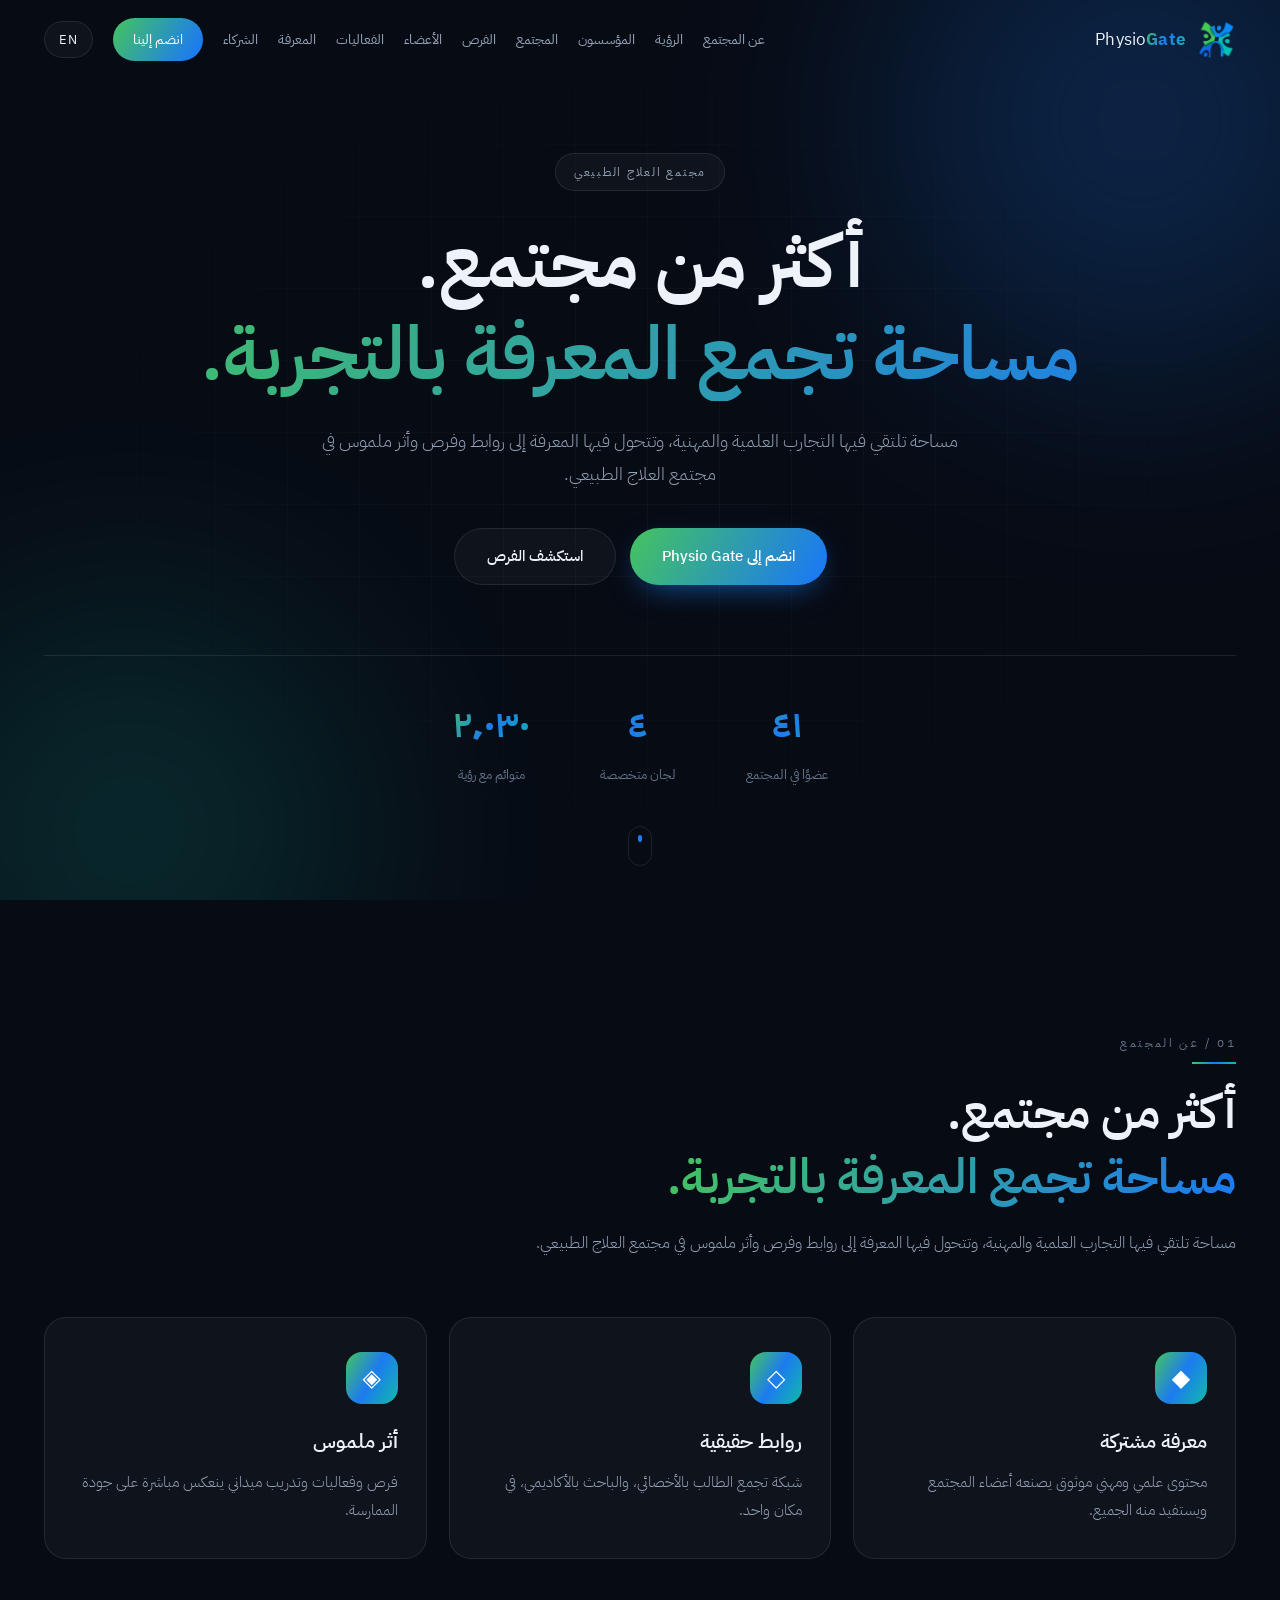
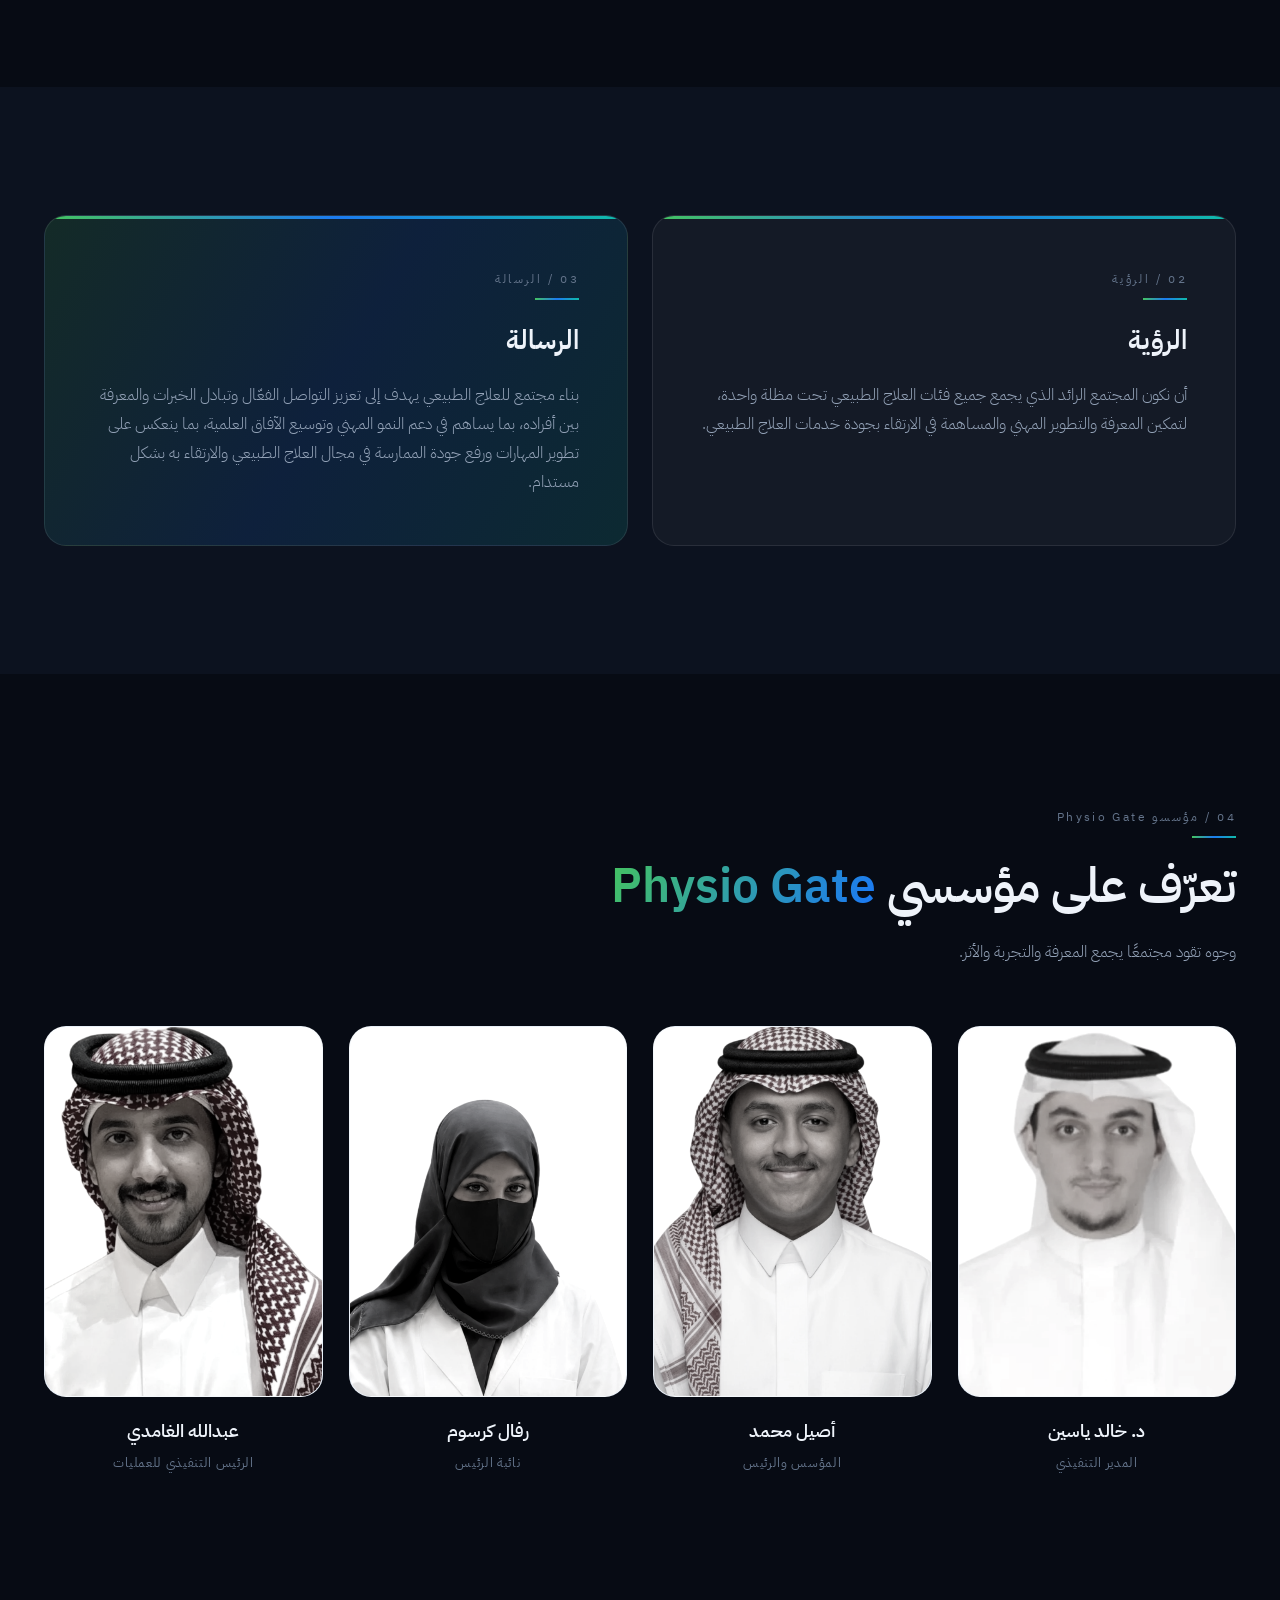
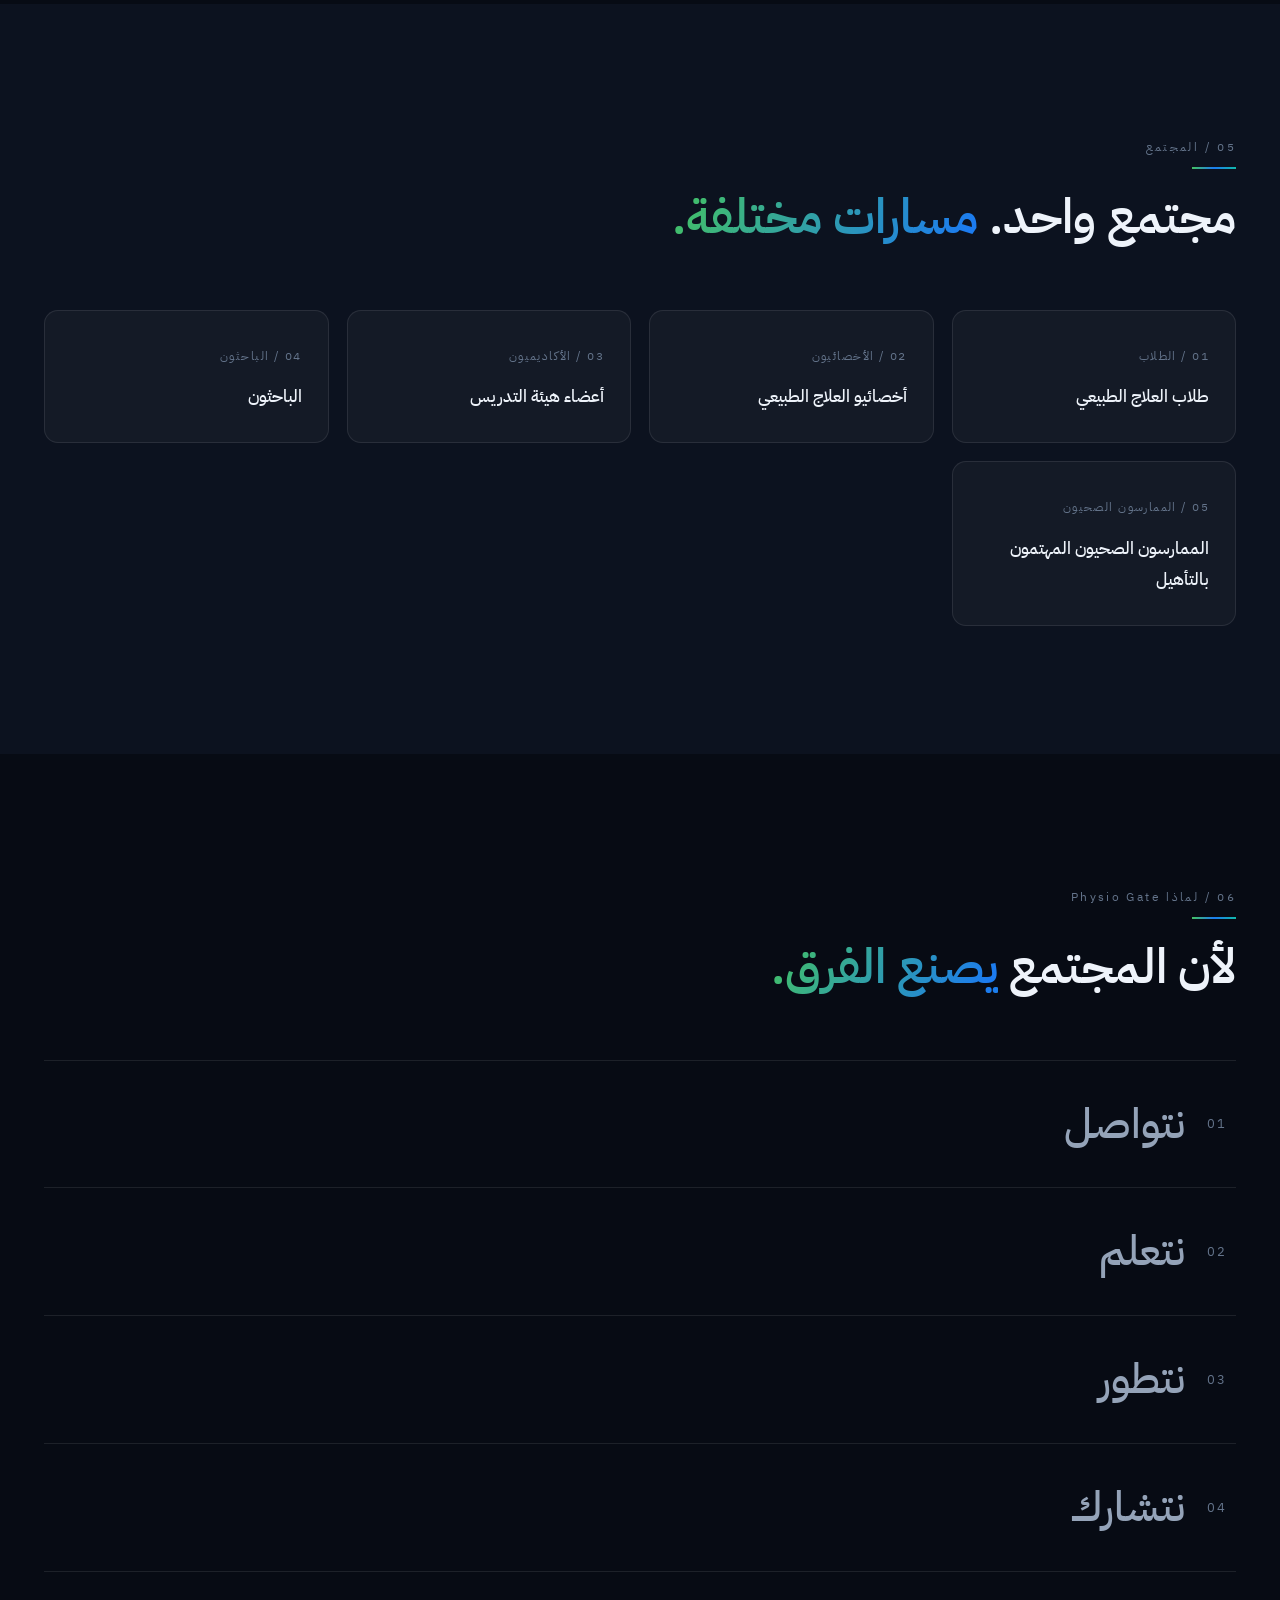
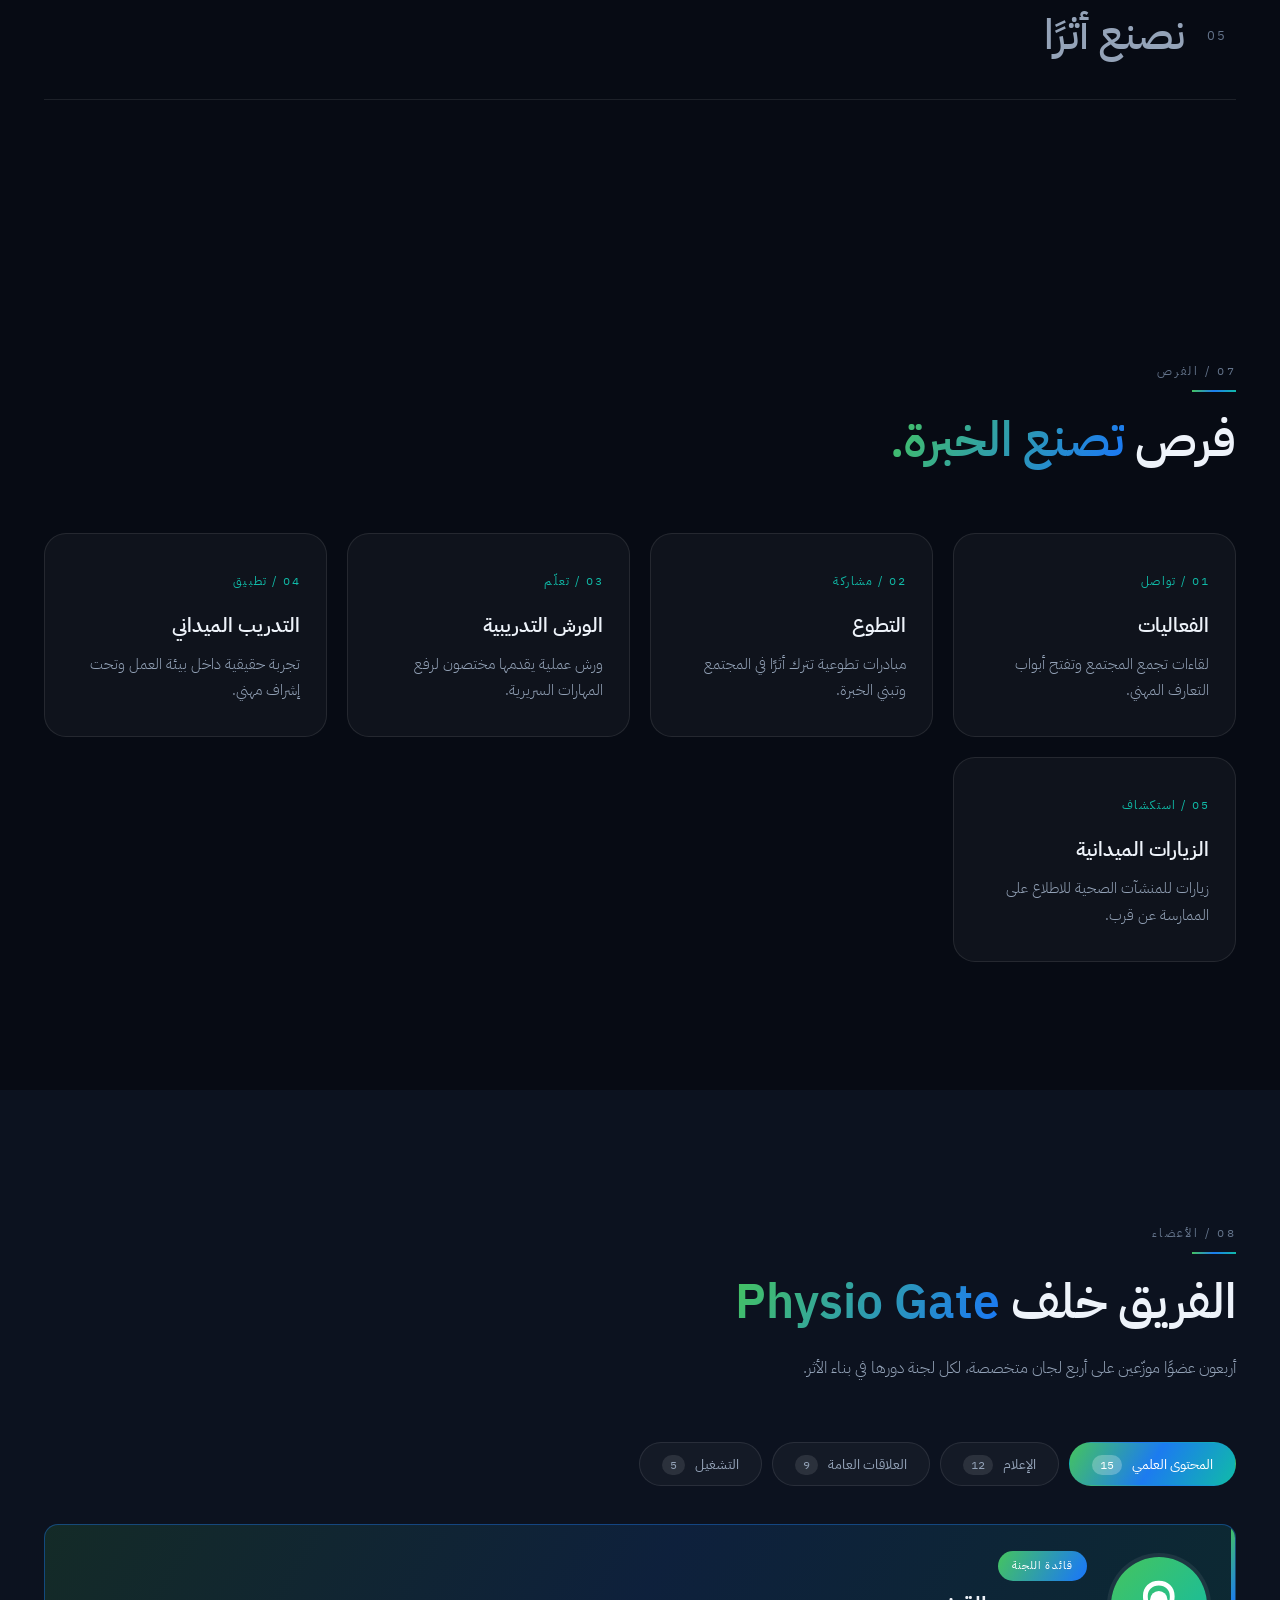
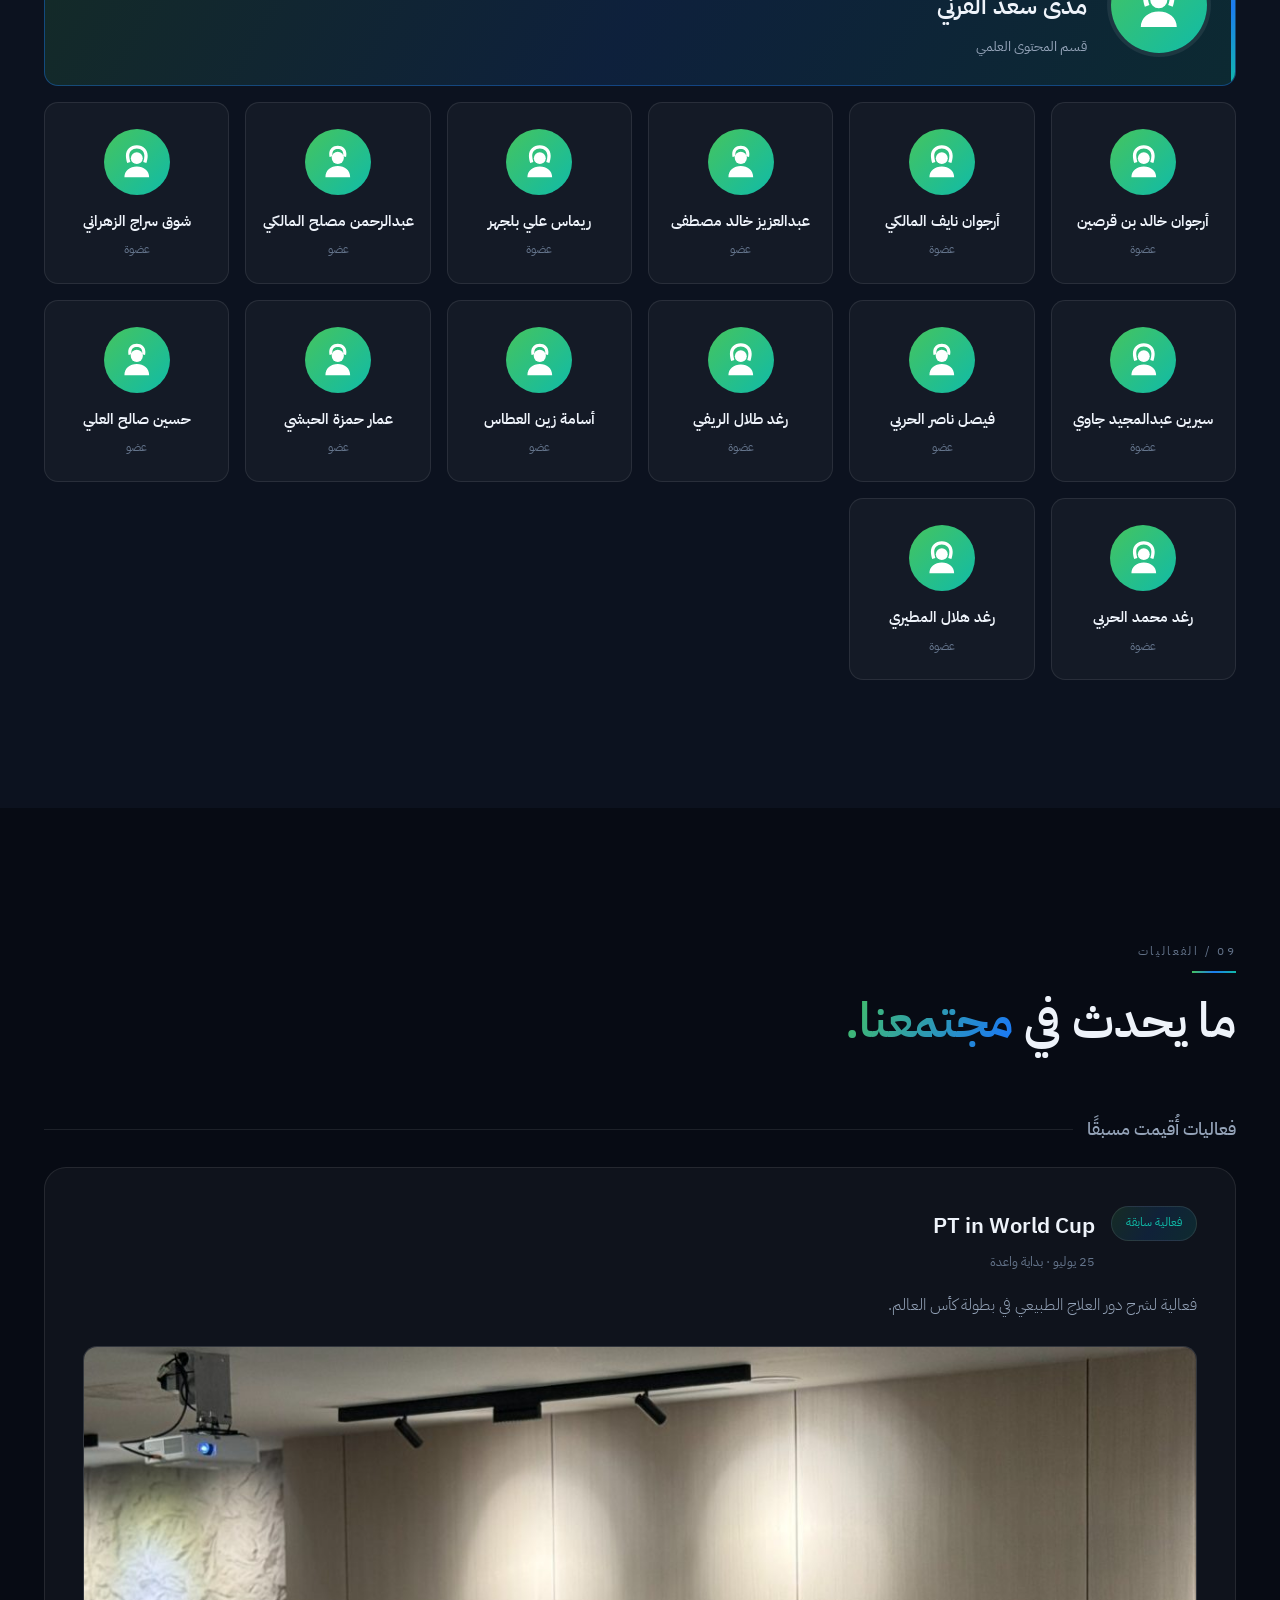
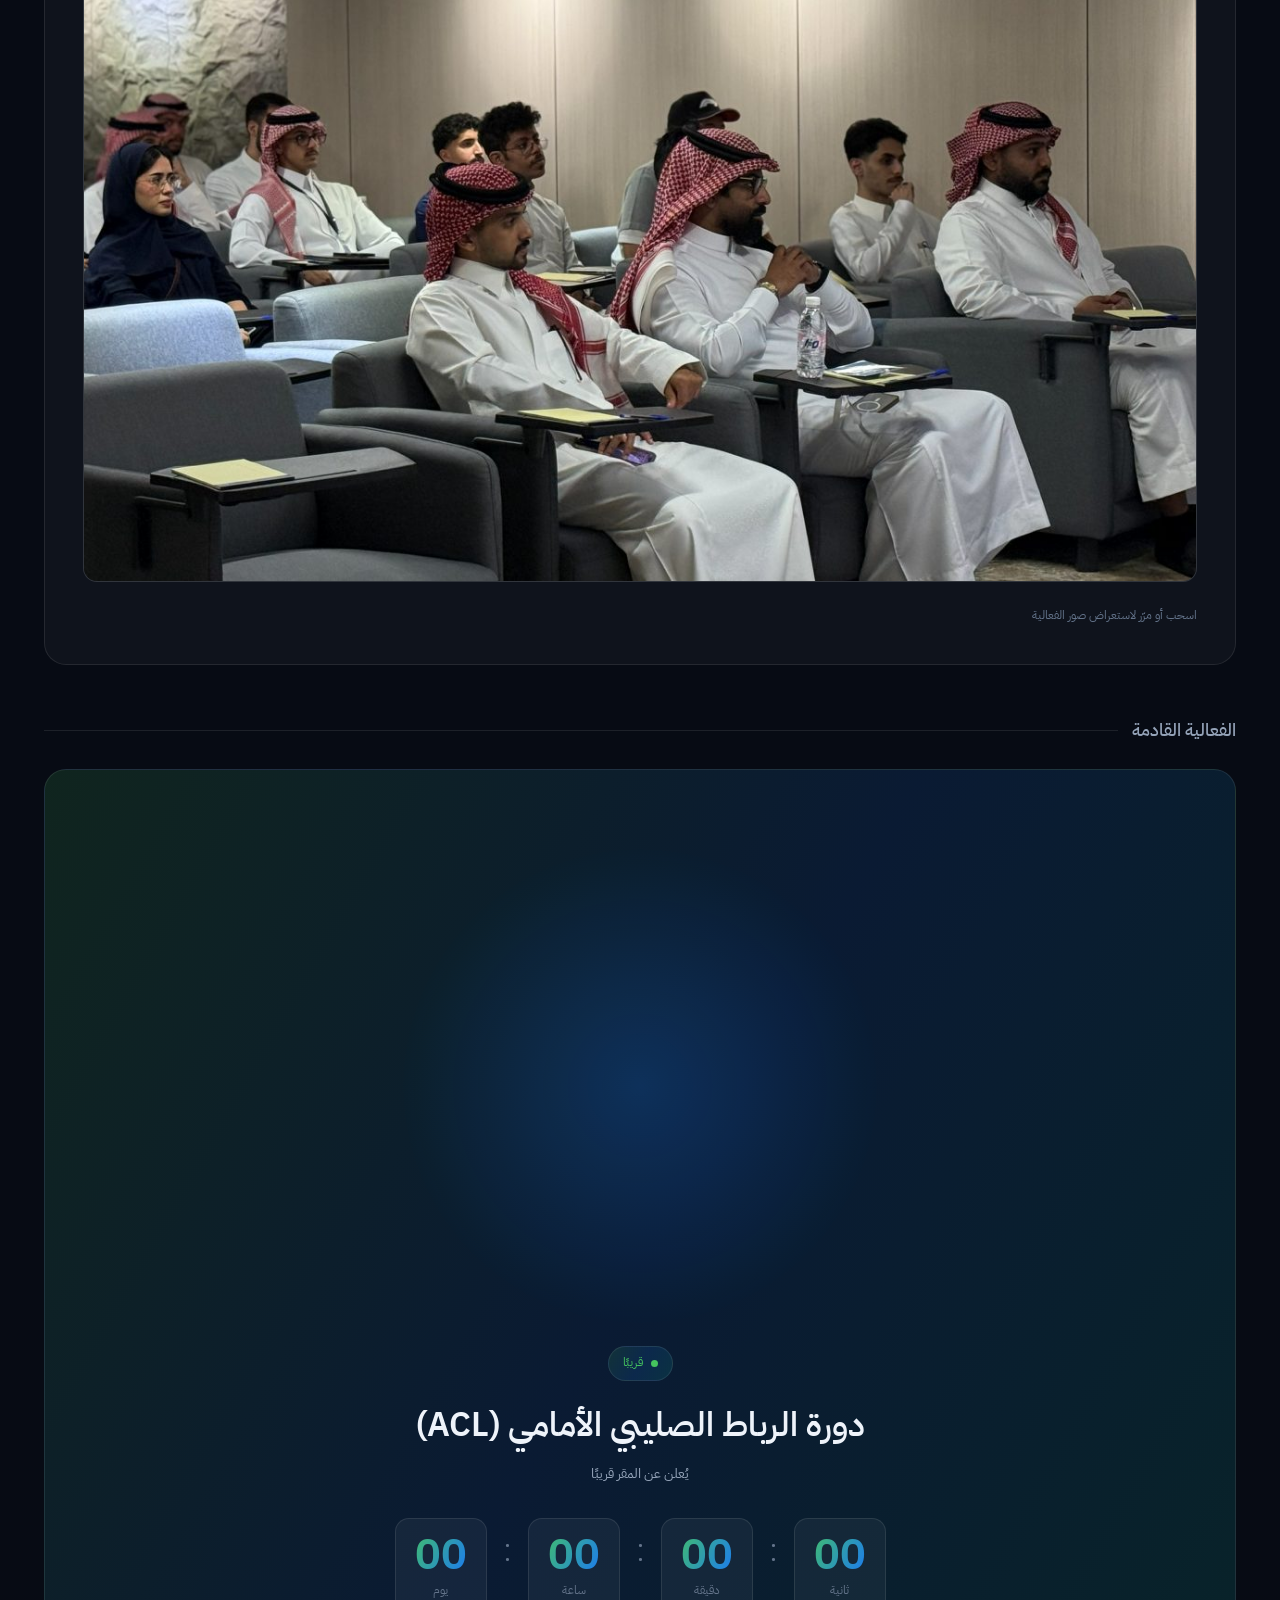
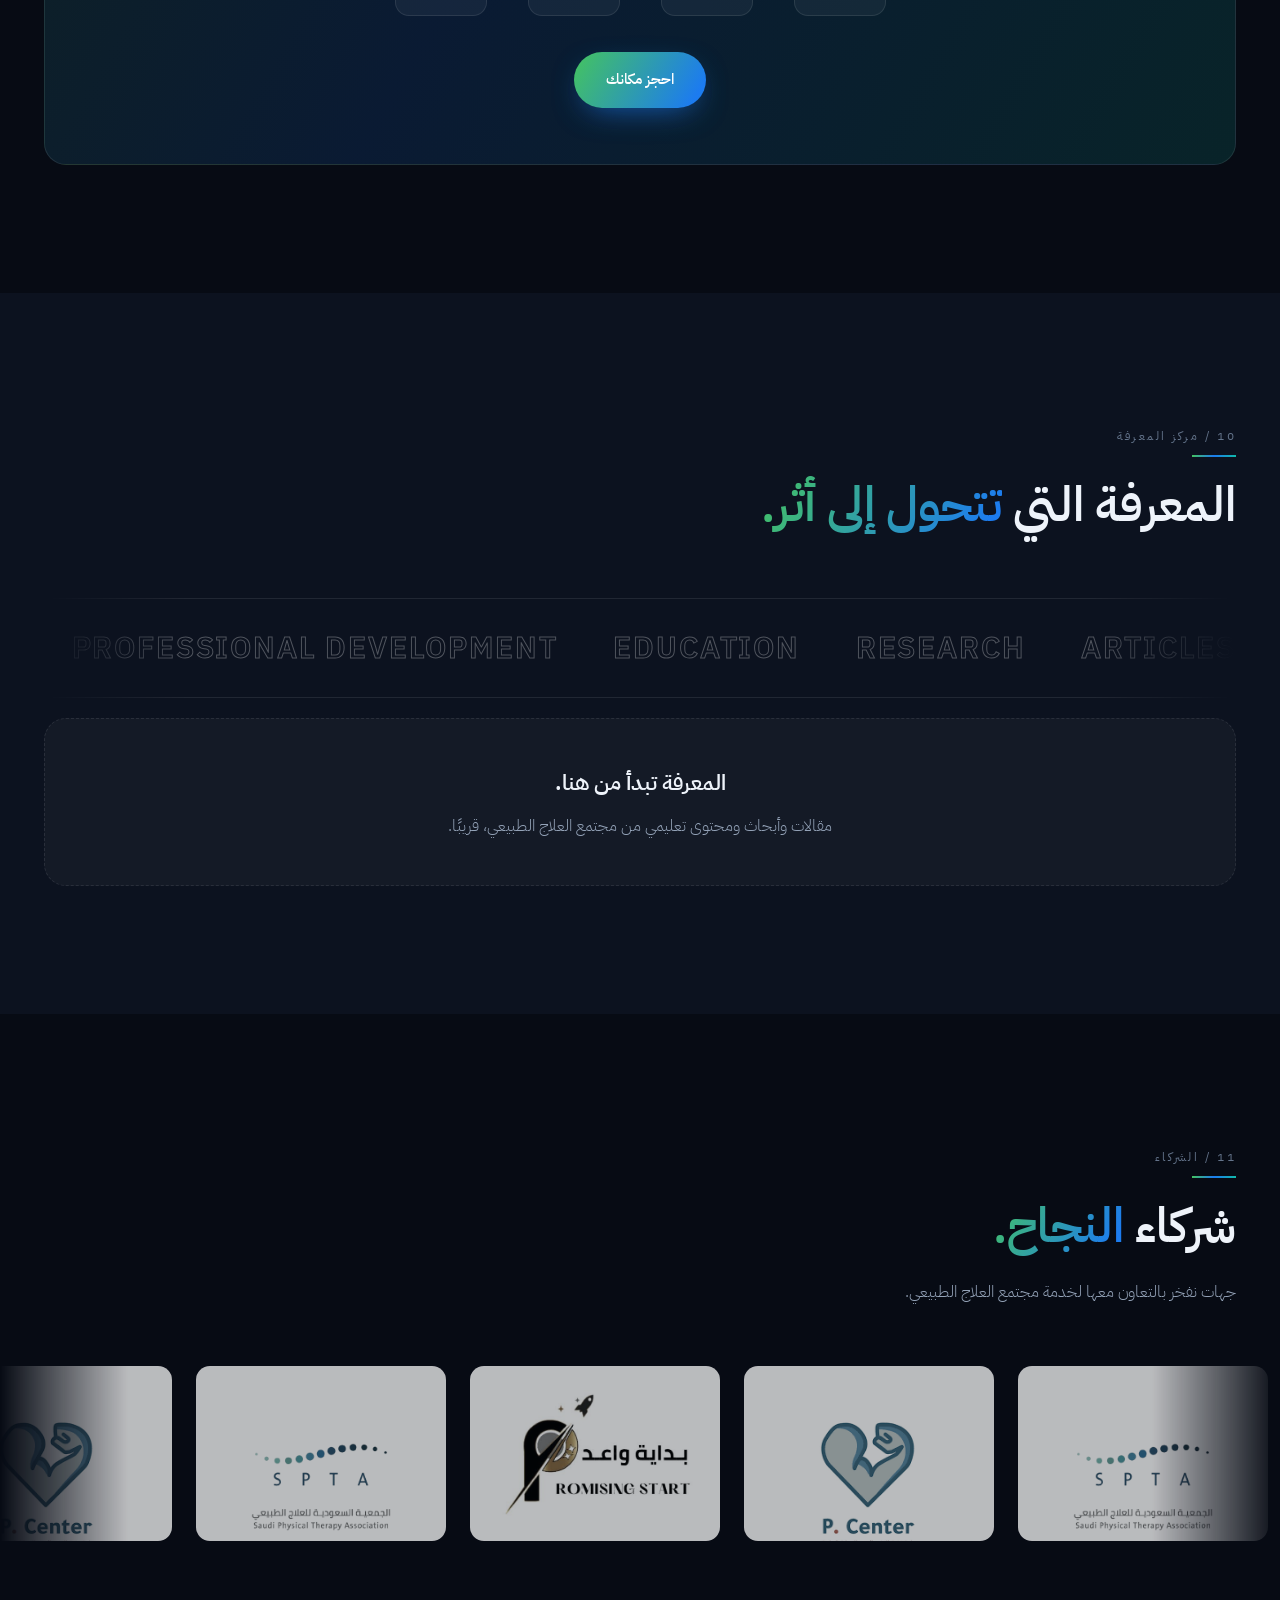
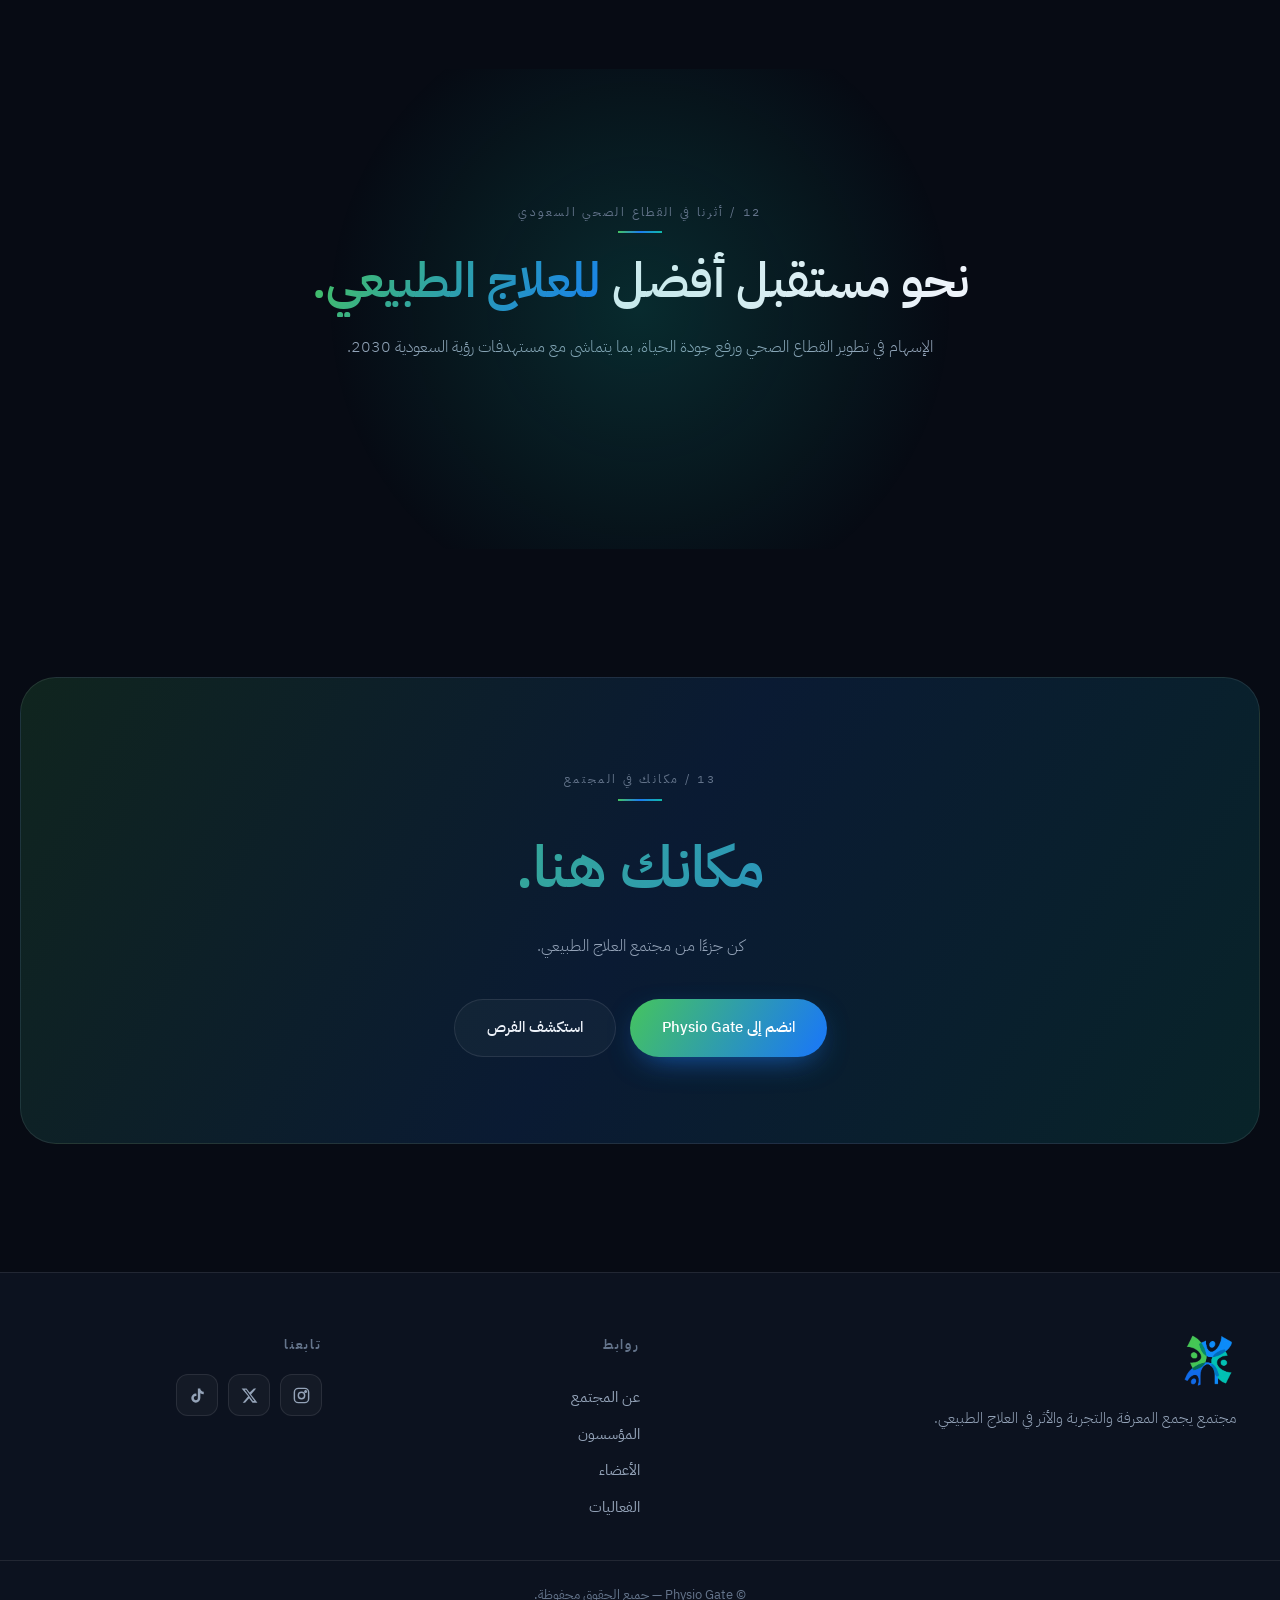
<file: index.html>
<!DOCTYPE html>
<html lang="ar" dir="rtl">
<head>
<meta charset="UTF-8">
<meta name="viewport" content="width=device-width, initial-scale=1.0">
<title>Physio Gate | مجتمع العلاج الطبيعي في السعودية</title>
<meta name="description" content="Physio Gate مجتمع يجمع طلاب وأخصائيي وأكاديميي وباحثي العلاج الطبيعي تحت مظلة واحدة — فعاليات وورش وتدريب ميداني ومحتوى علمي، بما يتوافق مع رؤية السعودية 2030.">
<meta name="author" content="Physio Gate">
<meta name="theme-color" content="#070B14">

<!-- لو ربطت نطاقًا خاصًا لاحقًا، بدّل i9oly7.github.io/physiogate في كل الروابط تحت -->
<link rel="canonical" href="https://i9oly7.github.io/physiogate/">
<link rel="alternate" hreflang="ar" href="https://i9oly7.github.io/physiogate/">
<link rel="alternate" hreflang="en" href="https://i9oly7.github.io/physiogate/en/">
<link rel="alternate" hreflang="x-default" href="https://i9oly7.github.io/physiogate/">

<!-- Open Graph / واتساب وتويتر ولينكدإن -->
<meta property="og:site_name" content="Physio Gate">
<meta property="og:locale" content="ar_SA">
<meta property="og:locale:alternate" content="en_US">
<meta property="og:title" content="Physio Gate | مجتمع العلاج الطبيعي">
<meta property="og:description" content="مساحة تلتقي فيها التجارب العلمية والمهنية، وتتحول فيها المعرفة إلى روابط وفرص وأثر ملموس.">
<meta property="og:image" content="https://i9oly7.github.io/physiogate/assets/og-cover.png">
<meta property="og:image:width" content="1200">
<meta property="og:image:height" content="630">
<meta property="og:url" content="https://i9oly7.github.io/physiogate/">
<meta property="og:type" content="website">
<meta name="twitter:card" content="summary_large_image">
<meta name="twitter:title" content="Physio Gate | مجتمع العلاج الطبيعي">
<meta name="twitter:description" content="مجتمع يجمع المعرفة والتجربة والأثر في العلاج الطبيعي.">
<meta name="twitter:image" content="https://i9oly7.github.io/physiogate/assets/og-cover.png">

<link rel="icon" type="image/webp" href="assets/logo.webp">

<!-- بيانات منظمة — تساعد جوجل يفهم إن Physio Gate منظمة -->
<script type="application/ld+json">
{
  "@context": "https://schema.org",
  "@type": "Organization",
  "name": "Physio Gate",
  "alternateName": "مجتمع Physio Gate للعلاج الطبيعي",
  "url": "https://i9oly7.github.io/physiogate/",
  "logo": "https://i9oly7.github.io/physiogate/assets/logo.webp",
  "description": "مجتمع يجمع طلاب وأخصائيي وأكاديميي وباحثي العلاج الطبيعي تحت مظلة واحدة، لتمكين المعرفة والتطوير المهني والارتقاء بجودة خدمات العلاج الطبيعي.",
  "areaServed": { "@type": "Country", "name": "Saudi Arabia" },
  "knowsLanguage": ["ar", "en"],
  "sameAs": [
    "https://www.instagram.com/physiogatesa/",
    "https://x.com/PhysioGatesa",
    "https://www.tiktok.com/@physiogatesa"
  ]
}
</script>

<!-- IBM Plex Sans Arabic -->
<link rel="preconnect" href="https://fonts.googleapis.com">
<link rel="preconnect" href="https://fonts.gstatic.com" crossorigin>
<link href="https://fonts.googleapis.com/css2?family=IBM+Plex+Sans+Arabic:wght@100;200;300;400;500;600;700&family=IBM+Plex+Sans:wght@300;400;500;600;700&display=swap" rel="stylesheet">

<link rel="stylesheet" href="css/styles.css">
</head>
<body>

<!-- ============ أيقونات الأعضاء (SVG Sprite) ============ -->
<svg width="0" height="0" style="position:absolute" aria-hidden="true">
  <!-- أيقونة شاب -->
  <symbol id="av-m" viewBox="0 0 24 24">
    <path d="M12 2.2c-3 0-5.2 2-5.2 5 0 .6.1 1.3.2 1.9l1.8-.5c-.1-.5-.1-1-.1-1.4 0-1.8 1.3-3 3.3-3s3.3 1.2 3.3 3c0 .4 0 .9-.1 1.4l1.8.5c.1-.6.2-1.3.2-1.9 0-3-2.2-5-5.2-5z"/>
    <circle cx="12" cy="9.6" r="3.7"/>
    <path d="M12 14.6c-4.2 0-7.5 2.6-7.5 6.7h15c0-4.1-3.3-6.7-7.5-6.7z"/>
  </symbol>
  <!-- أيقونة فتاة -->
  <symbol id="av-f" viewBox="0 0 24 24">
    <path d="M12 2c-3.9 0-6.6 2.6-6.6 6.4 0 1.3.3 3 .8 4.4l1.9-.7c-.4-1.2-.7-2.5-.7-3.7 0-2.6 1.9-4.4 4.6-4.4s4.6 1.8 4.6 4.4c0 1.2-.2 2.5-.7 3.7l1.9.7c.5-1.4.8-3.1.8-4.4C18.6 4.6 15.9 2 12 2z"/>
    <circle cx="12" cy="9.8" r="3.6"/>
    <path d="M12 14.8c-4.2 0-7.5 2.6-7.5 6.5h15c0-3.9-3.3-6.5-7.5-6.5z"/>
  </symbol>
</svg>

<!-- ============ شاشة البداية / Preloader ============ -->
<div class="preloader" id="preloader">
  <div class="preloader__inner">
    <span class="logo logo--pre" role="img" aria-label="Physio Gate"></span>
    <span class="preloader__word">PHYSIO GATE</span>
    <div class="preloader__bar"><span></span></div>
  </div>
</div>

<!-- ============ مؤشر تقدم القراءة ============ -->
<div class="scroll-progress" id="scrollProgress"></div>

<!-- ============ الهيدر ============ -->
<header class="nav" id="nav">
  <div class="nav__wrap">
    <a href="#top" class="nav__brand">
      <span class="logo logo--nav" role="img" aria-label="Physio Gate"></span>
      <span>Physio<strong>Gate</strong></span>
    </a>

    <nav class="nav__links" id="navLinks">
      <!-- الترتيب هنا يطابق ترتيب الأقسام في الصفحة بالضبط -->
      <a href="#about">عن المجتمع</a>          <!-- 01 -->
      <a href="#vision">الرؤية</a>              <!-- 02 + 03 -->
      <a href="#founders">المؤسسون</a>          <!-- 04 -->
      <a href="#community">المجتمع</a>          <!-- 05 -->
      <a href="#opportunities">الفرص</a>        <!-- 07 -->
      <a href="#members">الأعضاء</a>            <!-- 08 -->
      <a href="#events">الفعاليات</a>           <!-- 09 -->
      <a href="#knowledge">المعرفة</a>          <!-- 10 -->
      <a href="#partners">الشركاء</a>           <!-- 11 -->
      <a href="join.html" class="nav__cta">انضم إلينا</a>
      <a href="en/index.html" class="nav__lang" hreflang="en">EN</a>
    </nav>

    <button class="nav__burger" id="navBurger" aria-label="القائمة">
      <span></span><span></span><span></span>
    </button>
  </div>
</header>

<main id="top">

<!-- ============ الهيرو ============ -->
<section class="hero">
  <div class="hero__glow hero__glow--a"></div>
  <div class="hero__glow hero__glow--b"></div>
  <div class="hero__grid-lines"></div>

  <div class="container hero__content">
    <span class="eyebrow reveal">مجتمع العلاج الطبيعي</span>
    <h1 class="hero__title reveal" data-delay="1">
      <span class="line">أكثر من مجتمع.</span>
      <span class="line grad">مساحة تجمع المعرفة بالتجربة.</span>
    </h1>
    <p class="hero__sub reveal" data-delay="2">
      مساحة تلتقي فيها التجارب العلمية والمهنية، وتتحول فيها المعرفة
      إلى روابط وفرص وأثر ملموس في مجتمع العلاج الطبيعي.
    </p>
    <div class="hero__actions reveal" data-delay="3">
      <a href="join.html" class="btn btn--primary">انضم إلى Physio Gate</a>
      <a href="#opportunities" class="btn btn--ghost">استكشف الفرص</a>
    </div>

    <div class="hero__stats reveal" data-delay="4">
      <div class="stat"><b data-count="41">0</b><span>عضوًا في المجتمع</span></div>
      <div class="stat"><b data-count="4">0</b><span>لجان متخصصة</span></div>
      <div class="stat"><b data-count="2030">0</b><span>متوائم مع رؤية</span></div>
    </div>
  </div>

  <a href="#about" class="hero__scroll" aria-label="انزل للأسفل"><span></span></a>
</section>

<!-- ============ 01 عن المجتمع ============ -->
<section class="section" id="about">
  <div class="container">
    <div class="sec-head reveal">
      <span class="sec-num">01 / عن المجتمع</span>
      <h2 class="sec-title">أكثر من مجتمع.<br><span class="grad">مساحة تجمع المعرفة بالتجربة.</span></h2>
      <p class="sec-text">
        مساحة تلتقي فيها التجارب العلمية والمهنية، وتتحول فيها المعرفة إلى روابط
        وفرص وأثر ملموس في مجتمع العلاج الطبيعي.
      </p>
    </div>

    <div class="about-cards">
      <article class="acard reveal" data-delay="1">
        <div class="acard__icon">◆</div>
        <h3>معرفة مشتركة</h3>
        <p>محتوى علمي ومهني موثوق يصنعه أعضاء المجتمع ويستفيد منه الجميع.</p>
      </article>
      <article class="acard reveal" data-delay="2">
        <div class="acard__icon">◇</div>
        <h3>روابط حقيقية</h3>
        <p>شبكة تجمع الطالب بالأخصائي، والباحث بالأكاديمي، في مكان واحد.</p>
      </article>
      <article class="acard reveal" data-delay="3">
        <div class="acard__icon">◈</div>
        <h3>أثر ملموس</h3>
        <p>فرص وفعاليات وتدريب ميداني ينعكس مباشرة على جودة الممارسة.</p>
      </article>
    </div>
  </div>
</section>

<!-- ============ 02 الرؤية + 03 الرسالة ============ -->
<section class="section section--alt" id="vision">
  <div class="container">
    <div class="vm">
      <article class="vm__card reveal">
        <span class="sec-num">02 / الرؤية</span>
        <h3 class="vm__title">الرؤية</h3>
        <p>
          أن نكون المجتمع الرائد الذي يجمع جميع فئات العلاج الطبيعي تحت مظلة واحدة،
          لتمكين المعرفة والتطوير المهني والمساهمة في الارتقاء بجودة خدمات العلاج الطبيعي.
        </p>
      </article>

      <article class="vm__card vm__card--accent reveal" data-delay="2">
        <span class="sec-num">03 / الرسالة</span>
        <h3 class="vm__title">الرسالة</h3>
        <p>
          بناء مجتمع للعلاج الطبيعي يهدف إلى تعزيز التواصل الفعّال وتبادل الخبرات
          والمعرفة بين أفراده، بما يساهم في دعم النمو المهني وتوسيع الآفاق العلمية،
          بما ينعكس على تطوير المهارات ورفع جودة الممارسة في مجال العلاج الطبيعي
          والارتقاء به بشكل مستدام.
        </p>
      </article>
    </div>
  </div>
</section>

<!-- ============ 04 المؤسسون ============ -->
<section class="section" id="founders">
  <div class="container">
    <div class="sec-head reveal">
      <span class="sec-num">04 / مؤسسو Physio Gate</span>
      <h2 class="sec-title">تعرّف على مؤسسي <span class="grad">Physio Gate</span></h2>
      <p class="sec-text">وجوه تقود مجتمعًا يجمع المعرفة والتجربة والأثر.</p>
    </div>

    <div class="founders">

      <!-- مؤسس 1 -->
      <article class="founder reveal" data-delay="1">
        <div class="founder__media">
          <img src="assets/founders/khaled-yaseen.webp" alt="د. خالد ياسين" loading="lazy">
          <div class="founder__overlay">
            <a href="https://www.linkedin.com/in/dr-khalid-yaseen-ab838a3a4/" target="_blank" rel="noopener" class="founder__li" aria-label="LinkedIn د. خالد ياسين">
              <svg viewBox="0 0 24 24" fill="currentColor"><path d="M4.98 3.5a2.5 2.5 0 1 1 0 5 2.5 2.5 0 0 1 0-5zM3 9h4v12H3zM9 9h3.8v1.7h.05c.53-.95 1.83-1.95 3.77-1.95 4.03 0 4.78 2.5 4.78 5.76V21h-4v-5.5c0-1.31-.02-3-1.9-3-1.9 0-2.2 1.43-2.2 2.9V21H9z"/></svg>
            </a>
          </div>
        </div>
        <h3 class="founder__name">د. خالد ياسين</h3>
        <span class="founder__role">المدير التنفيذي</span>
      </article>

      <!-- مؤسس 2 -->
      <article class="founder reveal" data-delay="2">
        <div class="founder__media">
          <img src="assets/founders/aseel-mohammed.webp" alt="أصيل محمد" loading="lazy">
          <div class="founder__overlay">
            <a href="https://www.linkedin.com/in/aseel-mohammed-5716b0393/" target="_blank" rel="noopener" class="founder__li" aria-label="LinkedIn أصيل محمد">
              <svg viewBox="0 0 24 24" fill="currentColor"><path d="M4.98 3.5a2.5 2.5 0 1 1 0 5 2.5 2.5 0 0 1 0-5zM3 9h4v12H3zM9 9h3.8v1.7h.05c.53-.95 1.83-1.95 3.77-1.95 4.03 0 4.78 2.5 4.78 5.76V21h-4v-5.5c0-1.31-.02-3-1.9-3-1.9 0-2.2 1.43-2.2 2.9V21H9z"/></svg>
            </a>
          </div>
        </div>
        <h3 class="founder__name">أصيل محمد</h3>
        <span class="founder__role">المؤسس والرئيس</span>
      </article>

      <!-- مؤسس 3 -->
      <article class="founder reveal" data-delay="3">
        <div class="founder__media">
          <img src="assets/founders/rafal-karsoum.webp" alt="رفال كرسوم" loading="lazy">
          <div class="founder__overlay">
            <a href="https://www.linkedin.com/in/refal-karsoum-50687a419/" target="_blank" rel="noopener" class="founder__li" aria-label="LinkedIn رفال كرسوم">
              <svg viewBox="0 0 24 24" fill="currentColor"><path d="M4.98 3.5a2.5 2.5 0 1 1 0 5 2.5 2.5 0 0 1 0-5zM3 9h4v12H3zM9 9h3.8v1.7h.05c.53-.95 1.83-1.95 3.77-1.95 4.03 0 4.78 2.5 4.78 5.76V21h-4v-5.5c0-1.31-.02-3-1.9-3-1.9 0-2.2 1.43-2.2 2.9V21H9z"/></svg>
            </a>
          </div>
        </div>
        <h3 class="founder__name">رفال كرسوم</h3>
        <span class="founder__role">نائبة الرئيس</span>
      </article>

      <!-- مؤسس 4 -->
      <article class="founder reveal" data-delay="4">
        <div class="founder__media">
          <img src="assets/founders/abdullah-alghamdi.webp" alt="عبدالله الغامدي" loading="lazy">
          <div class="founder__overlay">
            <a href="https://www.linkedin.com/in/abdullah-alghamdi-80669140b/" target="_blank" rel="noopener" class="founder__li" aria-label="LinkedIn عبدالله الغامدي">
              <svg viewBox="0 0 24 24" fill="currentColor"><path d="M4.98 3.5a2.5 2.5 0 1 1 0 5 2.5 2.5 0 0 1 0-5zM3 9h4v12H3zM9 9h3.8v1.7h.05c.53-.95 1.83-1.95 3.77-1.95 4.03 0 4.78 2.5 4.78 5.76V21h-4v-5.5c0-1.31-.02-3-1.9-3-1.9 0-2.2 1.43-2.2 2.9V21H9z"/></svg>
            </a>
          </div>
        </div>
        <h3 class="founder__name">عبدالله الغامدي</h3>
        <span class="founder__role">الرئيس التنفيذي للعمليات</span>
      </article>

    </div>
  </div>
</section>

<!-- ============ 05 المجتمع / المسارات ============ -->
<section class="section section--alt" id="community">
  <div class="container">
    <div class="sec-head reveal">
      <span class="sec-num">05 / المجتمع</span>
      <h2 class="sec-title">مجتمع واحد. <span class="grad">مسارات مختلفة.</span></h2>
    </div>

    <div class="tracks">
      <article class="track reveal" data-delay="1">
        <span class="track__num">01 / الطلاب</span>
        <h3>طلاب العلاج الطبيعي</h3>
      </article>
      <article class="track reveal" data-delay="2">
        <span class="track__num">02 / الأخصائيون</span>
        <h3>أخصائيو العلاج الطبيعي</h3>
      </article>
      <article class="track reveal" data-delay="3">
        <span class="track__num">03 / الأكاديميون</span>
        <h3>أعضاء هيئة التدريس</h3>
      </article>
      <article class="track reveal" data-delay="4">
        <span class="track__num">04 / الباحثون</span>
        <h3>الباحثون</h3>
      </article>
      <article class="track reveal" data-delay="5">
        <span class="track__num">05 / الممارسون الصحيون</span>
        <h3>الممارسون الصحيون المهتمون بالتأهيل</h3>
      </article>
    </div>
  </div>
</section>

<!-- ============ 06 لماذا Physio Gate ============ -->
<section class="section section--why" id="why">
  <div class="container">
    <div class="sec-head reveal">
      <span class="sec-num">06 / لماذا Physio Gate</span>
      <h2 class="sec-title">لأن المجتمع <span class="grad">يصنع الفرق.</span></h2>
    </div>

    <ul class="why-list">
      <li class="reveal" data-delay="1"><span>01</span> نتواصل</li>
      <li class="reveal" data-delay="2"><span>02</span> نتعلم</li>
      <li class="reveal" data-delay="3"><span>03</span> نتطور</li>
      <li class="reveal" data-delay="4"><span>04</span> نتشارك</li>
      <li class="reveal" data-delay="5"><span>05</span> نصنع أثرًا</li>
    </ul>
  </div>
</section>

<!-- ============ 07 الفرص ============ -->
<section class="section" id="opportunities">
  <div class="container">
    <div class="sec-head reveal">
      <span class="sec-num">07 / الفرص</span>
      <h2 class="sec-title">فرص <span class="grad">تصنع الخبرة.</span></h2>
    </div>

    <div class="opps">
      <article class="opp reveal" data-delay="1">
        <span class="opp__tag">01 / تواصل</span>
        <h3>الفعاليات</h3>
        <p>لقاءات تجمع المجتمع وتفتح أبواب التعارف المهني.</p>
      </article>
      <article class="opp reveal" data-delay="2">
        <span class="opp__tag">02 / مشاركة</span>
        <h3>التطوع</h3>
        <p>مبادرات تطوعية تترك أثرًا في المجتمع وتبني الخبرة.</p>
      </article>
      <article class="opp reveal" data-delay="3">
        <span class="opp__tag">03 / تعلّم</span>
        <h3>الورش التدريبية</h3>
        <p>ورش عملية يقدمها مختصون لرفع المهارات السريرية.</p>
      </article>
      <article class="opp reveal" data-delay="4">
        <span class="opp__tag">04 / تطبيق</span>
        <h3>التدريب الميداني</h3>
        <p>تجربة حقيقية داخل بيئة العمل وتحت إشراف مهني.</p>
      </article>
      <article class="opp reveal" data-delay="5">
        <span class="opp__tag">05 / استكشاف</span>
        <h3>الزيارات الميدانية</h3>
        <p>زيارات للمنشآت الصحية للاطلاع على الممارسة عن قرب.</p>
      </article>
    </div>
  </div>
</section>

<!-- ============ 08 الأعضاء / اللجان ============ -->
<section class="section section--alt" id="members">
  <div class="container">
    <div class="sec-head reveal">
      <span class="sec-num">08 / الأعضاء</span>
      <h2 class="sec-title">الفريق خلف <span class="grad">Physio Gate</span></h2>
      <p class="sec-text">
        أربعون عضوًا موزّعين على أربع لجان متخصصة، لكل لجنة دورها في بناء الأثر.
      </p>
    </div>

    <!-- أزرار اللجان -->
    <div class="tabs reveal" id="memberTabs">
      <button class="tab is-active" data-tab="content">المحتوى العلمي <i>15</i></button>
      <button class="tab" data-tab="media">الإعلام <i>12</i></button>
      <button class="tab" data-tab="pr">العلاقات العامة <i>9</i></button>
      <button class="tab" data-tab="ops">التشغيل <i>5</i></button>
    </div>

    <!-- ========== لجنة المحتوى العلمي (15) ========== -->
    <div class="members is-active" data-panel="content">
      <article class="member member--lead">
        <span class="member__avatar"><svg><use href="#av-f"></use></svg></span>
        <div class="member__info">
          <span class="member__badge">قائدة اللجنة</span>
          <h3 class="member__name">مدى سعد القرني</h3>
          <span class="member__role">قسم المحتوى العلمي</span>
        </div>
      </article>
      <article class="member"><span class="member__avatar"><svg><use href="#av-f"></use></svg></span><h3 class="member__name">أرجوان خالد بن قرصين</h3><span class="member__role">عضوة</span></article>
      <article class="member"><span class="member__avatar"><svg><use href="#av-f"></use></svg></span><h3 class="member__name">أرجوان نايف المالكي</h3><span class="member__role">عضوة</span></article>
      <article class="member"><span class="member__avatar"><svg><use href="#av-m"></use></svg></span><h3 class="member__name">عبدالعزيز خالد مصطفى</h3><span class="member__role">عضو</span></article>
      <article class="member"><span class="member__avatar"><svg><use href="#av-f"></use></svg></span><h3 class="member__name">ريماس علي بلجهر</h3><span class="member__role">عضوة</span></article>
      <article class="member"><span class="member__avatar"><svg><use href="#av-m"></use></svg></span><h3 class="member__name">عبدالرحمن مصلح المالكي</h3><span class="member__role">عضو</span></article>
      <article class="member"><span class="member__avatar"><svg><use href="#av-f"></use></svg></span><h3 class="member__name">شوق سراج الزهراني</h3><span class="member__role">عضوة</span></article>
      <article class="member"><span class="member__avatar"><svg><use href="#av-f"></use></svg></span><h3 class="member__name">سيرين عبدالمجيد جاوي</h3><span class="member__role">عضوة</span></article>
      <article class="member"><span class="member__avatar"><svg><use href="#av-m"></use></svg></span><h3 class="member__name">فيصل ناصر الحربي</h3><span class="member__role">عضو</span></article>
      <article class="member"><span class="member__avatar"><svg><use href="#av-f"></use></svg></span><h3 class="member__name">رغد طلال الريفي</h3><span class="member__role">عضوة</span></article>
      <article class="member"><span class="member__avatar"><svg><use href="#av-m"></use></svg></span><h3 class="member__name">أسامة زين العطاس</h3><span class="member__role">عضو</span></article>
      <article class="member"><span class="member__avatar"><svg><use href="#av-m"></use></svg></span><h3 class="member__name">عمار حمزة الحبشي</h3><span class="member__role">عضو</span></article>
      <article class="member"><span class="member__avatar"><svg><use href="#av-m"></use></svg></span><h3 class="member__name">حسين صالح العلي</h3><span class="member__role">عضو</span></article>
      <article class="member"><span class="member__avatar"><svg><use href="#av-f"></use></svg></span><h3 class="member__name">رغد محمد الحربي</h3><span class="member__role">عضوة</span></article>
      <article class="member"><span class="member__avatar"><svg><use href="#av-f"></use></svg></span><h3 class="member__name">رغد هلال المطيري</h3><span class="member__role">عضوة</span></article>
    </div>

    <!-- ========== لجنة الإعلام (12) ========== -->
    <div class="members" data-panel="media">
      <article class="member member--lead">
        <span class="member__avatar"><svg><use href="#av-f"></use></svg></span>
        <div class="member__info">
          <span class="member__badge">قائدة اللجنة</span>
          <h3 class="member__name">رفال كرسوم</h3>
          <span class="member__role">قسم الإعلام</span>
        </div>
      </article>
      <article class="member"><span class="member__avatar"><svg><use href="#av-f"></use></svg></span><h3 class="member__name">ندى سعيد الزهراني</h3><span class="member__role">عضوة</span></article>
      <article class="member"><span class="member__avatar"><svg><use href="#av-f"></use></svg></span><h3 class="member__name">ريم حامد أبوعصيدة</h3><span class="member__role">عضوة</span></article>
      <article class="member"><span class="member__avatar"><svg><use href="#av-f"></use></svg></span><h3 class="member__name">فجر عبدالله الأسمري</h3><span class="member__role">عضوة</span></article>
      <article class="member"><span class="member__avatar"><svg><use href="#av-f"></use></svg></span><h3 class="member__name">نورهان خانم محمد مازن بيروتي</h3><span class="member__role">عضوة</span></article>
      <article class="member"><span class="member__avatar"><svg><use href="#av-m"></use></svg></span><h3 class="member__name">أحمد ياسين السليماني</h3><span class="member__role">عضو</span></article>
      <article class="member"><span class="member__avatar"><svg><use href="#av-f"></use></svg></span><h3 class="member__name">رانيا تركي العتيبي</h3><span class="member__role">عضوة</span></article>
      <article class="member"><span class="member__avatar"><svg><use href="#av-f"></use></svg></span><h3 class="member__name">سديم شامان العتيبي</h3><span class="member__role">عضوة</span></article>
      <article class="member"><span class="member__avatar"><svg><use href="#av-f"></use></svg></span><h3 class="member__name">رزان أسامة الحطامي</h3><span class="member__role">عضوة</span></article>
      <article class="member"><span class="member__avatar"><svg><use href="#av-f"></use></svg></span><h3 class="member__name">فرح أحمد الطويرقي</h3><span class="member__role">عضوة</span></article>
      <article class="member"><span class="member__avatar"><svg><use href="#av-f"></use></svg></span><h3 class="member__name">ميار مروان بوقس</h3><span class="member__role">عضوة</span></article>
      <article class="member"><span class="member__avatar"><svg><use href="#av-m"></use></svg></span><h3 class="member__name">فهد عبدالله المطيري</h3><span class="member__role">عضو</span></article>
    </div>

    <!-- ========== لجنة العلاقات العامة (9) ========== -->
    <div class="members" data-panel="pr">
      <article class="member member--lead">
        <span class="member__avatar"><svg><use href="#av-m"></use></svg></span>
        <div class="member__info">
          <span class="member__badge">قائد اللجنة</span>
          <h3 class="member__name">أمين حاتم عبدالرحمن</h3>
          <span class="member__role">قسم العلاقات العامة</span>
        </div>
      </article>
      <article class="member"><span class="member__avatar"><svg><use href="#av-f"></use></svg></span><h3 class="member__name">رغد بسام فلمبان</h3><span class="member__role">عضوة</span></article>
      <article class="member"><span class="member__avatar"><svg><use href="#av-m"></use></svg></span><h3 class="member__name">ماجد ياسر الجهني</h3><span class="member__role">عضو</span></article>
      <article class="member"><span class="member__avatar"><svg><use href="#av-m"></use></svg></span><h3 class="member__name">عبدالله أحمد طنين</h3><span class="member__role">عضو</span></article>
      <article class="member"><span class="member__avatar"><svg><use href="#av-m"></use></svg></span><h3 class="member__name">خيري أبوعبيدة الآغا</h3><span class="member__role">عضو</span></article>
      <article class="member"><span class="member__avatar"><svg><use href="#av-f"></use></svg></span><h3 class="member__name">الجوري سامي الحربي</h3><span class="member__role">عضوة</span></article>
      <article class="member"><span class="member__avatar"><svg><use href="#av-m"></use></svg></span><h3 class="member__name">فارس طارق ظفر</h3><span class="member__role">عضو</span></article>
      <article class="member"><span class="member__avatar"><svg><use href="#av-f"></use></svg></span><h3 class="member__name">شيماء عبدالرحمن الحربي</h3><span class="member__role">عضوة</span></article>
      <article class="member"><span class="member__avatar"><svg><use href="#av-f"></use></svg></span><h3 class="member__name">ليان رامي باراسين</h3><span class="member__role">عضوة</span></article>
    </div>

    <!-- ========== لجنة التشغيل (5) ========== -->
    <div class="members" data-panel="ops">
      <article class="member member--lead">
        <span class="member__avatar"><svg><use href="#av-m"></use></svg></span>
        <div class="member__info">
          <span class="member__badge">قائد اللجنة</span>
          <h3 class="member__name">مزيد طارق الخطاف</h3>
          <span class="member__role">قسم التشغيل</span>
        </div>
      </article>
      <article class="member"><span class="member__avatar"><svg><use href="#av-f"></use></svg></span><h3 class="member__name">شادن محمد ميمني</h3><span class="member__role">عضوة</span></article>
      <article class="member"><span class="member__avatar"><svg><use href="#av-m"></use></svg></span><h3 class="member__name">أحمد إبراهيم أخضر</h3><span class="member__role">عضو</span></article>
      <article class="member"><span class="member__avatar"><svg><use href="#av-f"></use></svg></span><h3 class="member__name">جنّة عمرو عبدالخالق</h3><span class="member__role">عضوة</span></article>
      <article class="member"><span class="member__avatar"><svg><use href="#av-f"></use></svg></span><h3 class="member__name">فرح أحمد اليوبي</h3><span class="member__role">عضوة</span></article>
    </div>

  </div>
</section>

<!-- ============ 09 الفعاليات ============ -->
<section class="section" id="events">
  <div class="container">
    <div class="sec-head reveal">
      <span class="sec-num">09 / الفعاليات</span>
      <h2 class="sec-title">ما يحدث في <span class="grad">مجتمعنا.</span></h2>
    </div>

    <h3 class="sub-head reveal">فعاليات أُقيمت مسبقًا</h3>

    <article class="event reveal">
      <div class="event__top">
        <span class="chip">فعالية سابقة</span>
        <div>
          <h4 class="event__title">PT in World Cup</h4>
          <span class="event__meta">25 يوليو · بداية واعدة</span>
        </div>
      </div>
      <p class="event__desc">فعالية لشرح دور العلاج الطبيعي في بطولة كأس العالم.</p>

      <div class="gallery" id="gallery1">
        <div class="gallery__track">
          <img src="assets/events/world-cup/1.jpg" alt="PT in World Cup event photograph 1" loading="lazy">
          <img src="assets/events/world-cup/2.jpg" alt="PT in World Cup event photograph 2" loading="lazy">
          <img src="assets/events/world-cup/3.jpg" alt="PT in World Cup event photograph 3" loading="lazy">
          <img src="assets/events/world-cup/4.jpg" alt="PT in World Cup event photograph 4" loading="lazy">
        </div>
      </div>
      <span class="gallery__hint">اسحب أو مرّر لاستعراض صور الفعالية</span>
    </article>

    <h3 class="sub-head reveal">الفعالية القادمة</h3>

    <!-- ===========================================================
         العدّاد التنازلي
         -----------------------------------------------------------
         • غيّر data-date لتاريخ الفعالية بصيغة: YYYY-MM-DDTHH:MM
         • غيّر data-title و data-place لاسم الفعالية ومكانها
         • لو خليت data-date فاضي → يظهر "ترقّبوا الإعلان" تلقائيًا
         =========================================================== -->
    <div class="countdown reveal"
         id="countdown"
         data-date="2026-11-17T17:00"
         data-title="دورة الرباط الصليبي الأمامي (ACL)"
         data-place="يُعلن عن المقر قريبًا">

      <div class="countdown__glow"></div>

      <div class="countdown__head">
        <span class="chip chip--live">قريبًا</span>
        <h4 class="countdown__title" data-cd-title>—</h4>
        <span class="countdown__place" data-cd-place></span>
      </div>

      <div class="countdown__clock" data-cd-clock>
        <div class="cd-unit"><b data-cd="days">00</b><span>يوم</span></div>
        <div class="cd-sep">:</div>
        <div class="cd-unit"><b data-cd="hours">00</b><span>ساعة</span></div>
        <div class="cd-sep">:</div>
        <div class="cd-unit"><b data-cd="minutes">00</b><span>دقيقة</span></div>
        <div class="cd-sep">:</div>
        <div class="cd-unit"><b data-cd="seconds">00</b><span>ثانية</span></div>
      </div>

      <p class="countdown__msg" data-cd-msg hidden></p>

      <a href="join.html" class="btn btn--primary countdown__btn">احجز مكانك</a>
    </div>
  </div>
</section>

<!-- ============ 10 مركز المعرفة ============ -->
<section class="section section--alt" id="knowledge">
  <div class="container">
    <div class="sec-head reveal">
      <span class="sec-num">10 / مركز المعرفة</span>
      <h2 class="sec-title">المعرفة التي <span class="grad">تتحول إلى أثر.</span></h2>
    </div>

    <div class="k-marquee reveal">
      <div class="k-marquee__track">
        <span>ARTICLES</span><span>RESEARCH</span><span>EDUCATION</span>
        <span>PROFESSIONAL DEVELOPMENT</span><span>CLINICAL KNOWLEDGE</span>
        <span>ARTICLES</span><span>RESEARCH</span><span>EDUCATION</span>
        <span>PROFESSIONAL DEVELOPMENT</span><span>CLINICAL KNOWLEDGE</span>
      </div>
    </div>

    <div class="soon reveal" data-delay="2">
      <h3>المعرفة تبدأ من هنا.</h3>
      <p>مقالات وأبحاث ومحتوى تعليمي من مجتمع العلاج الطبيعي، قريبًا.</p>
    </div>
  </div>
</section>

<!-- ============ 11 الشركاء ============ -->
<section class="section" id="partners">
  <div class="container">
    <div class="sec-head reveal">
      <span class="sec-num">11 / الشركاء</span>
      <h2 class="sec-title">شركاء <span class="grad">النجاح.</span></h2>
      <p class="sec-text">جهات نفخر بالتعاون معها لخدمة مجتمع العلاج الطبيعي.</p>
    </div>
  </div>

  <!-- شريط الشعارات المتحرك -->
  <div class="logos" id="partnersMarquee">
    <div class="logos__track">
      <!-- كرر نفس المجموعة مرتين حتى تكون الحركة سلسة -->
      <div class="logos__group">
        <div class="logos__item"><img src="assets/partners/spta.png" alt="الجمعية السعودية للعلاج الطبيعي"></div>
        <div class="logos__item"><img src="assets/partners/p-center.png" alt="عيادة نخبة الأخصائيين للرعاية الطبية — P. Center"></div>
        <div class="logos__item"><img src="assets/partners/promising-start.png" alt="بداية واعد — Promising Start"></div>

        <div class="logos__item"><img src="assets/partners/spta.png" alt=""></div>
        <div class="logos__item"><img src="assets/partners/p-center.png" alt=""></div>
        <div class="logos__item"><img src="assets/partners/promising-start.png" alt=""></div>
      </div>
      <div class="logos__group" aria-hidden="true">
        <div class="logos__item"><img src="assets/partners/spta.png" alt=""></div>
        <div class="logos__item"><img src="assets/partners/p-center.png" alt=""></div>
        <div class="logos__item"><img src="assets/partners/promising-start.png" alt=""></div>

        <div class="logos__item"><img src="assets/partners/spta.png" alt=""></div>
        <div class="logos__item"><img src="assets/partners/p-center.png" alt=""></div>
        <div class="logos__item"><img src="assets/partners/promising-start.png" alt=""></div>
      </div>
    </div>
  </div>
</section>

<!-- ============ 12 الأثر ============ -->
<section class="section section--impact" id="impact">
  <div class="container">
    <div class="sec-head reveal">
      <span class="sec-num">12 / أثرنا في القطاع الصحي السعودي</span>
      <h2 class="sec-title">نحو مستقبل أفضل <span class="grad">للعلاج الطبيعي.</span></h2>
      <p class="sec-text">
        الإسهام في تطوير القطاع الصحي ورفع جودة الحياة،
        بما يتماشى مع مستهدفات رؤية السعودية 2030.
      </p>
    </div>
  </div>
</section>

<!-- ============ 13 مكانك في المجتمع ============ -->
<section class="section cta" id="join">
  <div class="container cta__inner reveal">
    <span class="sec-num">13 / مكانك في المجتمع</span>
    <h2 class="cta__title">مكانك هنا.</h2>
    <p>كن جزءًا من مجتمع العلاج الطبيعي.</p>
    <div class="hero__actions">
      <a href="join.html" class="btn btn--primary">انضم إلى Physio Gate</a>
      <a href="#opportunities" class="btn btn--ghost">استكشف الفرص</a>
    </div>
  </div>
</section>

</main>

<!-- ============ الفوتر ============ -->
<footer class="footer">
  <div class="container footer__wrap">
    <div class="footer__brand">
      <span class="logo logo--foot" role="img" aria-label="Physio Gate"></span>
      <p>مجتمع يجمع المعرفة والتجربة والأثر في العلاج الطبيعي.</p>
    </div>

    <nav class="footer__nav">
      <h4>روابط</h4>
      <a href="#about">عن المجتمع</a>
      <a href="#founders">المؤسسون</a>
      <a href="#members">الأعضاء</a>
      <a href="#events">الفعاليات</a>
    </nav>

    <div class="footer__social">
      <h4>تابعنا</h4>
      <div class="socials">
        <a href="https://www.instagram.com/physiogatesa/" target="_blank" rel="noopener" aria-label="إنستغرام">
          <svg viewBox="0 0 24 24" fill="none" stroke="currentColor" stroke-width="1.8"><rect x="3" y="3" width="18" height="18" rx="5"/><circle cx="12" cy="12" r="4"/><circle cx="17.2" cy="6.8" r="1" fill="currentColor"/></svg>
        </a>
        <a href="https://x.com/PhysioGatesa" target="_blank" rel="noopener" aria-label="إكس">
          <svg viewBox="0 0 24 24" fill="currentColor"><path d="M17.5 3h3l-6.6 7.6L22 21h-6.2l-4.3-5.6L6.4 21H3.4l7-8.1L2 3h6.3l3.9 5.2zm-1.1 16h1.7L7.7 4.8H5.9z"/></svg>
        </a>
        <a href="https://www.tiktok.com/@physiogatesa" target="_blank" rel="noopener" aria-label="تيك توك">
          <svg viewBox="0 0 24 24" fill="currentColor"><path d="M16.6 5.82A4.28 4.28 0 0 1 15.54 3h-3.09v12.4a2.59 2.59 0 0 1-2.59 2.5 2.59 2.59 0 0 1 0-5.18c.27 0 .52.04.77.12v-3.2a5.74 5.74 0 0 0-.77-.05A5.73 5.73 0 0 0 4.13 15.3 5.73 5.73 0 0 0 9.86 21a5.73 5.73 0 0 0 5.73-5.7V9.01a7.35 7.35 0 0 0 4.29 1.38V7.3a4.3 4.3 0 0 1-3.28-1.48z"/></svg>
        </a>
      </div>
    </div>
  </div>

  <div class="footer__bottom">
    <span>© <span id="year"></span> Physio Gate — جميع الحقوق محفوظة.</span>
  </div>
</footer>

<script src="js/main.js"></script>
</body>
</html>
</file>
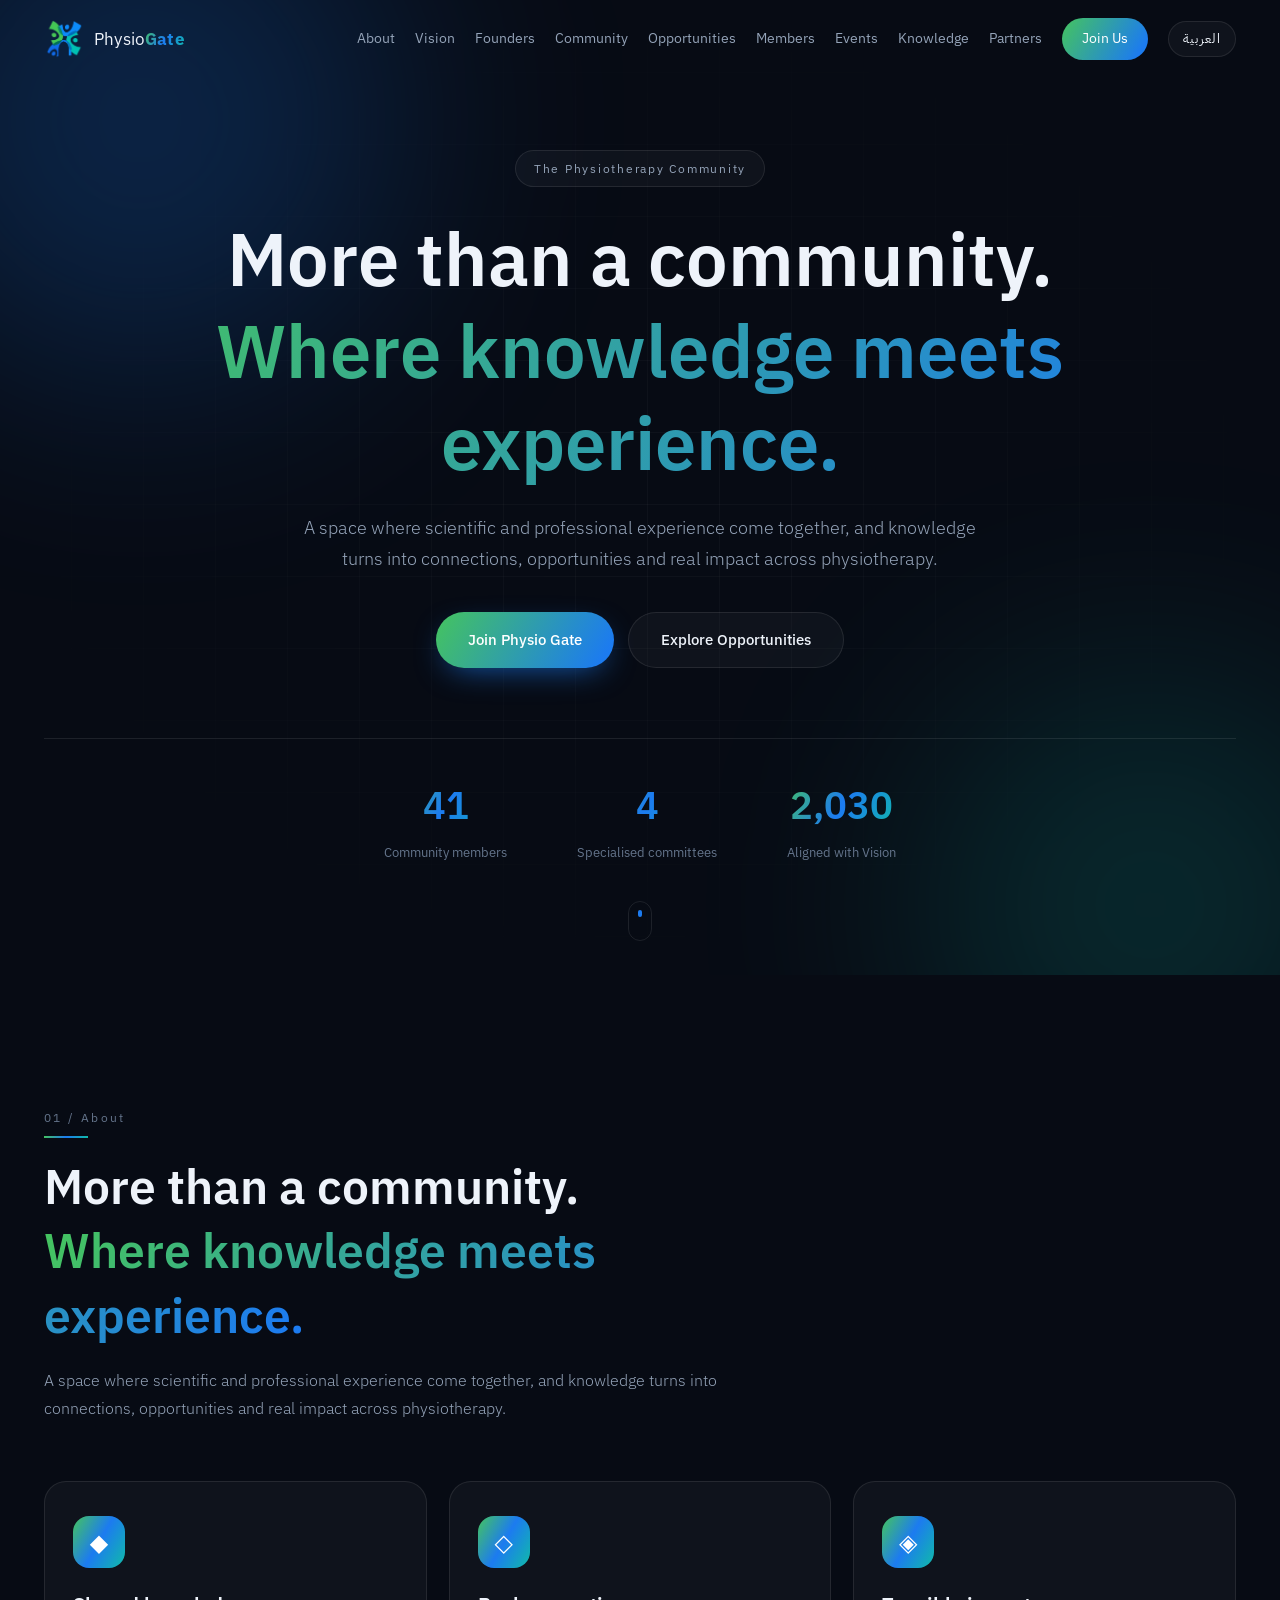
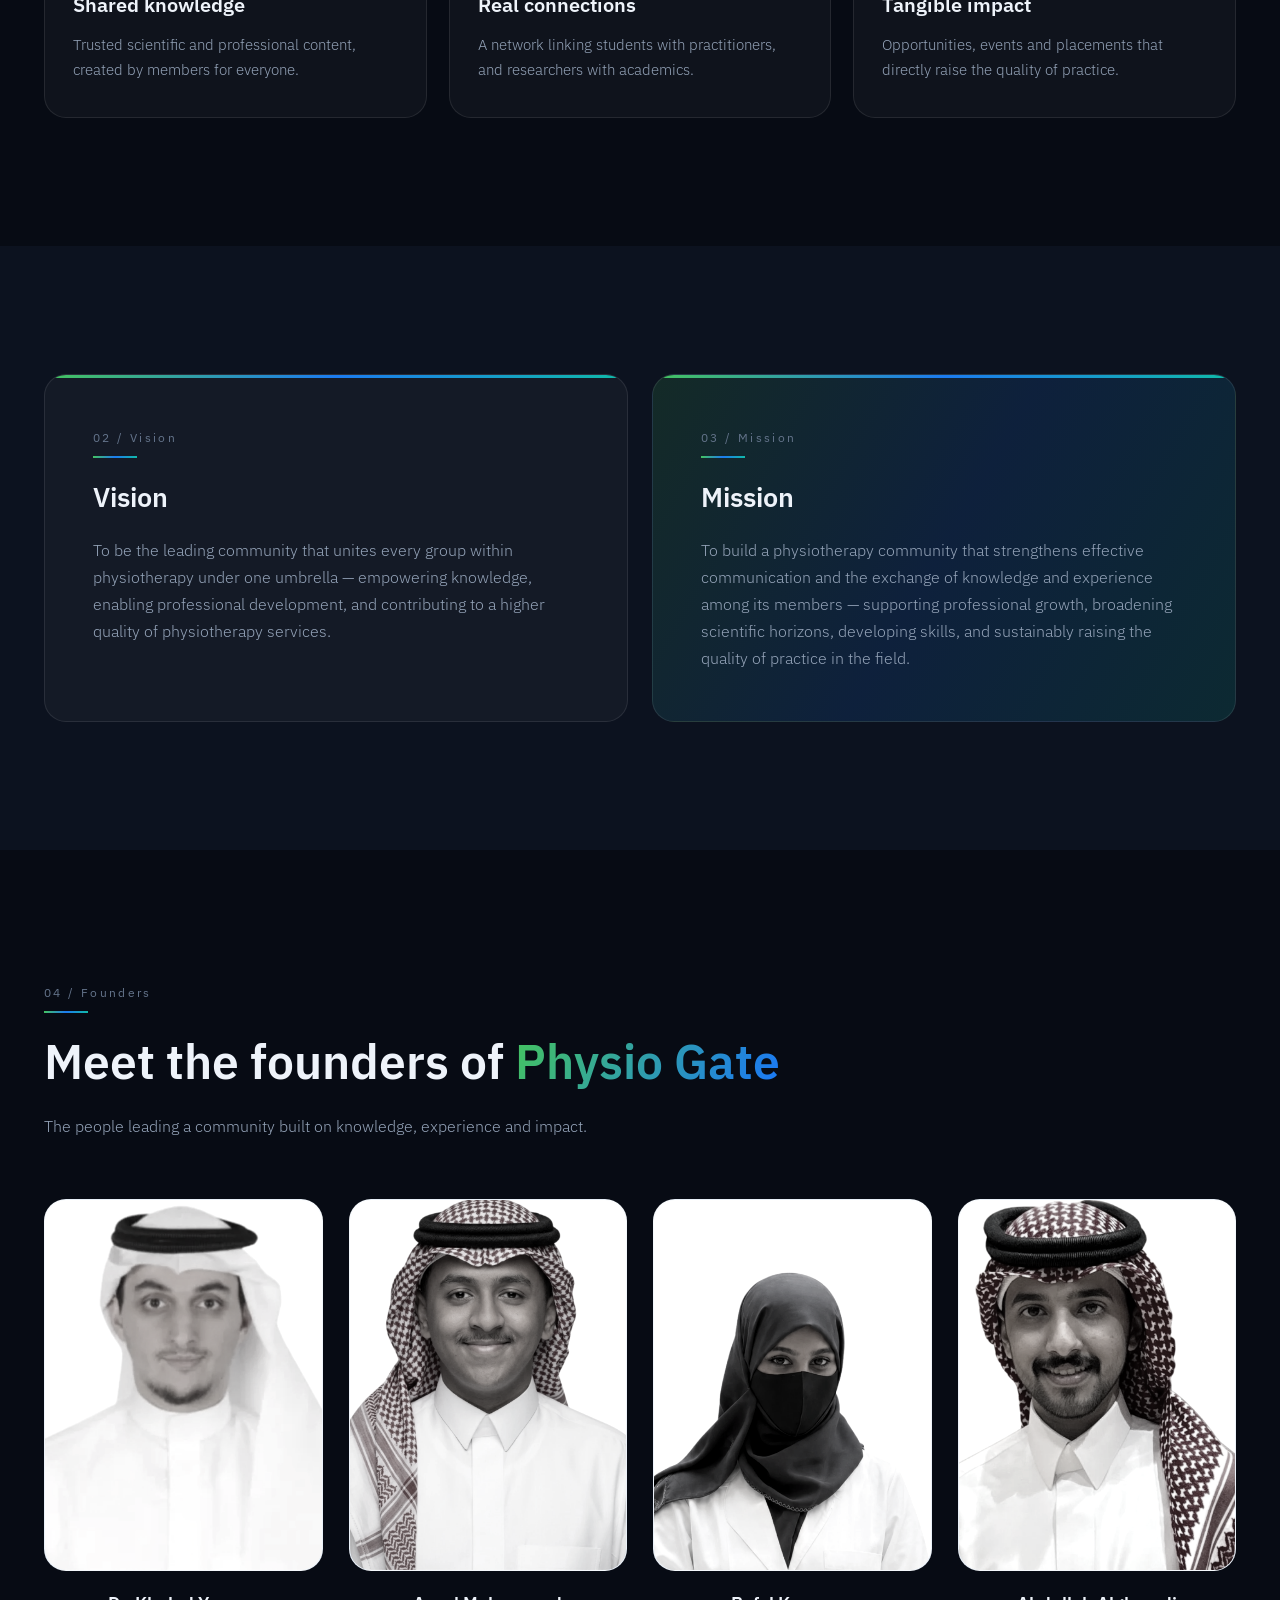
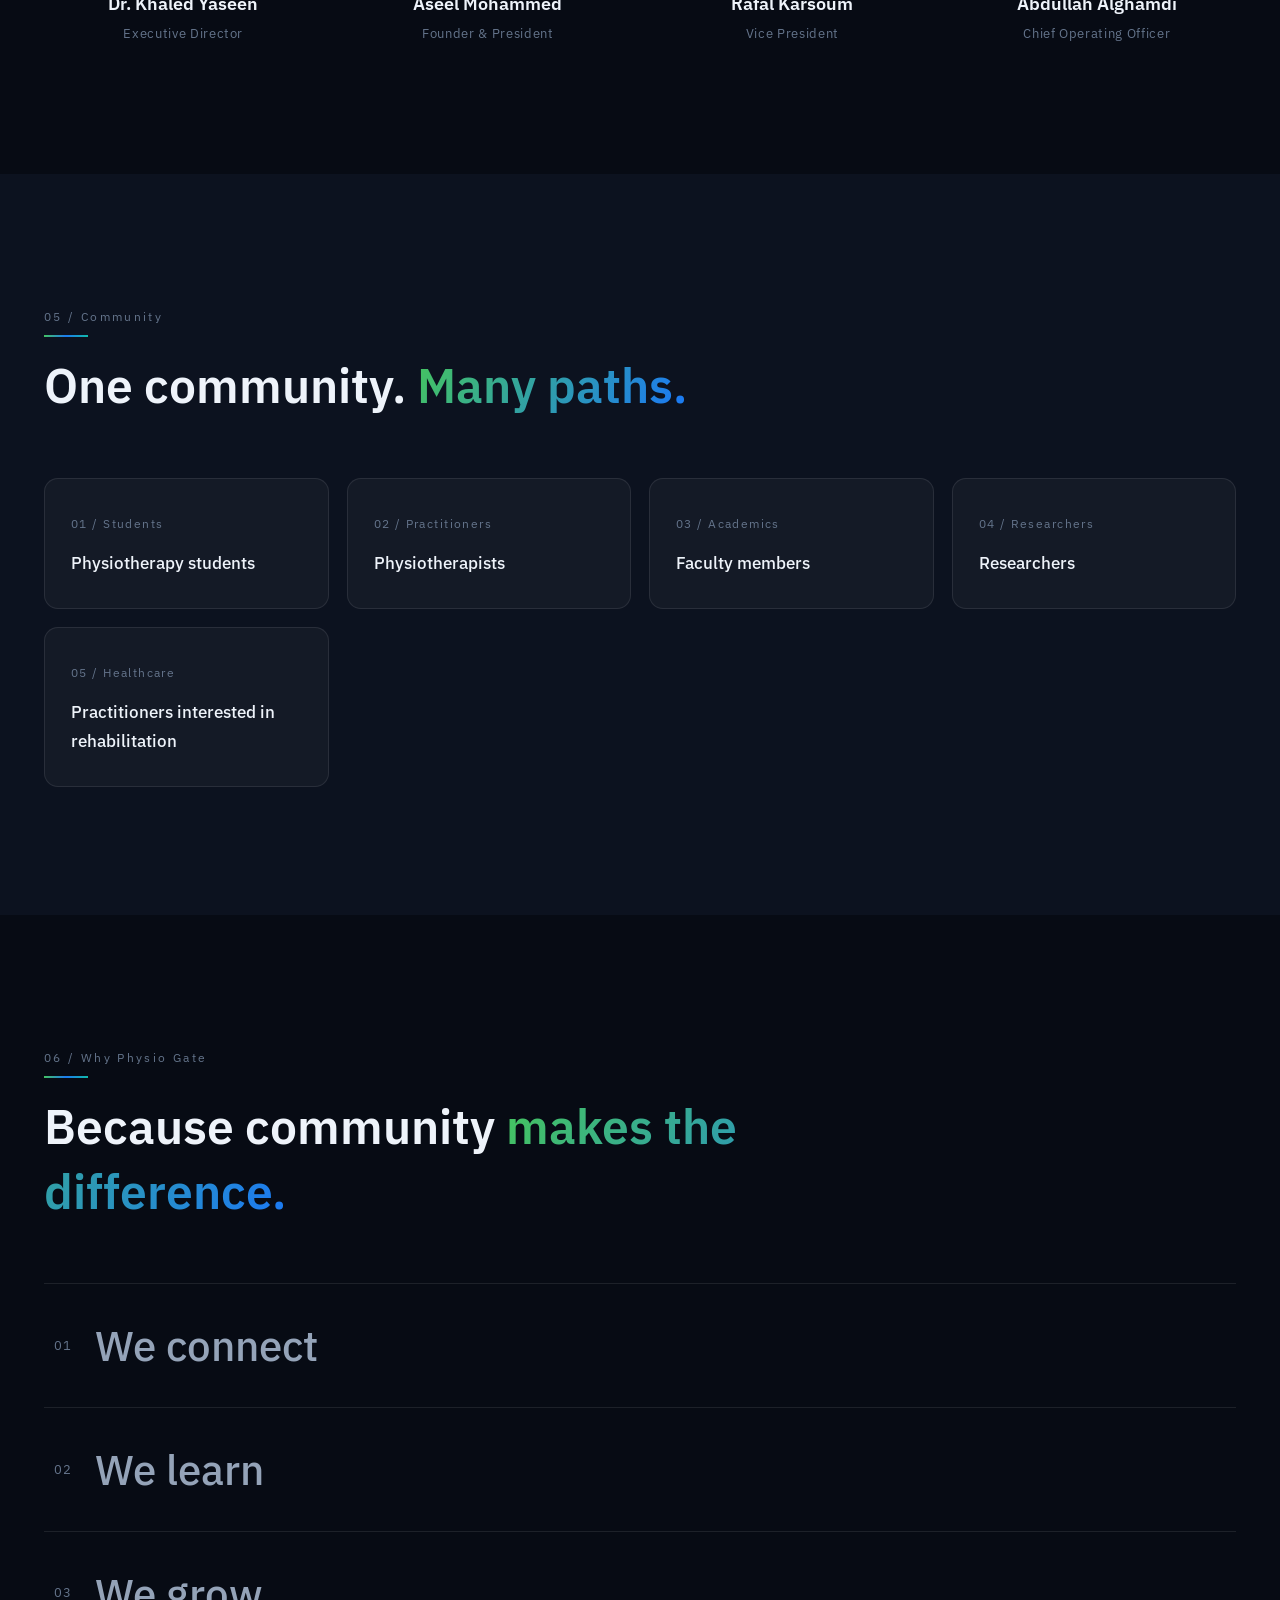
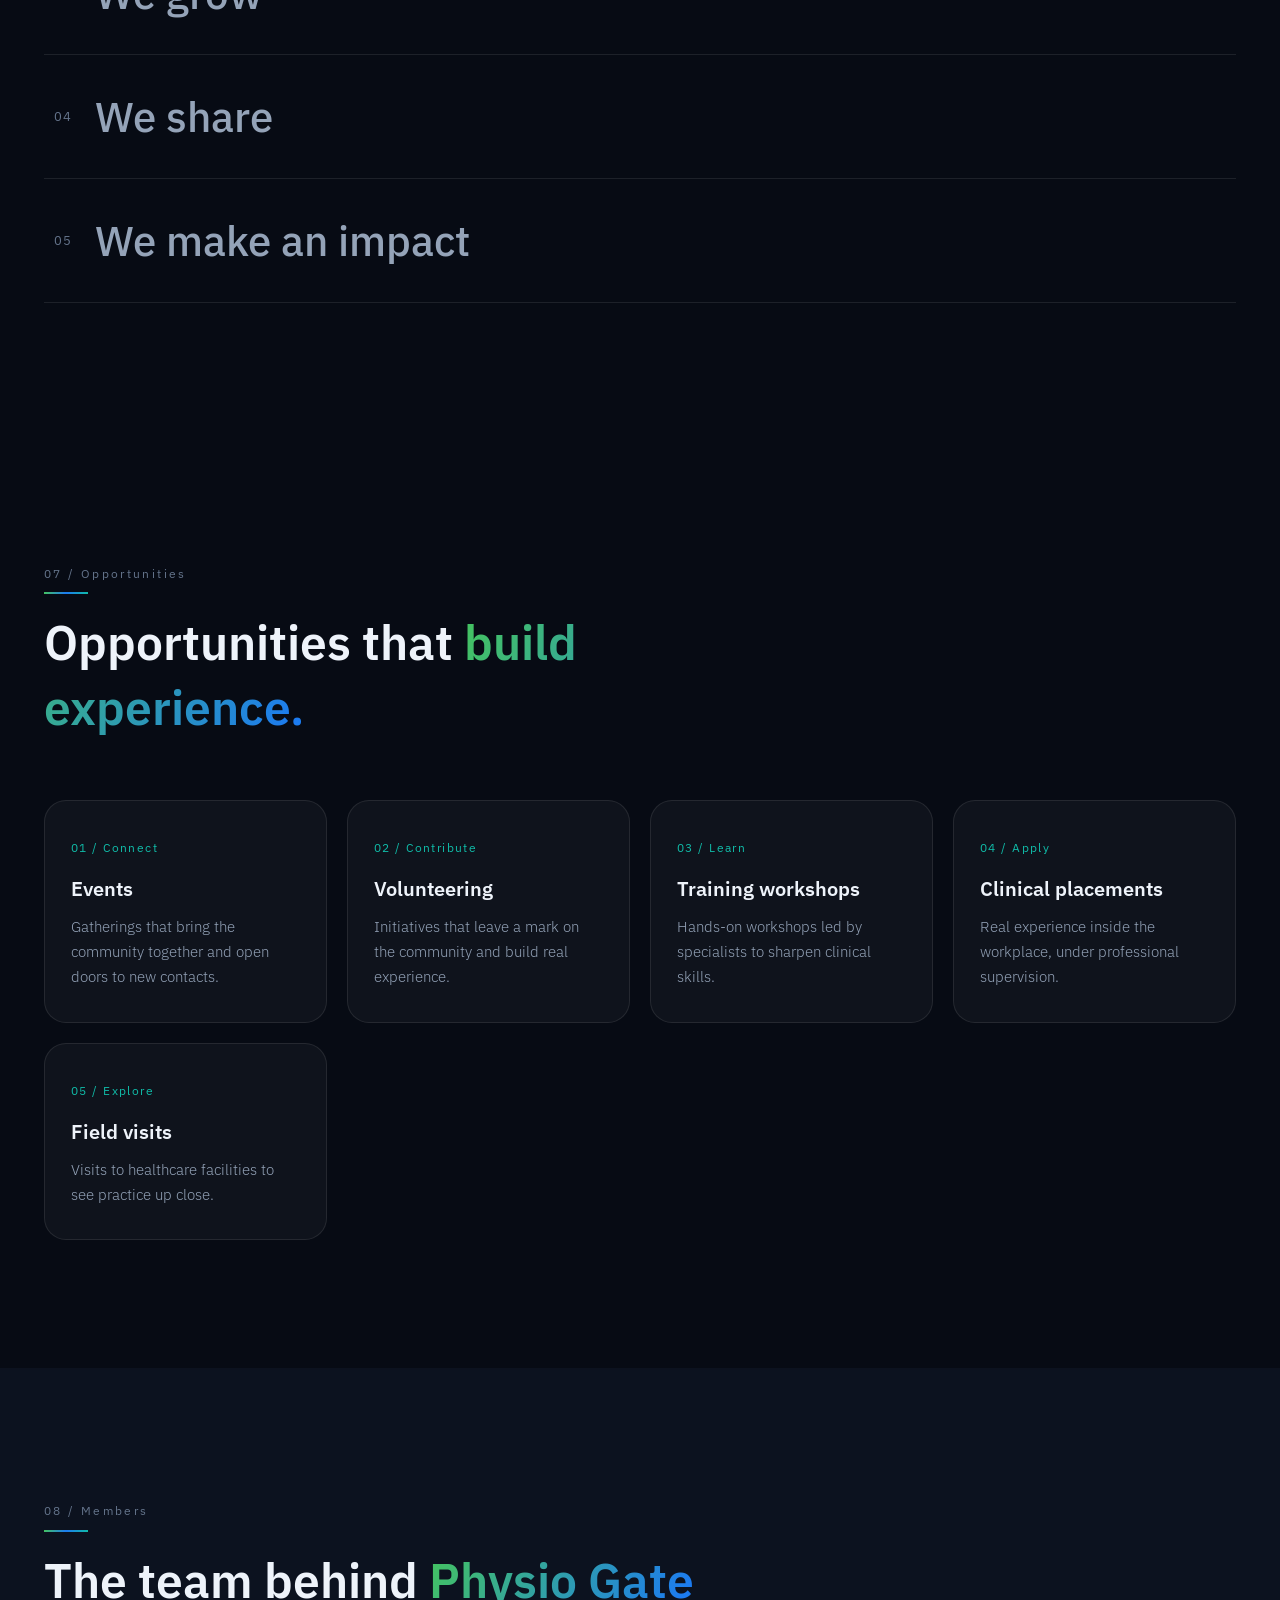
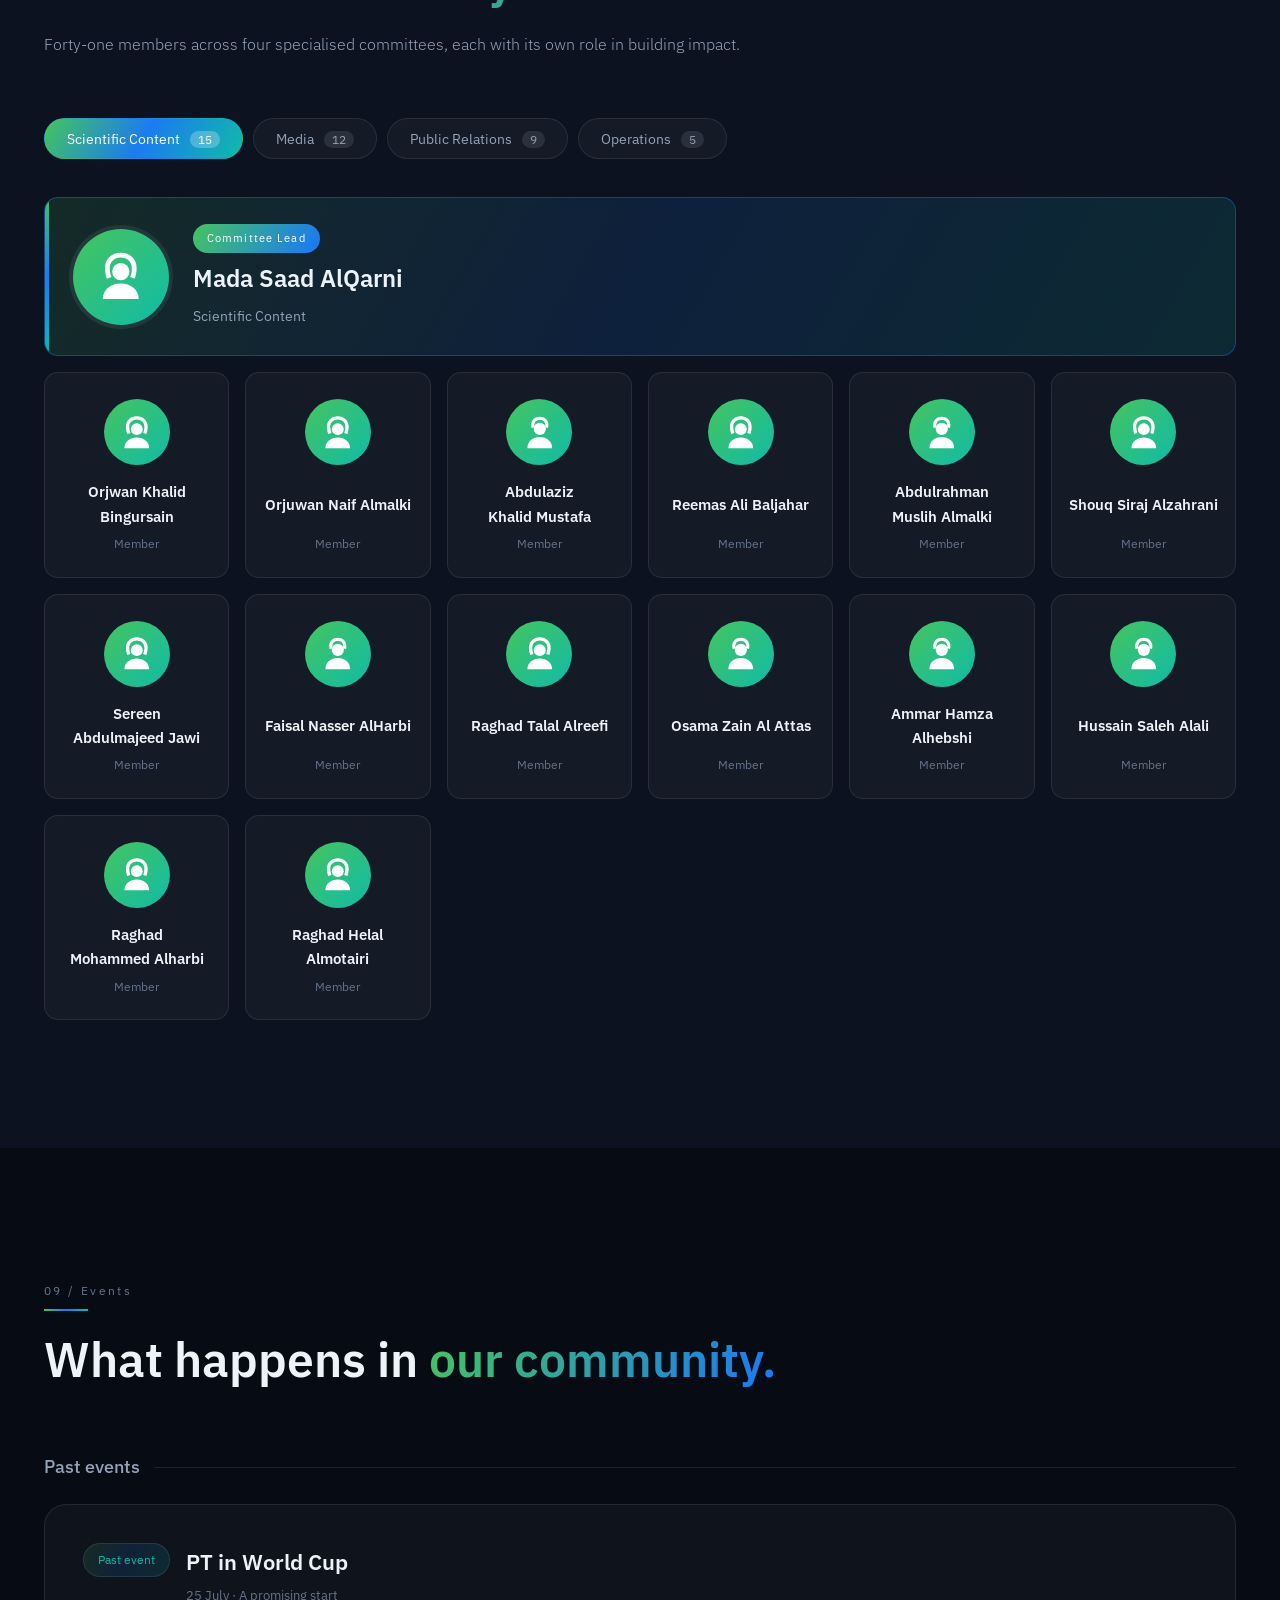
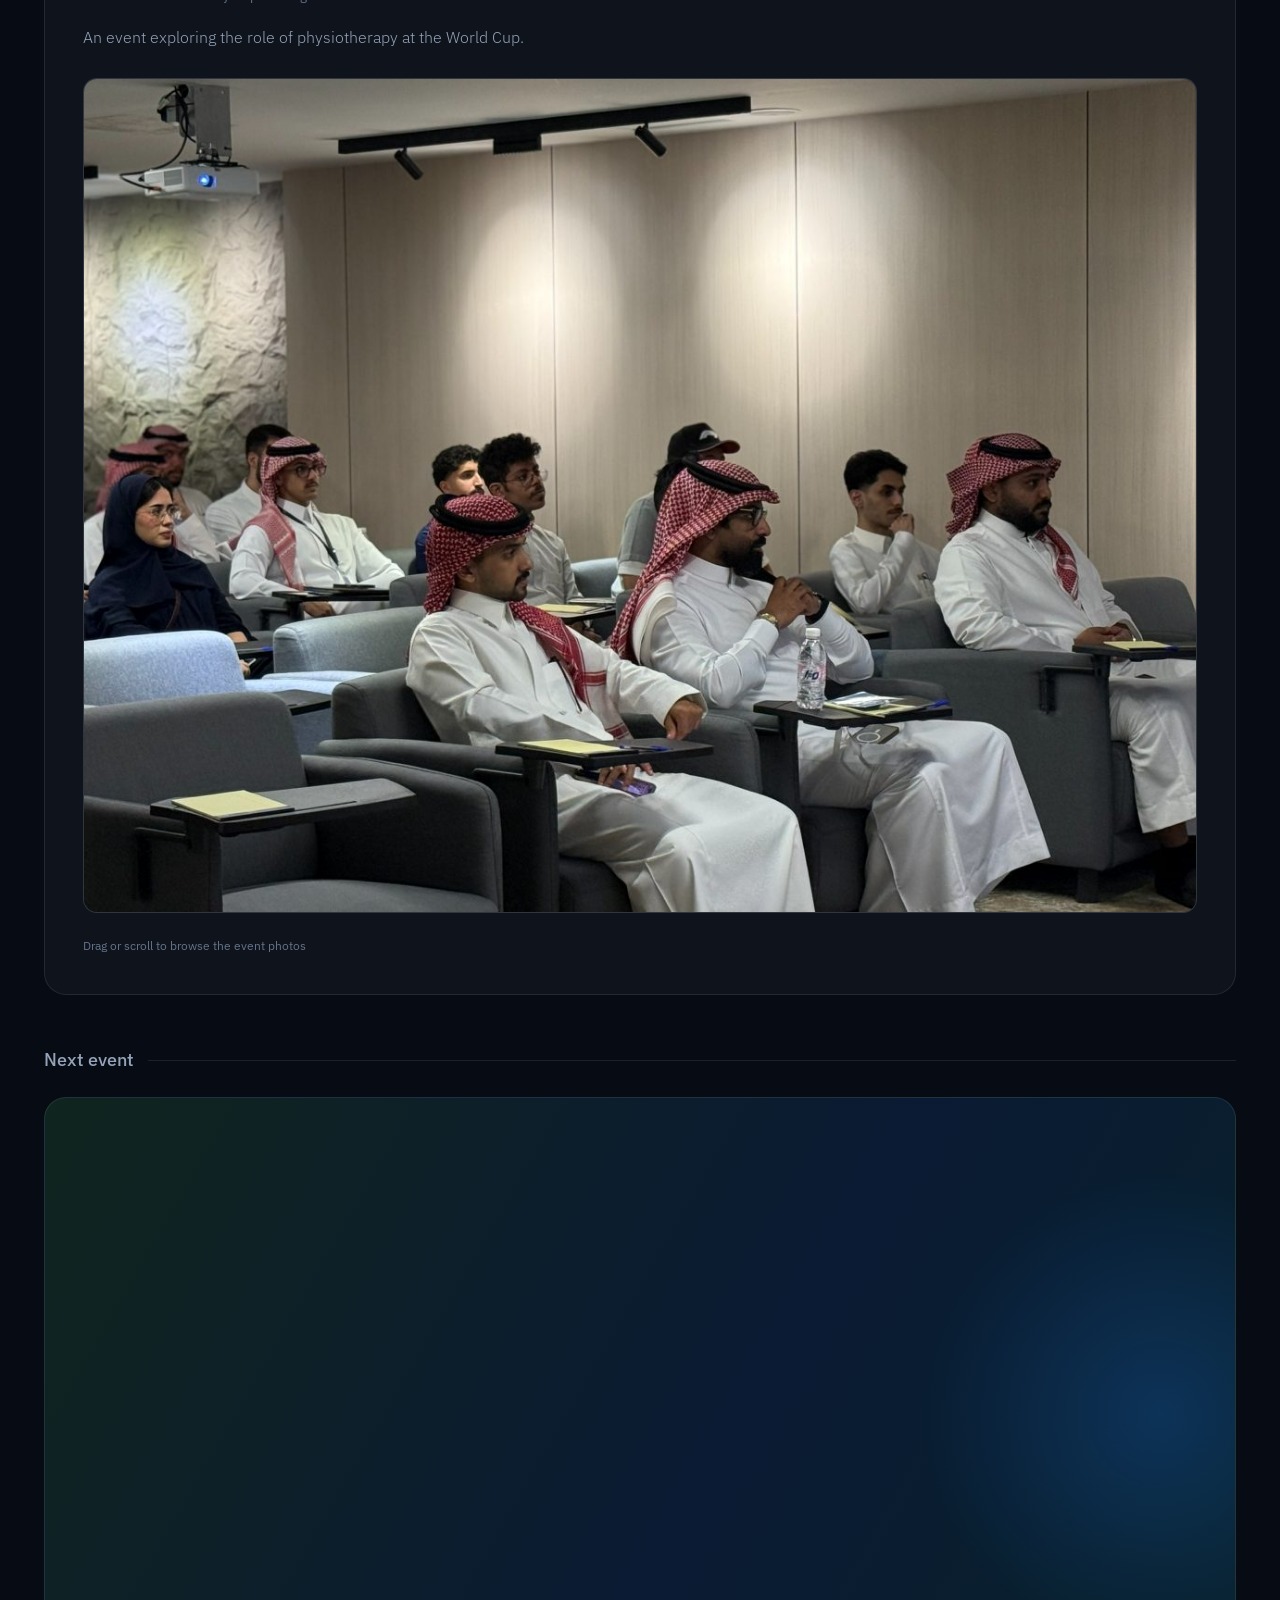
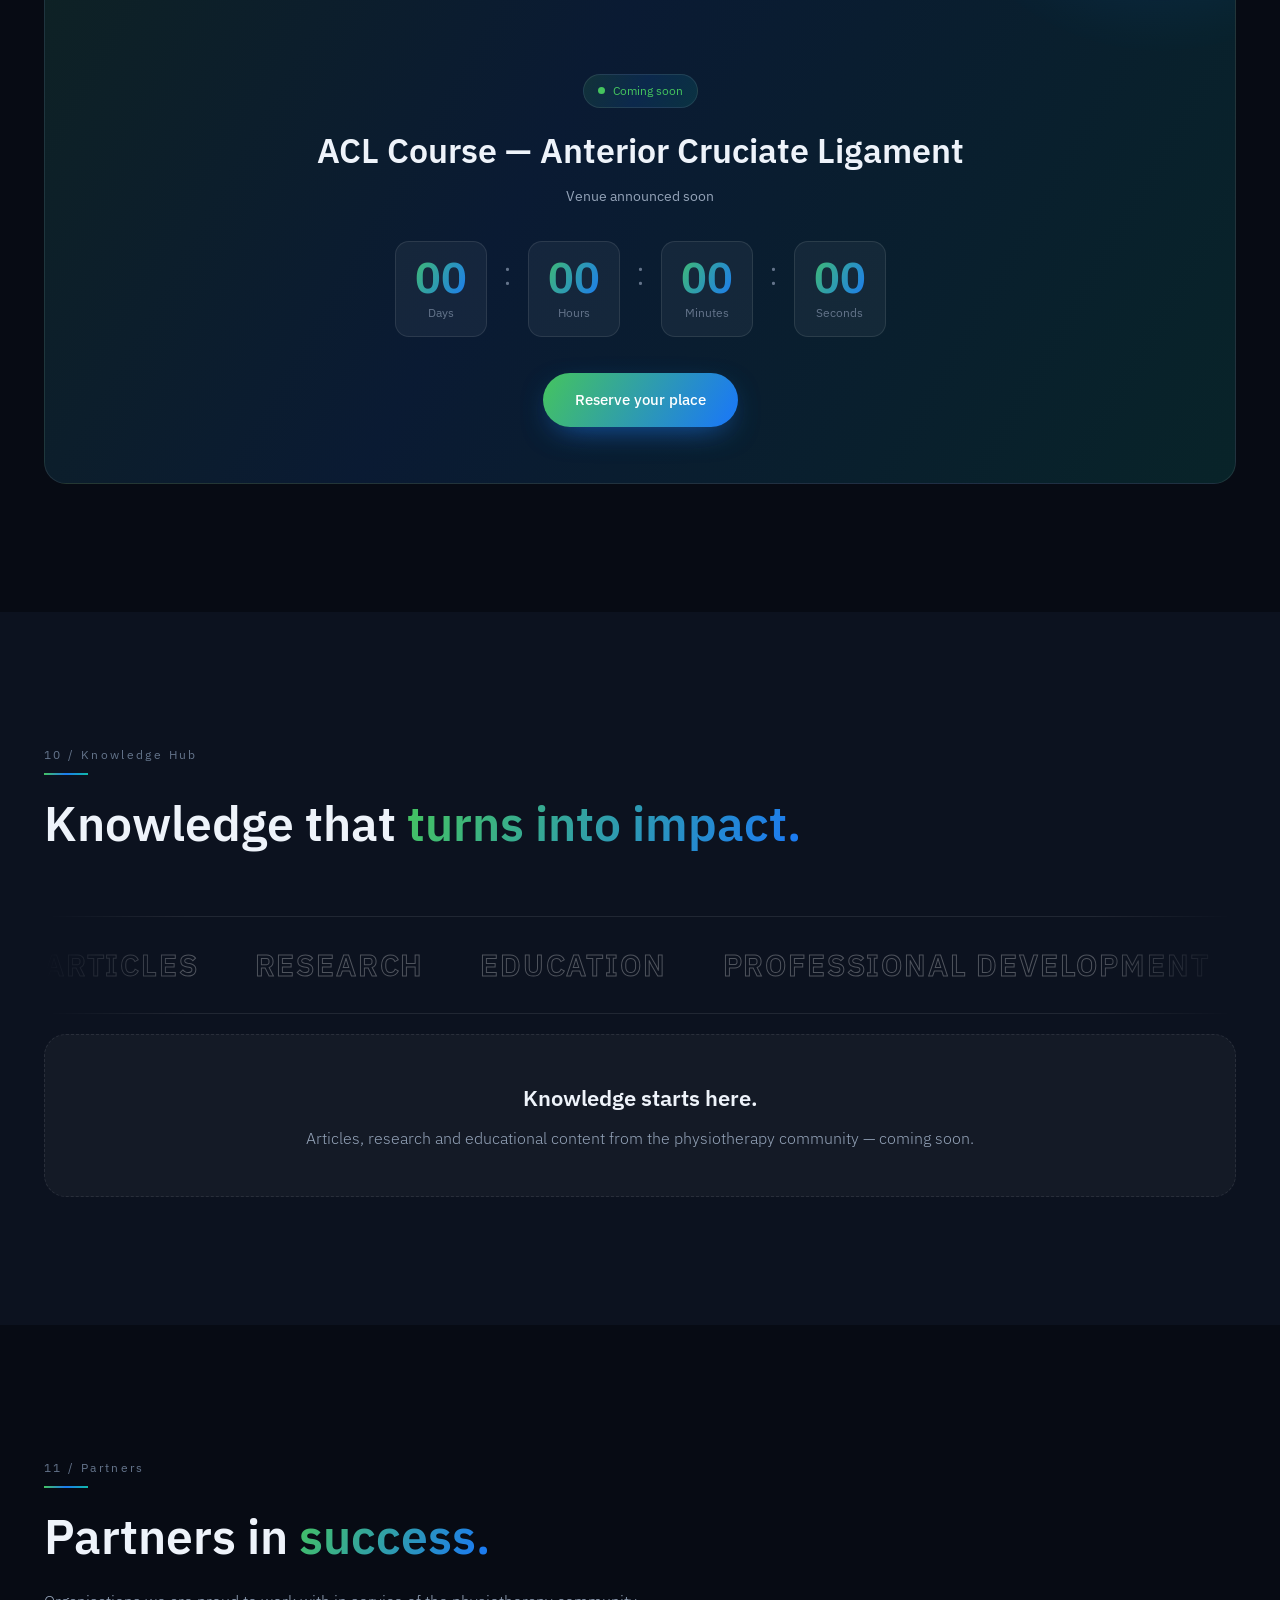
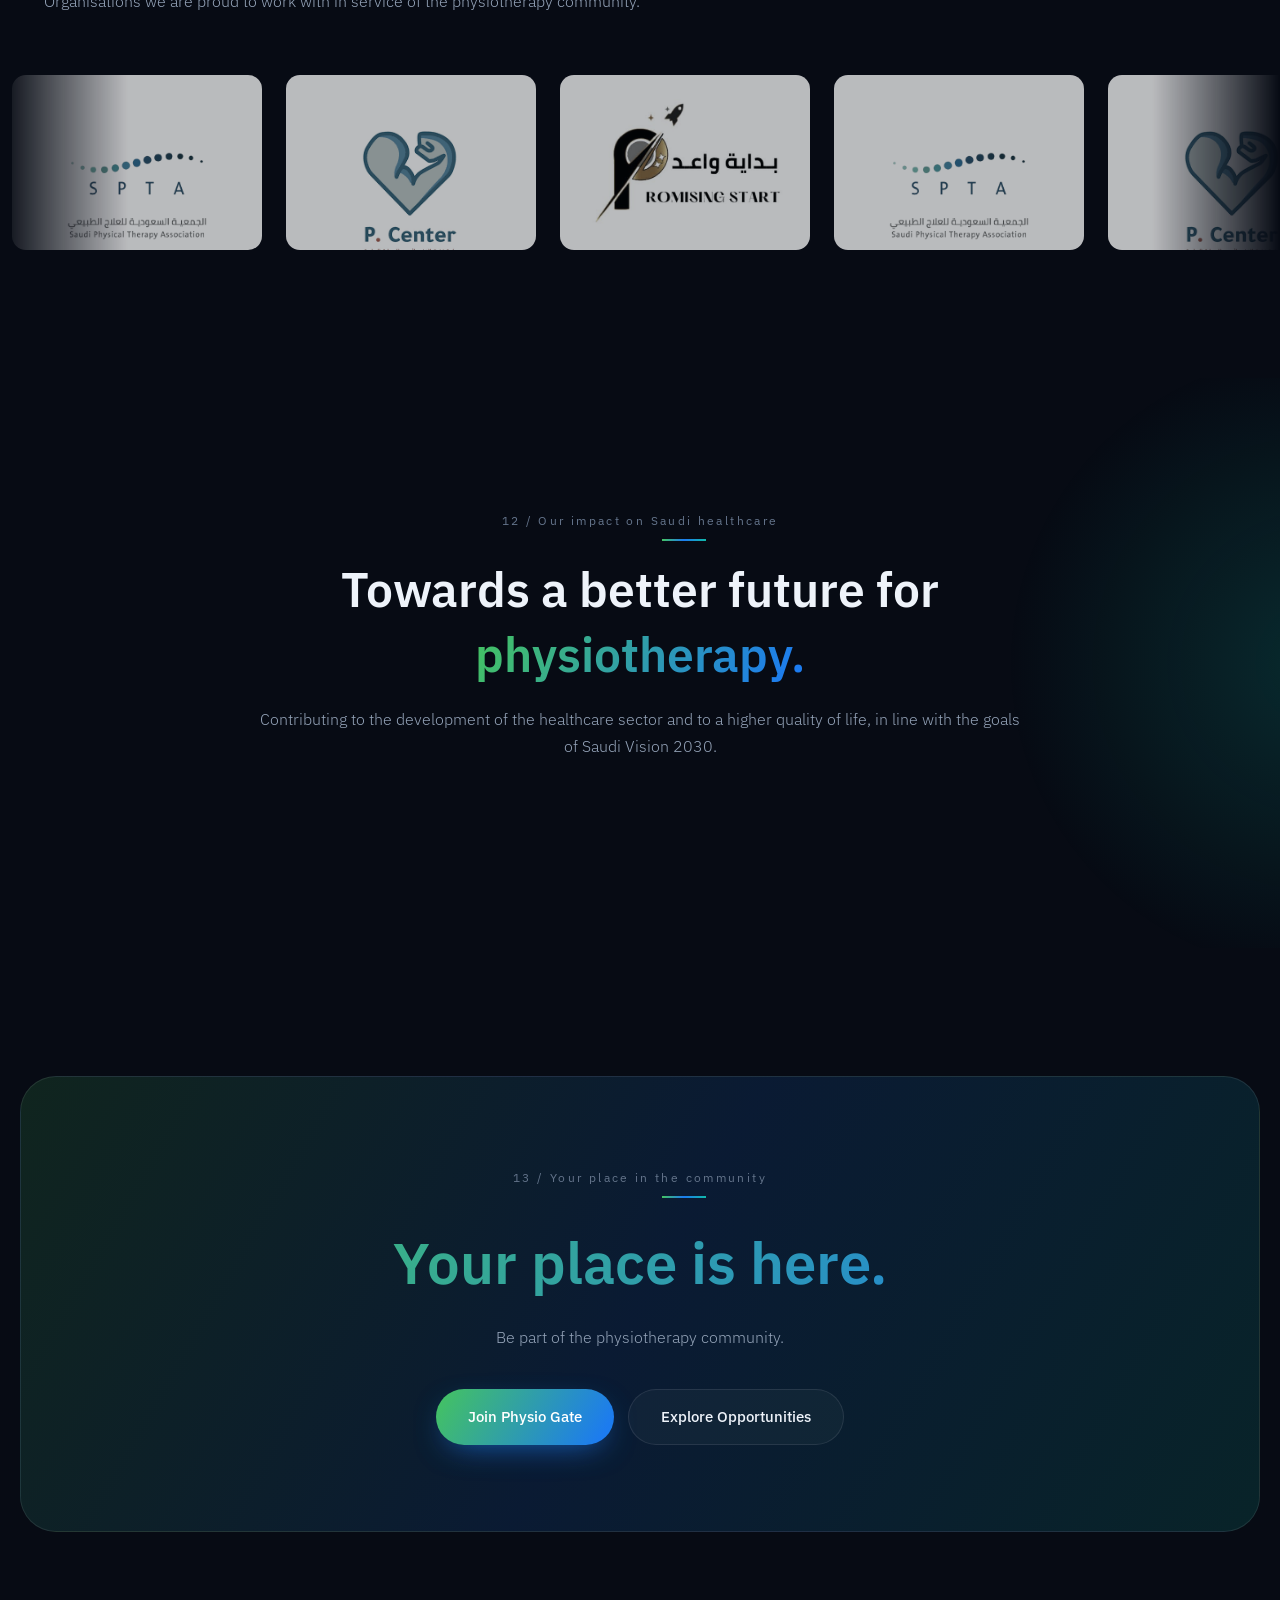
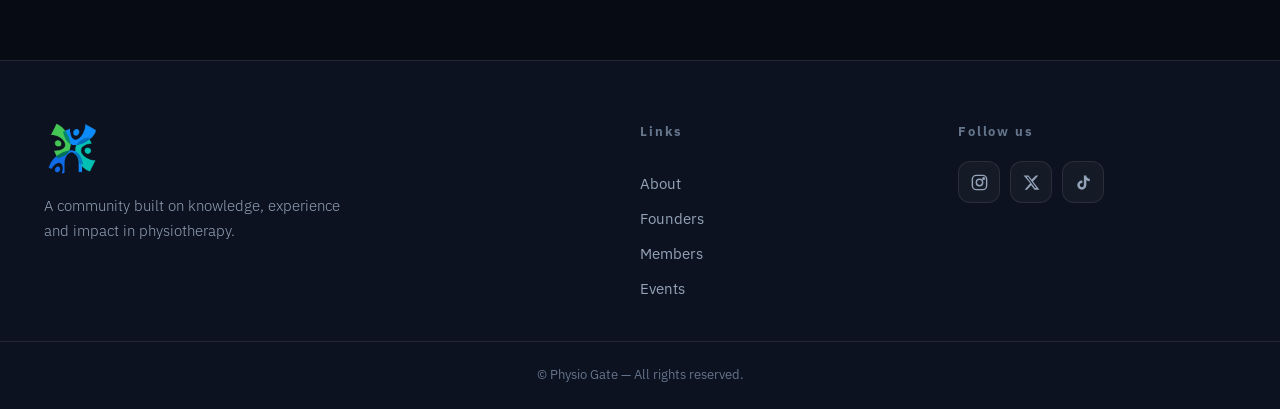
<file: en/index.html>
<!DOCTYPE html>
<html lang="en" dir="ltr">
<head>
<meta charset="UTF-8">
<meta name="viewport" content="width=device-width, initial-scale=1.0">
<title>Physio Gate | The Physiotherapy Community in Saudi Arabia</title>
<meta name="description" content="Physio Gate brings physiotherapy students, practitioners, academics and researchers together under one umbrella — events, workshops, clinical placements and scientific content, aligned with Saudi Vision 2030.">
<meta name="author" content="Physio Gate">
<meta name="theme-color" content="#070B14">

<!-- If you move to a custom domain later, replace i9oly7.github.io/physiogate in all links -->
<link rel="canonical" href="https://i9oly7.github.io/physiogate/en/">
<link rel="alternate" hreflang="ar" href="https://i9oly7.github.io/physiogate/">
<link rel="alternate" hreflang="en" href="https://i9oly7.github.io/physiogate/en/">
<link rel="alternate" hreflang="x-default" href="https://i9oly7.github.io/physiogate/">

<meta property="og:site_name" content="Physio Gate">
<meta property="og:locale" content="en_US">
<meta property="og:locale:alternate" content="ar_SA">
<meta property="og:title" content="Physio Gate | The Physiotherapy Community">
<meta property="og:description" content="Where scientific and professional experience meet, and knowledge turns into connections, opportunities and real impact.">
<meta property="og:image" content="https://i9oly7.github.io/physiogate/assets/og-cover.png">
<meta property="og:image:width" content="1200">
<meta property="og:image:height" content="630">
<meta property="og:url" content="https://i9oly7.github.io/physiogate/en/">
<meta property="og:type" content="website">
<meta name="twitter:card" content="summary_large_image">
<meta name="twitter:title" content="Physio Gate | The Physiotherapy Community">
<meta name="twitter:description" content="A community built on knowledge, experience and impact in physiotherapy.">
<meta name="twitter:image" content="https://i9oly7.github.io/physiogate/assets/og-cover.png">

<link rel="icon" type="image/webp" href="../assets/logo.webp">

<link rel="preconnect" href="https://fonts.googleapis.com">
<link rel="preconnect" href="https://fonts.gstatic.com" crossorigin>
<link href="https://fonts.googleapis.com/css2?family=IBM+Plex+Sans+Arabic:wght@100;200;300;400;500;600;700&family=IBM+Plex+Sans:wght@300;400;500;600;700&display=swap" rel="stylesheet">
<link rel="stylesheet" href="../css/styles.css">

<script type="application/ld+json">
{
  "@context": "https://schema.org",
  "@type": "Organization",
  "name": "Physio Gate",
  "url": "https://i9oly7.github.io/physiogate/en/",
  "logo": "https://i9oly7.github.io/physiogate/assets/logo.webp",
  "description": "A community bringing physiotherapy students, practitioners, academics and researchers together under one umbrella to empower knowledge and professional development.",
  "areaServed": { "@type": "Country", "name": "Saudi Arabia" },
  "knowsLanguage": ["ar", "en"],
  "sameAs": [
    "https://www.instagram.com/physiogatesa/",
    "https://x.com/PhysioGatesa",
    "https://www.tiktok.com/@physiogatesa"
  ]
}
</script>
</head>
<body>

<!-- ============ Member icons (SVG sprite) ============ -->
<svg width="0" height="0" style="position:absolute" aria-hidden="true">
  <symbol id="av-m" viewBox="0 0 24 24">
    <path d="M12 2.2c-3 0-5.2 2-5.2 5 0 .6.1 1.3.2 1.9l1.8-.5c-.1-.5-.1-1-.1-1.4 0-1.8 1.3-3 3.3-3s3.3 1.2 3.3 3c0 .4 0 .9-.1 1.4l1.8.5c.1-.6.2-1.3.2-1.9 0-3-2.2-5-5.2-5z"/>
    <circle cx="12" cy="9.6" r="3.7"/>
    <path d="M12 14.6c-4.2 0-7.5 2.6-7.5 6.7h15c0-4.1-3.3-6.7-7.5-6.7z"/>
  </symbol>
  <symbol id="av-f" viewBox="0 0 24 24">
    <path d="M12 2c-3.9 0-6.6 2.6-6.6 6.4 0 1.3.3 3 .8 4.4l1.9-.7c-.4-1.2-.7-2.5-.7-3.7 0-2.6 1.9-4.4 4.6-4.4s4.6 1.8 4.6 4.4c0 1.2-.2 2.5-.7 3.7l1.9.7c.5-1.4.8-3.1.8-4.4C18.6 4.6 15.9 2 12 2z"/>
    <circle cx="12" cy="9.8" r="3.6"/>
    <path d="M12 14.8c-4.2 0-7.5 2.6-7.5 6.5h15c0-3.9-3.3-6.5-7.5-6.5z"/>
  </symbol>
</svg>

<!-- ============ Preloader ============ -->
<div class="preloader" id="preloader">
  <div class="preloader__inner">
    <span class="logo logo--pre" role="img" aria-label="Physio Gate"></span>
    <span class="preloader__word">PHYSIO GATE</span>
    <div class="preloader__bar"><span></span></div>
  </div>
</div>

<div class="scroll-progress" id="scrollProgress"></div>

<!-- ============ Header ============ -->
<header class="nav" id="nav">
  <div class="nav__wrap">
    <a href="#top" class="nav__brand">
      <span class="logo logo--nav" role="img" aria-label="Physio Gate"></span>
      <span>Physio<strong>Gate</strong></span>
    </a>

    <nav class="nav__links" id="navLinks">
      <a href="#about">About</a>
      <a href="#vision">Vision</a>
      <a href="#founders">Founders</a>
      <a href="#community">Community</a>
      <a href="#opportunities">Opportunities</a>
      <a href="#members">Members</a>
      <a href="#events">Events</a>
      <a href="#knowledge">Knowledge</a>
      <a href="#partners">Partners</a>
      <a href="join.html" class="nav__cta">Join Us</a>
      <a href="../index.html" class="nav__lang" hreflang="ar">العربية</a>
    </nav>

    <button class="nav__burger" id="navBurger" aria-label="Menu">
      <span></span><span></span><span></span>
    </button>
  </div>
</header>

<main id="top">

<!-- ============ Hero ============ -->
<section class="hero">
  <div class="hero__glow hero__glow--a"></div>
  <div class="hero__glow hero__glow--b"></div>
  <div class="hero__grid-lines"></div>

  <div class="container hero__content">
    <span class="eyebrow reveal">The Physiotherapy Community</span>
    <h1 class="hero__title reveal" data-delay="1">
      <span class="line">More than a community.</span>
      <span class="line grad">Where knowledge meets experience.</span>
    </h1>
    <p class="hero__sub reveal" data-delay="2">
      A space where scientific and professional experience come together, and knowledge
      turns into connections, opportunities and real impact across physiotherapy.
    </p>
    <div class="hero__actions reveal" data-delay="3">
      <a href="join.html" class="btn btn--primary">Join Physio Gate</a>
      <a href="#opportunities" class="btn btn--ghost">Explore Opportunities</a>
    </div>

    <div class="hero__stats reveal" data-delay="4">
      <div class="stat"><b data-count="41">0</b><span>Community members</span></div>
      <div class="stat"><b data-count="4">0</b><span>Specialised committees</span></div>
      <div class="stat"><b data-count="2030">0</b><span>Aligned with Vision</span></div>
    </div>
  </div>

  <a href="#about" class="hero__scroll" aria-label="Scroll down"><span></span></a>
</section>

<!-- ============ 01 About ============ -->
<section class="section" id="about">
  <div class="container">
    <div class="sec-head reveal">
      <span class="sec-num">01 / About</span>
      <h2 class="sec-title">More than a community.<br><span class="grad">Where knowledge meets experience.</span></h2>
      <p class="sec-text">
        A space where scientific and professional experience come together, and knowledge
        turns into connections, opportunities and real impact across physiotherapy.
      </p>
    </div>

    <div class="about-cards">
      <article class="acard reveal" data-delay="1">
        <div class="acard__icon">◆</div>
        <h3>Shared knowledge</h3>
        <p>Trusted scientific and professional content, created by members for everyone.</p>
      </article>
      <article class="acard reveal" data-delay="2">
        <div class="acard__icon">◇</div>
        <h3>Real connections</h3>
        <p>A network linking students with practitioners, and researchers with academics.</p>
      </article>
      <article class="acard reveal" data-delay="3">
        <div class="acard__icon">◈</div>
        <h3>Tangible impact</h3>
        <p>Opportunities, events and placements that directly raise the quality of practice.</p>
      </article>
    </div>
  </div>
</section>

<!-- ============ 02 Vision + 03 Mission ============ -->
<section class="section section--alt" id="vision">
  <div class="container">
    <div class="vm">
      <article class="vm__card reveal">
        <span class="sec-num">02 / Vision</span>
        <h3 class="vm__title">Vision</h3>
        <p>
          To be the leading community that unites every group within physiotherapy under
          one umbrella — empowering knowledge, enabling professional development, and
          contributing to a higher quality of physiotherapy services.
        </p>
      </article>

      <article class="vm__card vm__card--accent reveal" data-delay="2">
        <span class="sec-num">03 / Mission</span>
        <h3 class="vm__title">Mission</h3>
        <p>
          To build a physiotherapy community that strengthens effective communication and
          the exchange of knowledge and experience among its members — supporting
          professional growth, broadening scientific horizons, developing skills, and
          sustainably raising the quality of practice in the field.
        </p>
      </article>
    </div>
  </div>
</section>

<!-- ============ 04 Founders ============ -->
<section class="section" id="founders">
  <div class="container">
    <div class="sec-head reveal">
      <span class="sec-num">04 / Founders</span>
      <h2 class="sec-title">Meet the founders of <span class="grad">Physio Gate</span></h2>
      <p class="sec-text">The people leading a community built on knowledge, experience and impact.</p>
    </div>

    <div class="founders">
      <article class="founder reveal" data-delay="1">
        <div class="founder__media">
          <img src="../assets/founders/khaled-yaseen.webp" alt="Dr. Khaled Yaseen" loading="lazy">
          <div class="founder__overlay">
            <a href="https://www.linkedin.com/in/dr-khalid-yaseen-ab838a3a4/" target="_blank" rel="noopener" class="founder__li" aria-label="LinkedIn — Dr. Khaled Yaseen">
              <svg viewBox="0 0 24 24" fill="currentColor"><path d="M4.98 3.5a2.5 2.5 0 1 1 0 5 2.5 2.5 0 0 1 0-5zM3 9h4v12H3zM9 9h3.8v1.7h.05c.53-.95 1.83-1.95 3.77-1.95 4.03 0 4.78 2.5 4.78 5.76V21h-4v-5.5c0-1.31-.02-3-1.9-3-1.9 0-2.2 1.43-2.2 2.9V21H9z"/></svg>
            </a>
          </div>
        </div>
        <h3 class="founder__name">Dr. Khaled Yaseen</h3>
        <span class="founder__role">Executive Director</span>
      </article>

      <article class="founder reveal" data-delay="2">
        <div class="founder__media">
          <img src="../assets/founders/aseel-mohammed.webp" alt="Aseel Mohammed" loading="lazy">
          <div class="founder__overlay">
            <a href="https://www.linkedin.com/in/aseel-mohammed-5716b0393/" target="_blank" rel="noopener" class="founder__li" aria-label="LinkedIn — Aseel Mohammed">
              <svg viewBox="0 0 24 24" fill="currentColor"><path d="M4.98 3.5a2.5 2.5 0 1 1 0 5 2.5 2.5 0 0 1 0-5zM3 9h4v12H3zM9 9h3.8v1.7h.05c.53-.95 1.83-1.95 3.77-1.95 4.03 0 4.78 2.5 4.78 5.76V21h-4v-5.5c0-1.31-.02-3-1.9-3-1.9 0-2.2 1.43-2.2 2.9V21H9z"/></svg>
            </a>
          </div>
        </div>
        <h3 class="founder__name">Aseel Mohammed</h3>
        <span class="founder__role">Founder &amp; President</span>
      </article>

      <article class="founder reveal" data-delay="3">
        <div class="founder__media">
          <img src="../assets/founders/rafal-karsoum.webp" alt="Rafal Karsoum" loading="lazy">
          <div class="founder__overlay">
            <a href="https://www.linkedin.com/in/refal-karsoum-50687a419/" target="_blank" rel="noopener" class="founder__li" aria-label="LinkedIn — Rafal Karsoum">
              <svg viewBox="0 0 24 24" fill="currentColor"><path d="M4.98 3.5a2.5 2.5 0 1 1 0 5 2.5 2.5 0 0 1 0-5zM3 9h4v12H3zM9 9h3.8v1.7h.05c.53-.95 1.83-1.95 3.77-1.95 4.03 0 4.78 2.5 4.78 5.76V21h-4v-5.5c0-1.31-.02-3-1.9-3-1.9 0-2.2 1.43-2.2 2.9V21H9z"/></svg>
            </a>
          </div>
        </div>
        <h3 class="founder__name">Rafal Karsoum</h3>
        <span class="founder__role">Vice President</span>
      </article>

      <article class="founder reveal" data-delay="4">
        <div class="founder__media">
          <img src="../assets/founders/abdullah-alghamdi.webp" alt="Abdullah Alghamdi" loading="lazy">
          <div class="founder__overlay">
            <a href="https://www.linkedin.com/in/abdullah-alghamdi-80669140b/" target="_blank" rel="noopener" class="founder__li" aria-label="LinkedIn — Abdullah Alghamdi">
              <svg viewBox="0 0 24 24" fill="currentColor"><path d="M4.98 3.5a2.5 2.5 0 1 1 0 5 2.5 2.5 0 0 1 0-5zM3 9h4v12H3zM9 9h3.8v1.7h.05c.53-.95 1.83-1.95 3.77-1.95 4.03 0 4.78 2.5 4.78 5.76V21h-4v-5.5c0-1.31-.02-3-1.9-3-1.9 0-2.2 1.43-2.2 2.9V21H9z"/></svg>
            </a>
          </div>
        </div>
        <h3 class="founder__name">Abdullah Alghamdi</h3>
        <span class="founder__role">Chief Operating Officer</span>
      </article>
    </div>
  </div>
</section>

<!-- ============ 05 Community ============ -->
<section class="section section--alt" id="community">
  <div class="container">
    <div class="sec-head reveal">
      <span class="sec-num">05 / Community</span>
      <h2 class="sec-title">One community. <span class="grad">Many paths.</span></h2>
    </div>

    <div class="tracks">
      <article class="track reveal" data-delay="1">
        <span class="track__num">01 / Students</span>
        <h3>Physiotherapy students</h3>
      </article>
      <article class="track reveal" data-delay="2">
        <span class="track__num">02 / Practitioners</span>
        <h3>Physiotherapists</h3>
      </article>
      <article class="track reveal" data-delay="3">
        <span class="track__num">03 / Academics</span>
        <h3>Faculty members</h3>
      </article>
      <article class="track reveal" data-delay="4">
        <span class="track__num">04 / Researchers</span>
        <h3>Researchers</h3>
      </article>
      <article class="track reveal" data-delay="5">
        <span class="track__num">05 / Healthcare</span>
        <h3>Practitioners interested in rehabilitation</h3>
      </article>
    </div>
  </div>
</section>

<!-- ============ 06 Why ============ -->
<section class="section section--why" id="why">
  <div class="container">
    <div class="sec-head reveal">
      <span class="sec-num">06 / Why Physio Gate</span>
      <h2 class="sec-title">Because community <span class="grad">makes the difference.</span></h2>
    </div>

    <ul class="why-list">
      <li class="reveal" data-delay="1"><span>01</span> We connect</li>
      <li class="reveal" data-delay="2"><span>02</span> We learn</li>
      <li class="reveal" data-delay="3"><span>03</span> We grow</li>
      <li class="reveal" data-delay="4"><span>04</span> We share</li>
      <li class="reveal" data-delay="5"><span>05</span> We make an impact</li>
    </ul>
  </div>
</section>

<!-- ============ 07 Opportunities ============ -->
<section class="section" id="opportunities">
  <div class="container">
    <div class="sec-head reveal">
      <span class="sec-num">07 / Opportunities</span>
      <h2 class="sec-title">Opportunities that <span class="grad">build experience.</span></h2>
    </div>

    <div class="opps">
      <article class="opp reveal" data-delay="1">
        <span class="opp__tag">01 / Connect</span>
        <h3>Events</h3>
        <p>Gatherings that bring the community together and open doors to new contacts.</p>
      </article>
      <article class="opp reveal" data-delay="2">
        <span class="opp__tag">02 / Contribute</span>
        <h3>Volunteering</h3>
        <p>Initiatives that leave a mark on the community and build real experience.</p>
      </article>
      <article class="opp reveal" data-delay="3">
        <span class="opp__tag">03 / Learn</span>
        <h3>Training workshops</h3>
        <p>Hands-on workshops led by specialists to sharpen clinical skills.</p>
      </article>
      <article class="opp reveal" data-delay="4">
        <span class="opp__tag">04 / Apply</span>
        <h3>Clinical placements</h3>
        <p>Real experience inside the workplace, under professional supervision.</p>
      </article>
      <article class="opp reveal" data-delay="5">
        <span class="opp__tag">05 / Explore</span>
        <h3>Field visits</h3>
        <p>Visits to healthcare facilities to see practice up close.</p>
      </article>
    </div>
  </div>
</section>

<!-- ============ 08 Members ============ -->
<section class="section section--alt" id="members">
  <div class="container">
    <div class="sec-head reveal">
      <span class="sec-num">08 / Members</span>
      <h2 class="sec-title">The team behind <span class="grad">Physio Gate</span></h2>
      <p class="sec-text">Forty-one members across four specialised committees, each with its own role in building impact.</p>
    </div>

    <div class="tabs reveal" id="memberTabs">
      <button class="tab is-active" data-tab="content">Scientific Content <i>15</i></button>
      <button class="tab" data-tab="media">Media <i>12</i></button>
      <button class="tab" data-tab="pr">Public Relations <i>9</i></button>
      <button class="tab" data-tab="ops">Operations <i>5</i></button>
    </div>

    <!-- Scientific Content (15) -->
    <div class="members is-active" data-panel="content">
      <article class="member member--lead">
        <span class="member__avatar"><svg><use href="#av-f"></use></svg></span>
        <div class="member__info">
          <span class="member__badge">Committee Lead</span>
          <h3 class="member__name">Mada Saad AlQarni</h3>
          <span class="member__role">Scientific Content</span>
        </div>
      </article>
      <article class="member"><span class="member__avatar"><svg><use href="#av-f"></use></svg></span><h3 class="member__name">Orjwan Khalid Bingursain</h3><span class="member__role">Member</span></article>
      <article class="member"><span class="member__avatar"><svg><use href="#av-f"></use></svg></span><h3 class="member__name">Orjuwan Naif Almalki</h3><span class="member__role">Member</span></article>
      <article class="member"><span class="member__avatar"><svg><use href="#av-m"></use></svg></span><h3 class="member__name">Abdulaziz Khalid Mustafa</h3><span class="member__role">Member</span></article>
      <article class="member"><span class="member__avatar"><svg><use href="#av-f"></use></svg></span><h3 class="member__name">Reemas Ali Baljahar</h3><span class="member__role">Member</span></article>
      <article class="member"><span class="member__avatar"><svg><use href="#av-m"></use></svg></span><h3 class="member__name">Abdulrahman Muslih Almalki</h3><span class="member__role">Member</span></article>
      <article class="member"><span class="member__avatar"><svg><use href="#av-f"></use></svg></span><h3 class="member__name">Shouq Siraj Alzahrani</h3><span class="member__role">Member</span></article>
      <article class="member"><span class="member__avatar"><svg><use href="#av-f"></use></svg></span><h3 class="member__name">Sereen Abdulmajeed Jawi</h3><span class="member__role">Member</span></article>
      <article class="member"><span class="member__avatar"><svg><use href="#av-m"></use></svg></span><h3 class="member__name">Faisal Nasser AlHarbi</h3><span class="member__role">Member</span></article>
      <article class="member"><span class="member__avatar"><svg><use href="#av-f"></use></svg></span><h3 class="member__name">Raghad Talal Alreefi</h3><span class="member__role">Member</span></article>
      <article class="member"><span class="member__avatar"><svg><use href="#av-m"></use></svg></span><h3 class="member__name">Osama Zain Al Attas</h3><span class="member__role">Member</span></article>
      <article class="member"><span class="member__avatar"><svg><use href="#av-m"></use></svg></span><h3 class="member__name">Ammar Hamza Alhebshi</h3><span class="member__role">Member</span></article>
      <article class="member"><span class="member__avatar"><svg><use href="#av-m"></use></svg></span><h3 class="member__name">Hussain Saleh Alali</h3><span class="member__role">Member</span></article>
      <article class="member"><span class="member__avatar"><svg><use href="#av-f"></use></svg></span><h3 class="member__name">Raghad Mohammed Alharbi</h3><span class="member__role">Member</span></article>
      <article class="member"><span class="member__avatar"><svg><use href="#av-f"></use></svg></span><h3 class="member__name">Raghad Helal Almotairi</h3><span class="member__role">Member</span></article>
    </div>

    <!-- Media (12) -->
    <div class="members" data-panel="media">
      <article class="member member--lead">
        <span class="member__avatar"><svg><use href="#av-f"></use></svg></span>
        <div class="member__info">
          <span class="member__badge">Committee Lead</span>
          <h3 class="member__name">Rafal Karsoum</h3>
          <span class="member__role">Media</span>
        </div>
      </article>
      <article class="member"><span class="member__avatar"><svg><use href="#av-f"></use></svg></span><h3 class="member__name">Nada Saeed Alzahrani</h3><span class="member__role">Member</span></article>
      <article class="member"><span class="member__avatar"><svg><use href="#av-f"></use></svg></span><h3 class="member__name">Reem Hamed Abu Asidah</h3><span class="member__role">Member</span></article>
      <article class="member"><span class="member__avatar"><svg><use href="#av-f"></use></svg></span><h3 class="member__name">Fajr Abdullah Alasmari</h3><span class="member__role">Member</span></article>
      <article class="member"><span class="member__avatar"><svg><use href="#av-f"></use></svg></span><h3 class="member__name">Noorhan Khanum Mohammed Mazen Bierouti</h3><span class="member__role">Member</span></article>
      <article class="member"><span class="member__avatar"><svg><use href="#av-m"></use></svg></span><h3 class="member__name">Ahmed Yaseen Alsulaimani</h3><span class="member__role">Member</span></article>
      <article class="member"><span class="member__avatar"><svg><use href="#av-f"></use></svg></span><h3 class="member__name">Rania Torki Alotaibi</h3><span class="member__role">Member</span></article>
      <article class="member"><span class="member__avatar"><svg><use href="#av-f"></use></svg></span><h3 class="member__name">Sadeem Shaman Alotaibi</h3><span class="member__role">Member</span></article>
      <article class="member"><span class="member__avatar"><svg><use href="#av-f"></use></svg></span><h3 class="member__name">Razan Osamah Alhattami</h3><span class="member__role">Member</span></article>
      <article class="member"><span class="member__avatar"><svg><use href="#av-f"></use></svg></span><h3 class="member__name">Farah Ahmed Al-Towirgi</h3><span class="member__role">Member</span></article>
      <article class="member"><span class="member__avatar"><svg><use href="#av-f"></use></svg></span><h3 class="member__name">Mayar Marwan Bugis</h3><span class="member__role">Member</span></article>
      <article class="member"><span class="member__avatar"><svg><use href="#av-m"></use></svg></span><h3 class="member__name">Fahad Abdullah Almutairi</h3><span class="member__role">Member</span></article>
    </div>

    <!-- Public Relations (9) -->
    <div class="members" data-panel="pr">
      <article class="member member--lead">
        <span class="member__avatar"><svg><use href="#av-m"></use></svg></span>
        <div class="member__info">
          <span class="member__badge">Committee Lead</span>
          <h3 class="member__name">Ameen Hatem Abdulrahman</h3>
          <span class="member__role">Public Relations</span>
        </div>
      </article>
      <article class="member"><span class="member__avatar"><svg><use href="#av-f"></use></svg></span><h3 class="member__name">Raghad Bassam Felemban</h3><span class="member__role">Member</span></article>
      <article class="member"><span class="member__avatar"><svg><use href="#av-m"></use></svg></span><h3 class="member__name">Majed Yasser Aljohani</h3><span class="member__role">Member</span></article>
      <article class="member"><span class="member__avatar"><svg><use href="#av-m"></use></svg></span><h3 class="member__name">Abdullah Ahmad Tanin</h3><span class="member__role">Member</span></article>
      <article class="member"><span class="member__avatar"><svg><use href="#av-m"></use></svg></span><h3 class="member__name">Khairy Abuobida Alagha</h3><span class="member__role">Member</span></article>
      <article class="member"><span class="member__avatar"><svg><use href="#av-f"></use></svg></span><h3 class="member__name">Aljoury Sami Alharbi</h3><span class="member__role">Member</span></article>
      <article class="member"><span class="member__avatar"><svg><use href="#av-m"></use></svg></span><h3 class="member__name">Faris Tariq Zafar</h3><span class="member__role">Member</span></article>
      <article class="member"><span class="member__avatar"><svg><use href="#av-f"></use></svg></span><h3 class="member__name">Shaima Abdulrahman Alharbi</h3><span class="member__role">Member</span></article>
      <article class="member"><span class="member__avatar"><svg><use href="#av-f"></use></svg></span><h3 class="member__name">Layan Rami Barassin</h3><span class="member__role">Member</span></article>
    </div>

    <!-- Operations (5) -->
    <div class="members" data-panel="ops">
      <article class="member member--lead">
        <span class="member__avatar"><svg><use href="#av-m"></use></svg></span>
        <div class="member__info">
          <span class="member__badge">Committee Lead</span>
          <h3 class="member__name">Mazyad Tariq Alkhattaf</h3>
          <span class="member__role">Operations</span>
        </div>
      </article>
      <article class="member"><span class="member__avatar"><svg><use href="#av-f"></use></svg></span><h3 class="member__name">Shaden Mohammed Maimani</h3><span class="member__role">Member</span></article>
      <article class="member"><span class="member__avatar"><svg><use href="#av-m"></use></svg></span><h3 class="member__name">Ahmed Ibraheem Akhder</h3><span class="member__role">Member</span></article>
      <article class="member"><span class="member__avatar"><svg><use href="#av-f"></use></svg></span><h3 class="member__name">Jenah Amr Mohamed Aly</h3><span class="member__role">Member</span></article>
      <article class="member"><span class="member__avatar"><svg><use href="#av-f"></use></svg></span><h3 class="member__name">Farah Ahmed Alyoubi</h3><span class="member__role">Member</span></article>
    </div>

  </div>
</section>

<!-- ============ 09 Events ============ -->
<section class="section" id="events">
  <div class="container">
    <div class="sec-head reveal">
      <span class="sec-num">09 / Events</span>
      <h2 class="sec-title">What happens in <span class="grad">our community.</span></h2>
    </div>

    <h3 class="sub-head reveal">Past events</h3>

    <article class="event reveal">
      <div class="event__top">
        <span class="chip">Past event</span>
        <div>
          <h4 class="event__title">PT in World Cup</h4>
          <span class="event__meta">25 July · A promising start</span>
        </div>
      </div>
      <p class="event__desc">An event exploring the role of physiotherapy at the World Cup.</p>

      <div class="gallery">
        <div class="gallery__track">
          <img src="../assets/events/world-cup/1.jpg" alt="PT in World Cup event photograph 1" loading="lazy">
          <img src="../assets/events/world-cup/2.jpg" alt="PT in World Cup event photograph 2" loading="lazy">
          <img src="../assets/events/world-cup/3.jpg" alt="PT in World Cup event photograph 3" loading="lazy">
          <img src="../assets/events/world-cup/4.jpg" alt="PT in World Cup event photograph 4" loading="lazy">
        </div>
      </div>
      <span class="gallery__hint">Drag or scroll to browse the event photos</span>
    </article>

    <h3 class="sub-head reveal">Next event</h3>

    <!-- Keep data-date in sync with the Arabic page -->
    <div class="countdown reveal"
         id="countdown"
         data-date="2026-11-17T17:00"
         data-title="ACL Course — Anterior Cruciate Ligament"
         data-place="Venue announced soon"
         data-locale="en">

      <div class="countdown__glow"></div>

      <div class="countdown__head">
        <span class="chip chip--live">Coming soon</span>
        <h4 class="countdown__title" data-cd-title>—</h4>
        <span class="countdown__place" data-cd-place></span>
      </div>

      <div class="countdown__clock" data-cd-clock>
        <div class="cd-unit"><b data-cd="days">00</b><span>Days</span></div>
        <div class="cd-sep">:</div>
        <div class="cd-unit"><b data-cd="hours">00</b><span>Hours</span></div>
        <div class="cd-sep">:</div>
        <div class="cd-unit"><b data-cd="minutes">00</b><span>Minutes</span></div>
        <div class="cd-sep">:</div>
        <div class="cd-unit"><b data-cd="seconds">00</b><span>Seconds</span></div>
      </div>

      <p class="countdown__msg" data-cd-msg hidden></p>

      <a href="join.html" class="btn btn--primary countdown__btn">Reserve your place</a>
    </div>
  </div>
</section>

<!-- ============ 10 Knowledge ============ -->
<section class="section section--alt" id="knowledge">
  <div class="container">
    <div class="sec-head reveal">
      <span class="sec-num">10 / Knowledge Hub</span>
      <h2 class="sec-title">Knowledge that <span class="grad">turns into impact.</span></h2>
    </div>

    <div class="k-marquee reveal">
      <div class="k-marquee__track">
        <span>ARTICLES</span><span>RESEARCH</span><span>EDUCATION</span>
        <span>PROFESSIONAL DEVELOPMENT</span><span>CLINICAL KNOWLEDGE</span>
        <span>ARTICLES</span><span>RESEARCH</span><span>EDUCATION</span>
        <span>PROFESSIONAL DEVELOPMENT</span><span>CLINICAL KNOWLEDGE</span>
      </div>
    </div>

    <div class="soon reveal" data-delay="2">
      <h3>Knowledge starts here.</h3>
      <p>Articles, research and educational content from the physiotherapy community — coming soon.</p>
    </div>
  </div>
</section>

<!-- ============ 11 Partners ============ -->
<section class="section" id="partners">
  <div class="container">
    <div class="sec-head reveal">
      <span class="sec-num">11 / Partners</span>
      <h2 class="sec-title">Partners in <span class="grad">success.</span></h2>
      <p class="sec-text">Organisations we are proud to work with in service of the physiotherapy community.</p>
    </div>
  </div>

  <div class="logos">
    <div class="logos__track">
      <div class="logos__group">
        <div class="logos__item"><img src="../assets/partners/spta.png" alt="Saudi Physical Therapy Association"></div>
        <div class="logos__item"><img src="../assets/partners/p-center.png" alt="P. Center"></div>
        <div class="logos__item"><img src="../assets/partners/promising-start.png" alt="Promising Start"></div>
        <div class="logos__item"><img src="../assets/partners/spta.png" alt=""></div>
        <div class="logos__item"><img src="../assets/partners/p-center.png" alt=""></div>
        <div class="logos__item"><img src="../assets/partners/promising-start.png" alt=""></div>
      </div>
      <div class="logos__group" aria-hidden="true">
        <div class="logos__item"><img src="../assets/partners/spta.png" alt=""></div>
        <div class="logos__item"><img src="../assets/partners/p-center.png" alt=""></div>
        <div class="logos__item"><img src="../assets/partners/promising-start.png" alt=""></div>
        <div class="logos__item"><img src="../assets/partners/spta.png" alt=""></div>
        <div class="logos__item"><img src="../assets/partners/p-center.png" alt=""></div>
        <div class="logos__item"><img src="../assets/partners/promising-start.png" alt=""></div>
      </div>
    </div>
  </div>
</section>

<!-- ============ 12 Impact ============ -->
<section class="section section--impact" id="impact">
  <div class="container">
    <div class="sec-head reveal">
      <span class="sec-num">12 / Our impact on Saudi healthcare</span>
      <h2 class="sec-title">Towards a better future for <span class="grad">physiotherapy.</span></h2>
      <p class="sec-text">
        Contributing to the development of the healthcare sector and to a higher quality
        of life, in line with the goals of Saudi Vision 2030.
      </p>
    </div>
  </div>
</section>

<!-- ============ 13 Join ============ -->
<section class="section cta" id="join">
  <div class="container cta__inner reveal">
    <span class="sec-num">13 / Your place in the community</span>
    <h2 class="cta__title">Your place is here.</h2>
    <p>Be part of the physiotherapy community.</p>
    <div class="hero__actions">
      <a href="join.html" class="btn btn--primary">Join Physio Gate</a>
      <a href="#opportunities" class="btn btn--ghost">Explore Opportunities</a>
    </div>
  </div>
</section>

</main>

<!-- ============ Footer ============ -->
<footer class="footer">
  <div class="container footer__wrap">
    <div class="footer__brand">
      <span class="logo logo--foot" role="img" aria-label="Physio Gate"></span>
      <p>A community built on knowledge, experience and impact in physiotherapy.</p>
    </div>

    <nav class="footer__nav">
      <h4>Links</h4>
      <a href="#about">About</a>
      <a href="#founders">Founders</a>
      <a href="#members">Members</a>
      <a href="#events">Events</a>
    </nav>

    <div class="footer__social">
      <h4>Follow us</h4>
      <div class="socials">
        <a href="https://www.instagram.com/physiogatesa/" target="_blank" rel="noopener" aria-label="Instagram">
          <svg viewBox="0 0 24 24" fill="none" stroke="currentColor" stroke-width="1.8"><rect x="3" y="3" width="18" height="18" rx="5"/><circle cx="12" cy="12" r="4"/><circle cx="17.2" cy="6.8" r="1" fill="currentColor"/></svg>
        </a>
        <a href="https://x.com/PhysioGatesa" target="_blank" rel="noopener" aria-label="X">
          <svg viewBox="0 0 24 24" fill="currentColor"><path d="M17.5 3h3l-6.6 7.6L22 21h-6.2l-4.3-5.6L6.4 21H3.4l7-8.1L2 3h6.3l3.9 5.2zm-1.1 16h1.7L7.7 4.8H5.9z"/></svg>
        </a>
        <a href="https://www.tiktok.com/@physiogatesa" target="_blank" rel="noopener" aria-label="TikTok">
          <svg viewBox="0 0 24 24" fill="currentColor"><path d="M16.6 5.82A4.28 4.28 0 0 1 15.54 3h-3.09v12.4a2.59 2.59 0 0 1-2.59 2.5 2.59 2.59 0 0 1 0-5.18c.27 0 .52.04.77.12v-3.2a5.74 5.74 0 0 0-.77-.05A5.73 5.73 0 0 0 4.13 15.3 5.73 5.73 0 0 0 9.86 21a5.73 5.73 0 0 0 5.73-5.7V9.01a7.35 7.35 0 0 0 4.29 1.38V7.3a4.3 4.3 0 0 1-3.28-1.48z"/></svg>
        </a>
      </div>
    </div>
  </div>

  <div class="footer__bottom">
    <span>© <span id="year"></span> Physio Gate — All rights reserved.</span>
  </div>
</footer>

<script src="../js/main.js"></script>
</body>
</html>
</file>
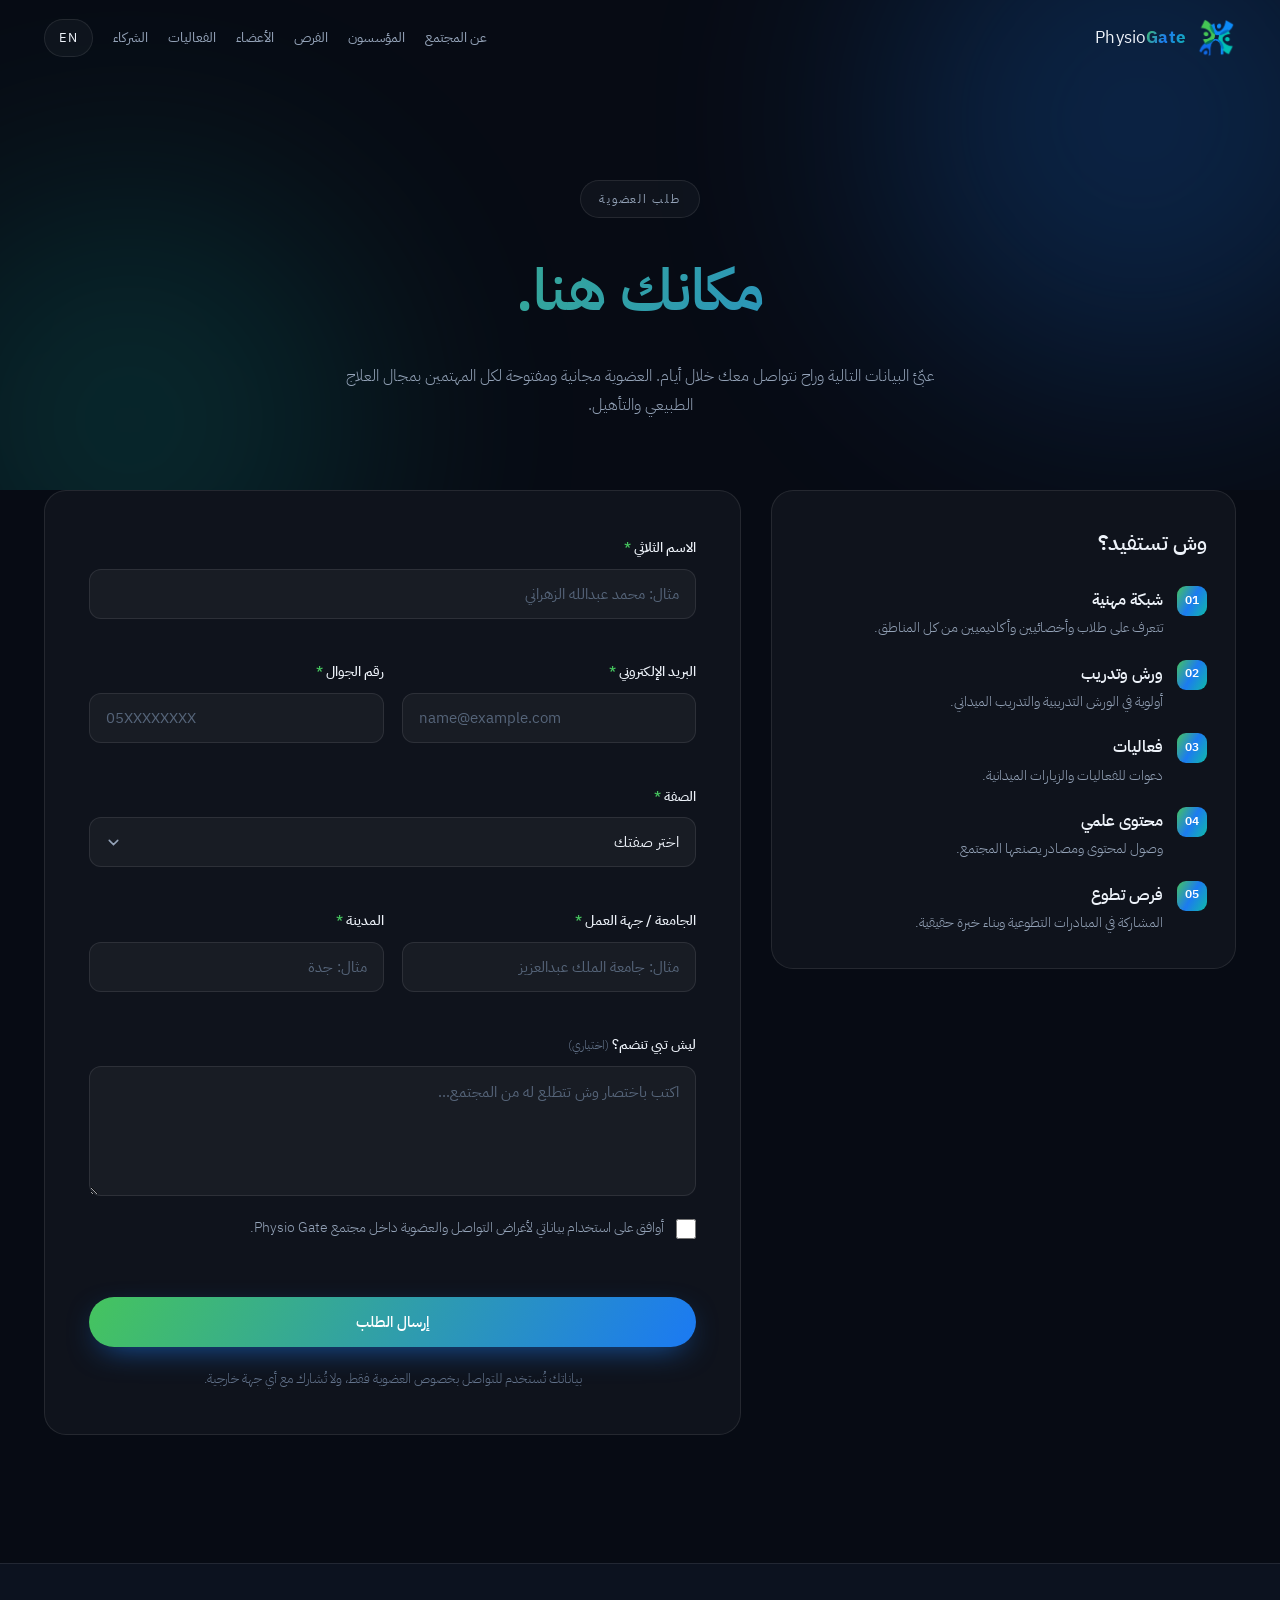
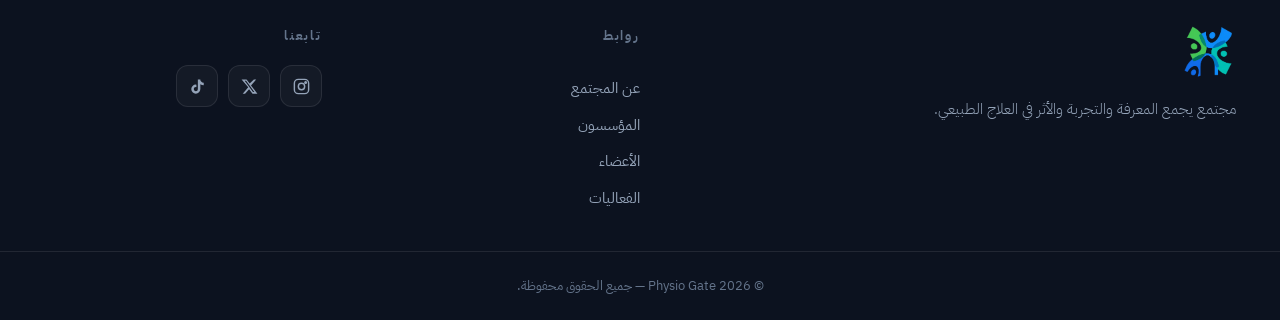
<file: join.html>
<!DOCTYPE html>
<html lang="ar" dir="rtl">
<head>
<meta charset="UTF-8">
<meta name="viewport" content="width=device-width, initial-scale=1.0">
<title>انضم إلى Physio Gate | طلب العضوية</title>
<meta name="description" content="قدّم طلب الانضمام إلى مجتمع Physio Gate للعلاج الطبيعي — مساحة تجمع الطلاب والأخصائيين والأكاديميين والباحثين تحت مظلة واحدة.">
<link rel="canonical" href="https://i9oly7.github.io/physiogate/join.html">
<link rel="alternate" hreflang="ar" href="https://i9oly7.github.io/physiogate/join.html">
<link rel="alternate" hreflang="en" href="https://i9oly7.github.io/physiogate/en/join.html">

<meta property="og:title" content="انضم إلى Physio Gate">
<meta property="og:description" content="كن جزءًا من مجتمع العلاج الطبيعي.">
<meta property="og:image" content="assets/og-cover.png">
<meta property="og:type" content="website">
<meta name="twitter:card" content="summary_large_image">

<link rel="icon" type="image/webp" href="assets/logo.webp">
<link rel="preconnect" href="https://fonts.googleapis.com">
<link rel="preconnect" href="https://fonts.gstatic.com" crossorigin>
<link href="https://fonts.googleapis.com/css2?family=IBM+Plex+Sans+Arabic:wght@100;200;300;400;500;600;700&family=IBM+Plex+Sans:wght@300;400;500;600;700&display=swap" rel="stylesheet">
<link rel="stylesheet" href="css/styles.css">
</head>
<body class="page-sub">

<div class="scroll-progress" id="scrollProgress"></div>

<!-- ============ الهيدر ============ -->
<header class="nav is-stuck" id="nav">
  <div class="nav__wrap">
    <a href="index.html" class="nav__brand">
      <span class="logo logo--nav" role="img" aria-label="Physio Gate"></span>
      <span>Physio<strong>Gate</strong></span>
    </a>

    <nav class="nav__links" id="navLinks">
      <a href="index.html#about">عن المجتمع</a>
      <a href="index.html#founders">المؤسسون</a>
      <a href="index.html#opportunities">الفرص</a>
      <a href="index.html#members">الأعضاء</a>
      <a href="index.html#events">الفعاليات</a>
      <a href="index.html#partners">الشركاء</a>
      <a href="en/join.html" class="nav__lang" hreflang="en">EN</a>
    </nav>

    <button class="nav__burger" id="navBurger" aria-label="القائمة">
      <span></span><span></span><span></span>
    </button>
  </div>
</header>

<main>

<!-- ============ ترويسة الصفحة ============ -->
<section class="sub-hero">
  <div class="hero__glow hero__glow--a"></div>
  <div class="hero__glow hero__glow--b"></div>

  <div class="container sub-hero__content">
    <span class="eyebrow">طلب العضوية</span>
    <h1 class="sub-hero__title">مكانك هنا.</h1>
    <p class="sub-hero__sub">
      عبّئ البيانات التالية وراح نتواصل معك خلال أيام.
      العضوية مجانية ومفتوحة لكل المهتمين بمجال العلاج الطبيعي والتأهيل.
    </p>
  </div>
</section>

<!-- ============ النموذج ============ -->
<section class="section section--form">
  <div class="container form-wrap">

    <!-- ===== مزايا العضوية ===== -->
    <aside class="form-aside">
      <h2>وش تستفيد؟</h2>
      <ul class="perks">
        <li><span>01</span><div><b>شبكة مهنية</b><p>تتعرف على طلاب وأخصائيين وأكاديميين من كل المناطق.</p></div></li>
        <li><span>02</span><div><b>ورش وتدريب</b><p>أولوية في الورش التدريبية والتدريب الميداني.</p></div></li>
        <li><span>03</span><div><b>فعاليات</b><p>دعوات للفعاليات والزيارات الميدانية.</p></div></li>
        <li><span>04</span><div><b>محتوى علمي</b><p>وصول لمحتوى ومصادر يصنعها المجتمع.</p></div></li>
        <li><span>05</span><div><b>فرص تطوع</b><p>المشاركة في المبادرات التطوعية وبناء خبرة حقيقية.</p></div></li>
      </ul>
    </aside>

    <!-- ===== الاستمارة ===== -->
    <div class="form-card">

      <form id="joinForm" class="jform" novalidate>

        <!-- الاسم الثلاثي -->
        <div class="field">
          <label for="fullname">الاسم الثلاثي <i>*</i></label>
          <input type="text" id="fullname" name="الاسم الثلاثي" required
                 autocomplete="name" placeholder="مثال: محمد عبدالله الزهراني">
          <small class="err" data-err></small>
        </div>

        <div class="field-row">
          <!-- البريد -->
          <div class="field">
            <label for="email">البريد الإلكتروني <i>*</i></label>
            <input type="email" id="email" name="البريد الإلكتروني" required
                   autocomplete="email" placeholder="name@example.com" dir="ltr">
            <small class="err" data-err></small>
          </div>

          <!-- الجوال -->
          <div class="field">
            <label for="phone">رقم الجوال <i>*</i></label>
            <input type="tel" id="phone" name="رقم الجوال" required
                   autocomplete="tel" placeholder="05XXXXXXXX" dir="ltr"
                   inputmode="numeric" maxlength="10">
            <small class="err" data-err></small>
          </div>
        </div>

        <!-- الصفة -->
        <div class="field">
          <label for="role">الصفة <i>*</i></label>
          <select id="role" name="الصفة" required>
            <option value="" disabled selected>اختر صفتك</option>
            <option value="طالب/ة علاج طبيعي"        data-kind="student">طالب/ة علاج طبيعي</option>
            <option value="طالب/ة في المجال الصحي"   data-kind="student-other">طالب/ة في المجال الصحي (تخصص آخر)</option>
            <option value="أخصائي/ة علاج طبيعي">أخصائي/ة علاج طبيعي</option>
            <option value="استشاري/ة علاج طبيعي">استشاري/ة علاج طبيعي</option>
            <option value="عضو هيئة تدريس / أكاديمي">عضو هيئة تدريس / أكاديمي</option>
            <option value="باحث/ة">باحث/ة</option>
            <option value="ممارس صحي مهتم بالتأهيل"  data-kind="non-pt">ممارس صحي مهتم بالتأهيل</option>
          </select>
          <small class="err" data-err></small>
        </div>

        <!-- التخصص — يظهر لمن تخصصه غير العلاج الطبيعي -->
        <div class="field" id="majorField" hidden>
          <label for="major">وش تخصصك؟ <small>(اختياري)</small></label>
          <input type="text" id="major" name="التخصص"
                 placeholder="مثال: تمريض، تنفسي، أشعة، صيدلة...">
          <small class="err" data-err></small>
        </div>

        <!-- المستوى الدراسي — يظهر للطلاب فقط -->
        <div class="field" id="levelField" hidden>
          <label for="level">المستوى الدراسي <i>*</i></label>
          <select id="level" name="المستوى الدراسي">
            <option value="" disabled selected>اختر المستوى</option>
            <option value="السنة الأولى">السنة الأولى</option>
            <option value="السنة الثانية">السنة الثانية</option>
            <option value="السنة الثالثة">السنة الثالثة</option>
            <option value="السنة الرابعة">السنة الرابعة</option>
            <option value="سنة الامتياز">سنة الامتياز</option>
          </select>
          <small class="err" data-err></small>
        </div>

        <div class="field-row">
          <!-- الجهة -->
          <div class="field">
            <label for="org">الجامعة / جهة العمل <i>*</i></label>
            <input type="text" id="org" name="الجهة" required
                   placeholder="مثال: جامعة الملك عبدالعزيز">
            <small class="err" data-err></small>
          </div>

          <!-- المدينة -->
          <div class="field">
            <label for="city">المدينة <i>*</i></label>
            <input type="text" id="city" name="المدينة" required placeholder="مثال: جدة">
            <small class="err" data-err></small>
          </div>
        </div>

        <!-- سبب الانضمام -->
        <div class="field">
          <label for="why">ليش تبي تنضم؟ <small>(اختياري)</small></label>
          <textarea id="why" name="سبب الانضمام" rows="4"
                    placeholder="اكتب باختصار وش تتطلع له من المجتمع..."></textarea>
        </div>

        <!-- الموافقة -->
        <label class="consent">
          <input type="checkbox" id="consent" name="الموافقة" required value="موافق">
          <span>أوافق على استخدام بياناتي لأغراض التواصل والعضوية داخل مجتمع Physio Gate.</span>
        </label>
        <small class="err" data-err id="consentErr"></small>

        <button type="submit" class="btn btn--primary btn--full" id="submitBtn">
          <span class="btn__label">إرسال الطلب</span>
          <span class="btn__spin" aria-hidden="true"></span>
        </button>

        <p class="form-note">
          بياناتك تُستخدم للتواصل بخصوص العضوية فقط، ولا تُشارك مع أي جهة خارجية.
        </p>
      </form>

      <!-- ===== رسالة النجاح ===== -->
      <div class="form-done" id="formDone" hidden>
        <div class="form-done__icon">
          <svg viewBox="0 0 24 24" fill="none" stroke="currentColor" stroke-width="2.4"
               stroke-linecap="round" stroke-linejoin="round"><path d="M4 12.5l5.5 5.5L20 7"/></svg>
        </div>
        <h2>وصلنا طلبك ✅</h2>
        <p>شكرًا لك. فريق Physio Gate بيتواصل معك على بريدك خلال أيام.</p>
        <a href="index.html" class="btn btn--ghost">العودة للصفحة الرئيسية</a>
      </div>

    </div>
  </div>
</section>

</main>

<!-- ============ الفوتر ============ -->
<footer class="footer">
  <div class="container footer__wrap">
    <div class="footer__brand">
      <span class="logo logo--foot" role="img" aria-label="Physio Gate"></span>
      <p>مجتمع يجمع المعرفة والتجربة والأثر في العلاج الطبيعي.</p>
    </div>

    <nav class="footer__nav">
      <h4>روابط</h4>
      <a href="index.html#about">عن المجتمع</a>
      <a href="index.html#founders">المؤسسون</a>
      <a href="index.html#members">الأعضاء</a>
      <a href="index.html#events">الفعاليات</a>
    </nav>

    <div class="footer__social">
      <h4>تابعنا</h4>
      <div class="socials">
        <a href="https://www.instagram.com/physiogatesa/" target="_blank" rel="noopener" aria-label="إنستغرام">
          <svg viewBox="0 0 24 24" fill="none" stroke="currentColor" stroke-width="1.8"><rect x="3" y="3" width="18" height="18" rx="5"/><circle cx="12" cy="12" r="4"/><circle cx="17.2" cy="6.8" r="1" fill="currentColor"/></svg>
        </a>
        <a href="https://x.com/PhysioGatesa" target="_blank" rel="noopener" aria-label="إكس">
          <svg viewBox="0 0 24 24" fill="currentColor"><path d="M17.5 3h3l-6.6 7.6L22 21h-6.2l-4.3-5.6L6.4 21H3.4l7-8.1L2 3h6.3l3.9 5.2zm-1.1 16h1.7L7.7 4.8H5.9z"/></svg>
        </a>
        <a href="https://www.tiktok.com/@physiogatesa" target="_blank" rel="noopener" aria-label="تيك توك">
          <svg viewBox="0 0 24 24" fill="currentColor"><path d="M16.6 5.82A4.28 4.28 0 0 1 15.54 3h-3.09v12.4a2.59 2.59 0 0 1-2.59 2.5 2.59 2.59 0 0 1 0-5.18c.27 0 .52.04.77.12v-3.2a5.74 5.74 0 0 0-.77-.05A5.73 5.73 0 0 0 4.13 15.3 5.73 5.73 0 0 0 9.86 21a5.73 5.73 0 0 0 5.73-5.7V9.01a7.35 7.35 0 0 0 4.29 1.38V7.3a4.3 4.3 0 0 1-3.28-1.48z"/></svg>
        </a>
      </div>
    </div>
  </div>

  <div class="footer__bottom">
    <span>© <span id="year"></span> Physio Gate — جميع الحقوق محفوظة.</span>
  </div>
</footer>

<script src="js/main.js"></script>
<script src="js/form.js"></script>
</body>
</html>
</file>
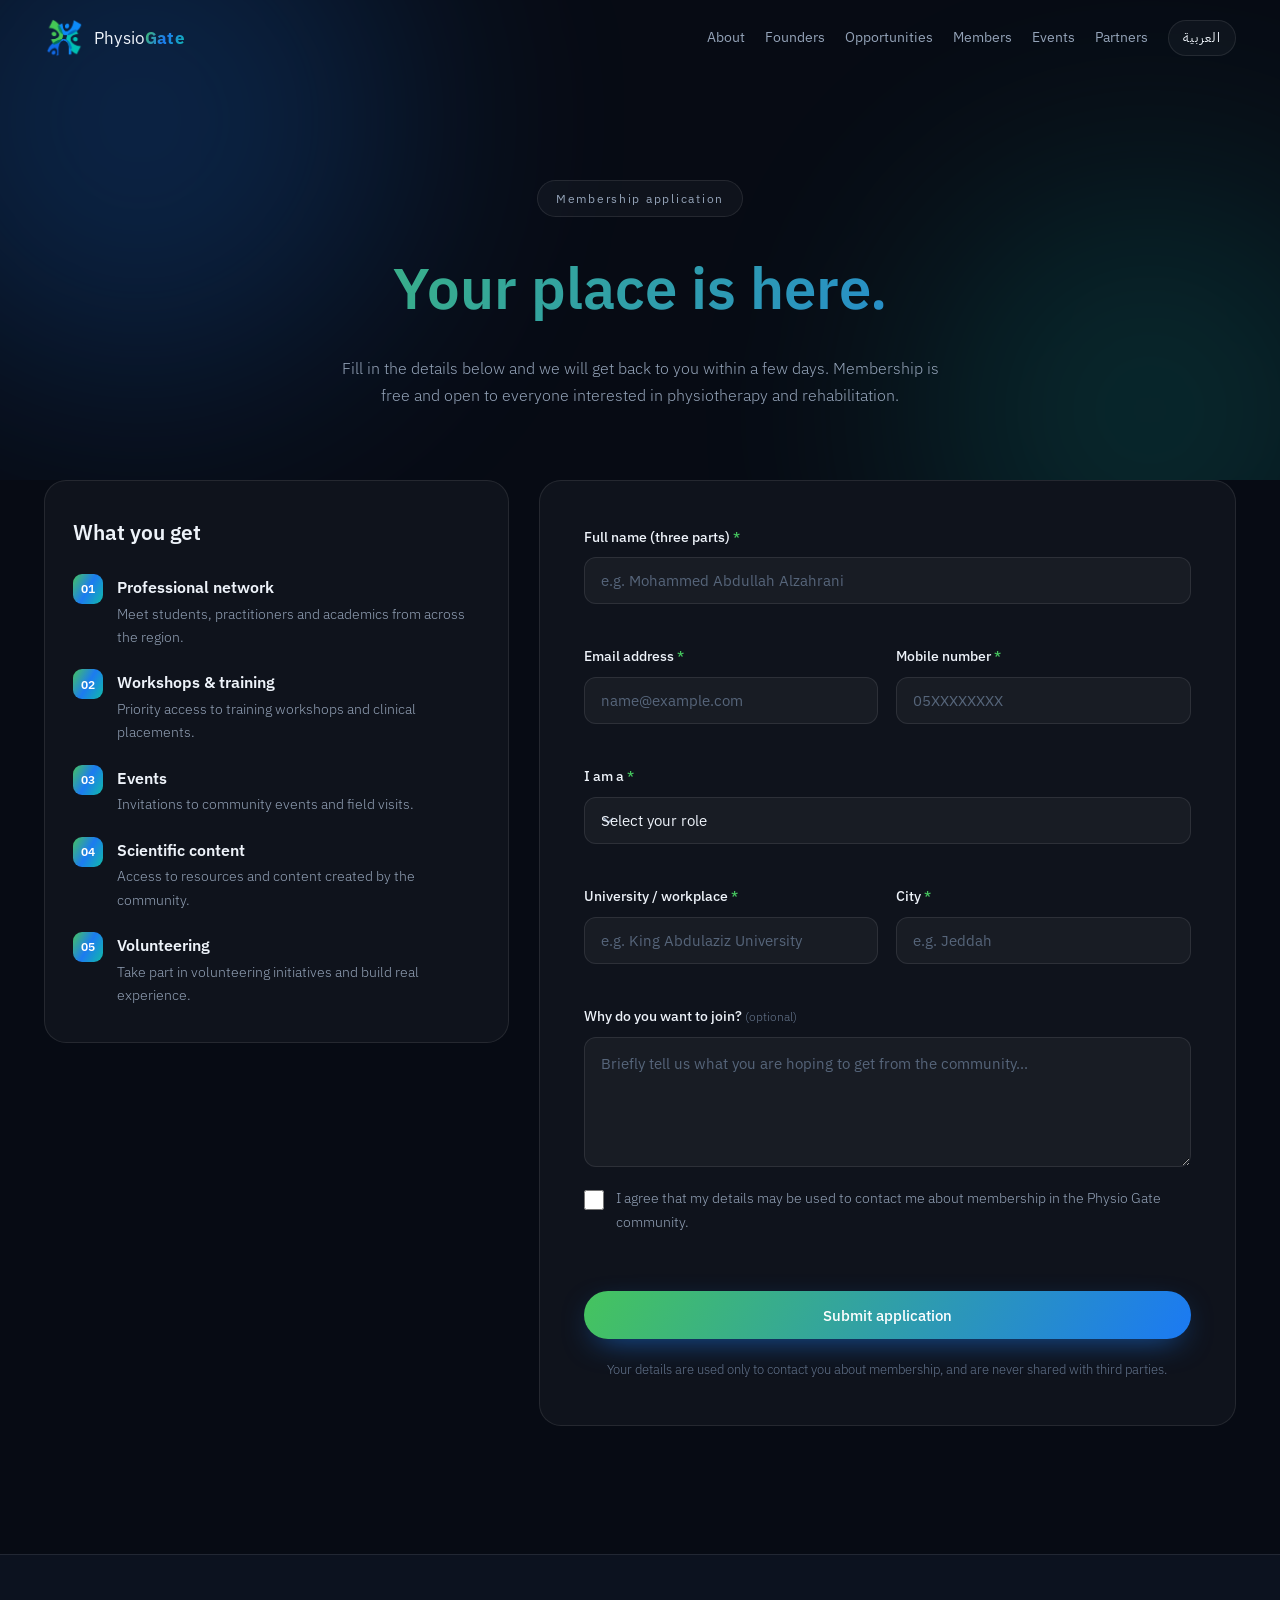
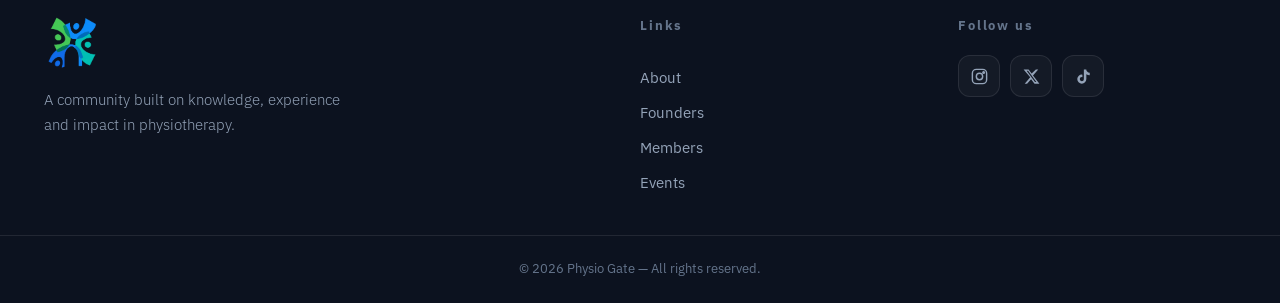
<file: en/join.html>
<!DOCTYPE html>
<html lang="en" dir="ltr">
<head>
<meta charset="UTF-8">
<meta name="viewport" content="width=device-width, initial-scale=1.0">
<title>Join Physio Gate | Membership Application</title>
<meta name="description" content="Apply to join the Physio Gate physiotherapy community — a space bringing students, practitioners, academics and researchers together under one umbrella.">
<link rel="canonical" href="https://i9oly7.github.io/physiogate/en/join.html">
<link rel="alternate" hreflang="ar" href="https://i9oly7.github.io/physiogate/join.html">
<link rel="alternate" hreflang="en" href="https://i9oly7.github.io/physiogate/en/join.html">

<meta property="og:title" content="Join Physio Gate">
<meta property="og:description" content="Be part of the physiotherapy community.">
<meta property="og:image" content="../assets/og-cover.png">
<meta property="og:type" content="website">
<meta name="twitter:card" content="summary_large_image">

<link rel="icon" type="image/webp" href="../assets/logo.webp">
<link rel="preconnect" href="https://fonts.googleapis.com">
<link rel="preconnect" href="https://fonts.gstatic.com" crossorigin>
<link href="https://fonts.googleapis.com/css2?family=IBM+Plex+Sans+Arabic:wght@100;200;300;400;500;600;700&family=IBM+Plex+Sans:wght@300;400;500;600;700&display=swap" rel="stylesheet">
<link rel="stylesheet" href="../css/styles.css">
</head>
<body class="page-sub">

<div class="scroll-progress" id="scrollProgress"></div>

<header class="nav is-stuck" id="nav">
  <div class="nav__wrap">
    <a href="index.html" class="nav__brand">
      <span class="logo logo--nav" role="img" aria-label="Physio Gate"></span>
      <span>Physio<strong>Gate</strong></span>
    </a>

    <nav class="nav__links" id="navLinks">
      <a href="index.html#about">About</a>
      <a href="index.html#founders">Founders</a>
      <a href="index.html#opportunities">Opportunities</a>
      <a href="index.html#members">Members</a>
      <a href="index.html#events">Events</a>
      <a href="index.html#partners">Partners</a>
      <a href="../join.html" class="nav__lang" hreflang="ar">العربية</a>
    </nav>

    <button class="nav__burger" id="navBurger" aria-label="Menu">
      <span></span><span></span><span></span>
    </button>
  </div>
</header>

<main>

<section class="sub-hero">
  <div class="hero__glow hero__glow--a"></div>
  <div class="hero__glow hero__glow--b"></div>

  <div class="container sub-hero__content">
    <span class="eyebrow">Membership application</span>
    <h1 class="sub-hero__title">Your place is here.</h1>
    <p class="sub-hero__sub">
      Fill in the details below and we will get back to you within a few days.
      Membership is free and open to everyone interested in physiotherapy and rehabilitation.
    </p>
  </div>
</section>

<section class="section section--form">
  <div class="container form-wrap">

    <aside class="form-aside">
      <h2>What you get</h2>
      <ul class="perks">
        <li><span>01</span><div><b>Professional network</b><p>Meet students, practitioners and academics from across the region.</p></div></li>
        <li><span>02</span><div><b>Workshops &amp; training</b><p>Priority access to training workshops and clinical placements.</p></div></li>
        <li><span>03</span><div><b>Events</b><p>Invitations to community events and field visits.</p></div></li>
        <li><span>04</span><div><b>Scientific content</b><p>Access to resources and content created by the community.</p></div></li>
        <li><span>05</span><div><b>Volunteering</b><p>Take part in volunteering initiatives and build real experience.</p></div></li>
      </ul>
    </aside>

    <div class="form-card">

      <form id="joinForm" class="jform" novalidate>

        <div class="field">
          <label for="fullname">Full name (three parts) <i>*</i></label>
          <input type="text" id="fullname" name="Full name" required
                 autocomplete="name" placeholder="e.g. Mohammed Abdullah Alzahrani">
          <small class="err" data-err></small>
        </div>

        <div class="field-row">
          <div class="field">
            <label for="email">Email address <i>*</i></label>
            <input type="email" id="email" name="Email" required
                   autocomplete="email" placeholder="name@example.com">
            <small class="err" data-err></small>
          </div>

          <div class="field">
            <label for="phone">Mobile number <i>*</i></label>
            <input type="tel" id="phone" name="Mobile" required
                   autocomplete="tel" placeholder="05XXXXXXXX"
                   inputmode="numeric" maxlength="10">
            <small class="err" data-err></small>
          </div>
        </div>

        <div class="field">
          <label for="role">I am a <i>*</i></label>
          <select id="role" name="Role" required>
            <option value="" disabled selected>Select your role</option>
            <option value="Physiotherapy student"             data-kind="student">Physiotherapy student</option>
            <option value="Healthcare student (other major)"  data-kind="student-other">Healthcare student (other major)</option>
            <option value="Physiotherapist">Physiotherapist</option>
            <option value="Consultant Physiotherapist">Consultant Physiotherapist</option>
            <option value="Faculty member / Academic">Faculty member / Academic</option>
            <option value="Researcher">Researcher</option>
            <option value="Healthcare practitioner interested in rehabilitation" data-kind="non-pt">Healthcare practitioner interested in rehabilitation</option>
          </select>
          <small class="err" data-err></small>
        </div>

        <!-- Shown to anyone whose field is not physiotherapy -->
        <div class="field" id="majorField" hidden>
          <label for="major">What is your major? <small>(optional)</small></label>
          <input type="text" id="major" name="Major"
                 placeholder="e.g. Nursing, Respiratory Therapy, Radiology, Pharmacy...">
          <small class="err" data-err></small>
        </div>

        <div class="field" id="levelField" hidden>
          <label for="level">Academic level <i>*</i></label>
          <select id="level" name="Academic level">
            <option value="" disabled selected>Select your level</option>
            <option value="First year">First year</option>
            <option value="Second year">Second year</option>
            <option value="Third year">Third year</option>
            <option value="Fourth year">Fourth year</option>
            <option value="Internship year">Internship year</option>
          </select>
          <small class="err" data-err></small>
        </div>

        <div class="field-row">
          <div class="field">
            <label for="org">University / workplace <i>*</i></label>
            <input type="text" id="org" name="Organisation" required
                   placeholder="e.g. King Abdulaziz University">
            <small class="err" data-err></small>
          </div>

          <div class="field">
            <label for="city">City <i>*</i></label>
            <input type="text" id="city" name="City" required placeholder="e.g. Jeddah">
            <small class="err" data-err></small>
          </div>
        </div>

        <div class="field">
          <label for="why">Why do you want to join? <small>(optional)</small></label>
          <textarea id="why" name="Motivation" rows="4"
                    placeholder="Briefly tell us what you are hoping to get from the community..."></textarea>
        </div>

        <label class="consent">
          <input type="checkbox" id="consent" name="Consent" required value="Agreed">
          <span>I agree that my details may be used to contact me about membership in the Physio Gate community.</span>
        </label>
        <small class="err" data-err id="consentErr"></small>

        <button type="submit" class="btn btn--primary btn--full" id="submitBtn">
          <span class="btn__label">Submit application</span>
          <span class="btn__spin" aria-hidden="true"></span>
        </button>

        <p class="form-note">
          Your details are used only to contact you about membership, and are never shared with third parties.
        </p>
      </form>

      <div class="form-done" id="formDone" hidden>
        <div class="form-done__icon">
          <svg viewBox="0 0 24 24" fill="none" stroke="currentColor" stroke-width="2.4"
               stroke-linecap="round" stroke-linejoin="round"><path d="M4 12.5l5.5 5.5L20 7"/></svg>
        </div>
        <h2>We got your application ✅</h2>
        <p>Thank you. The Physio Gate team will be in touch by email within a few days.</p>
        <a href="index.html" class="btn btn--ghost">Back to home</a>
      </div>

    </div>
  </div>
</section>

</main>

<footer class="footer">
  <div class="container footer__wrap">
    <div class="footer__brand">
      <span class="logo logo--foot" role="img" aria-label="Physio Gate"></span>
      <p>A community built on knowledge, experience and impact in physiotherapy.</p>
    </div>

    <nav class="footer__nav">
      <h4>Links</h4>
      <a href="index.html#about">About</a>
      <a href="index.html#founders">Founders</a>
      <a href="index.html#members">Members</a>
      <a href="index.html#events">Events</a>
    </nav>

    <div class="footer__social">
      <h4>Follow us</h4>
      <div class="socials">
        <a href="https://www.instagram.com/physiogatesa/" target="_blank" rel="noopener" aria-label="Instagram">
          <svg viewBox="0 0 24 24" fill="none" stroke="currentColor" stroke-width="1.8"><rect x="3" y="3" width="18" height="18" rx="5"/><circle cx="12" cy="12" r="4"/><circle cx="17.2" cy="6.8" r="1" fill="currentColor"/></svg>
        </a>
        <a href="https://x.com/PhysioGatesa" target="_blank" rel="noopener" aria-label="X">
          <svg viewBox="0 0 24 24" fill="currentColor"><path d="M17.5 3h3l-6.6 7.6L22 21h-6.2l-4.3-5.6L6.4 21H3.4l7-8.1L2 3h6.3l3.9 5.2zm-1.1 16h1.7L7.7 4.8H5.9z"/></svg>
        </a>
        <a href="https://www.tiktok.com/@physiogatesa" target="_blank" rel="noopener" aria-label="TikTok">
          <svg viewBox="0 0 24 24" fill="currentColor"><path d="M16.6 5.82A4.28 4.28 0 0 1 15.54 3h-3.09v12.4a2.59 2.59 0 0 1-2.59 2.5 2.59 2.59 0 0 1 0-5.18c.27 0 .52.04.77.12v-3.2a5.74 5.74 0 0 0-.77-.05A5.73 5.73 0 0 0 4.13 15.3 5.73 5.73 0 0 0 9.86 21a5.73 5.73 0 0 0 5.73-5.7V9.01a7.35 7.35 0 0 0 4.29 1.38V7.3a4.3 4.3 0 0 1-3.28-1.48z"/></svg>
        </a>
      </div>
    </div>
  </div>

  <div class="footer__bottom">
    <span>© <span id="year"></span> Physio Gate — All rights reserved.</span>
  </div>
</footer>

<script src="../js/main.js"></script>
<script src="../js/form.js"></script>
</body>
</html>
</file>
<file: css/styles.css>
/* =========================================================
   Physio Gate — Main Stylesheet
   الخط: IBM Plex Sans Arabic
   ========================================================= */

/* ---------- 1. المتغيرات (الهوية البصرية) ---------- */
:root{
  /* ألوان الشعار */
  --green:   #45C45E;
  --blue:    #1C7BF0;
  --blue-dk: #1557D6;
  --teal:    #10BBA8;

  /* الخلفيات */
  --bg:        #070B14;
  --bg-alt:    #0C121F;
  --surface:   rgba(255,255,255,.035);
  --surface-2: rgba(255,255,255,.06);
  --line:      rgba(255,255,255,.09);

  /* النصوص */
  --text:  #EEF3FA;
  --muted: #94A3B8;
  --dim:   #64748B;

  /* تدرجات */
  --grad:      linear-gradient(120deg, var(--green), var(--blue), var(--teal));
  --grad-soft: linear-gradient(120deg, rgba(69,196,94,.14), rgba(28,123,240,.14), rgba(16,187,168,.14));

  /* قياسات */
  --radius:   22px;
  --radius-s: 14px;
  --max:      1240px;
  --ease:     cubic-bezier(.22,.9,.3,1);
}

/* ---------- 2. إعادة الضبط ---------- */
*,*::before,*::after{ box-sizing:border-box; margin:0; padding:0; }

html{ scroll-behavior:smooth; -webkit-text-size-adjust:100%; }

body{
  font-family:'IBM Plex Sans Arabic','IBM Plex Sans',system-ui,sans-serif;
  background:var(--bg);
  color:var(--text);
  line-height:1.8;
  overflow-x:hidden;
  -webkit-font-smoothing:antialiased;
}

body.is-locked{ overflow:hidden; }

/* الصفحات الإنجليزية تستخدم IBM Plex Sans اللاتيني */
html[lang="en"] body{
  font-family:'IBM Plex Sans','IBM Plex Sans Arabic',system-ui,sans-serif;
  line-height:1.7;
}

img{ max-width:100%; display:block; }
a{ color:inherit; text-decoration:none; }
button{ font-family:inherit; cursor:pointer; border:0; background:none; color:inherit; }
ul{ list-style:none; }

::selection{ background:var(--blue); color:#fff; }

/* شريط التمرير */
::-webkit-scrollbar{ width:10px; }
::-webkit-scrollbar-track{ background:var(--bg); }
::-webkit-scrollbar-thumb{ background:#1E293B; border-radius:20px; }
::-webkit-scrollbar-thumb:hover{ background:#2C3C52; }

.container{ width:100%; max-width:var(--max); margin-inline:auto; padding-inline:24px; }

/* =========================================================
   2.5  الشعار  —  اقرأ هذا التعليق
   ---------------------------------------------------------
   ملف الشعار الأصلي مقاسه 2000×1125 والرسمة صغيرة في النص،
   فلو عرضناه كما هو راح يطلع صغير جدًا أو ما يبان.
   فهنا نقصّه بالـ CSS ونكبّر الرسمة.

   • لو طلع القص مو مظبوط، عدّل هالثلاثة فقط:
       --logo-zoom  : حجم التكبير (كبّره لو الرسمة صغيرة)
       --logo-x     : التحريك أفقيًا
       --logo-y     : التحريك رأسيًا

   • وأفضل حل نهائي: صدّر الشعار بمقاس مربع ومقصوص على حدود
     الرسمة (مثلاً 512×512 PNG بخلفية شفافة)، وبعدها
     حط الكلاس logo--raw على عناصر الشعار في الـ HTML
     أو خلّ --logo-zoom: 100%
   ========================================================= */
.logo{
  --logo-src:  url('../assets/logo.webp');
  --logo-zoom: 300%;   /* نسبة التكبير */
  --logo-x:    50%;    /* الموضع الأفقي */
  --logo-y:    32%;    /* الموضع الرأسي */

  display:block;
  aspect-ratio:1;
  flex:0 0 auto;
  background-image:var(--logo-src);
  background-repeat:no-repeat;
  background-size:var(--logo-zoom) auto;
  background-position:var(--logo-x) var(--logo-y);
}

/* شعار مربع وجاهز — بدون قص */
.logo--raw{
  --logo-zoom:100%;
  background-size:contain;
  background-position:center;
}

/* المقاسات حسب المكان */
.logo--nav { width:40px; }
.logo--pre { width:150px; }
.logo--foot{ width:56px; margin-bottom:16px; }

/* ---------- 3. شاشة البداية ---------- */
.preloader{
  position:fixed; inset:0; z-index:9999;
  display:grid; place-items:center;
  background:var(--bg);
  transition:opacity .7s var(--ease), visibility .7s;
}
.preloader.is-done{ opacity:0; visibility:hidden; }

.preloader__inner{ display:grid; justify-items:center; gap:22px; }

.logo--pre{
  animation:logoIn 1.1s var(--ease) both, logoFloat 2.6s 1.1s ease-in-out infinite;
}
@keyframes logoIn{
  0%  { opacity:0; transform:scale(.6) rotate(-25deg); filter:blur(8px); }
  100%{ opacity:1; transform:scale(1) rotate(0);       filter:blur(0); }
}
@keyframes logoFloat{
  0%,100%{ transform:translateY(0) }
  50%    { transform:translateY(-10px) }
}

.preloader__word{
  font-weight:600; letter-spacing:.42em; font-size:.82rem;
  background:var(--grad); -webkit-background-clip:text; background-clip:text; color:transparent;
  opacity:0; animation:fadeUp .8s .5s var(--ease) forwards;
}

.preloader__bar{
  width:170px; height:2px; border-radius:2px;
  background:rgba(255,255,255,.1); overflow:hidden;
}
.preloader__bar span{
  display:block; height:100%; width:0; background:var(--grad);
  animation:load 1.5s .3s var(--ease) forwards;
}
@keyframes load{ to{ width:100%; } }
@keyframes fadeUp{ from{opacity:0;transform:translateY(12px)} to{opacity:1;transform:none} }

/* ---------- 4. مؤشر التقدم ---------- */
.scroll-progress{
  position:fixed; top:0; right:0; height:3px; width:0; z-index:1000;
  background:var(--grad);
}

/* ---------- 5. الهيدر ---------- */
.nav{
  position:fixed; top:0; inset-inline:0; z-index:900;
  transition:background .4s var(--ease), border-color .4s, padding .4s;
  border-bottom:1px solid transparent;
  padding-block:18px;
}
.nav.is-stuck{
  background:rgba(7,11,20,.78);
  backdrop-filter:blur(18px); -webkit-backdrop-filter:blur(18px);
  border-bottom-color:var(--line);
  padding-block:10px;
}
.nav__wrap{
  max-width:var(--max); margin-inline:auto; padding-inline:24px;
  display:flex; align-items:center; justify-content:space-between; gap:20px;
}
.nav__brand{ display:flex; align-items:center; gap:10px; font-size:1.05rem; letter-spacing:.01em; }
.nav__brand strong{ background:var(--grad); -webkit-background-clip:text; background-clip:text; color:transparent; }

.nav__links{ display:flex; align-items:center; gap:20px; font-size:.88rem; color:var(--muted); }
.nav__links a{ position:relative; white-space:nowrap; transition:color .25s; }
.nav__links a::after{
  content:''; position:absolute; bottom:-6px; inset-inline:0; height:2px;
  background:var(--grad); transform:scaleX(0); transform-origin:right; transition:transform .3s var(--ease);
}
.nav__links a:hover{ color:var(--text); }
.nav__links a:hover::after{ transform:scaleX(1); }

/* القسم المعروض حاليًا */
.nav__links a.is-current{ color:var(--text); }
.nav__links a.is-current::after{ transform:scaleX(1); }

.nav__cta{
  padding:9px 20px; border-radius:100px; color:#fff !important;
  background:var(--grad); background-size:200% 100%;
  transition:background-position .5s var(--ease), transform .25s;
}
.nav__cta::after{ display:none !important; }
.nav__cta:hover{ background-position:100% 0; transform:translateY(-2px); }

.nav__burger{ display:none; width:40px; height:34px; position:relative; }
.nav__burger span{
  position:absolute; inset-inline:6px; height:2px; background:var(--text); border-radius:2px;
  transition:transform .35s var(--ease), opacity .25s;
}
.nav__burger span:nth-child(1){ top:9px; }
.nav__burger span:nth-child(2){ top:16px; }
.nav__burger span:nth-child(3){ top:23px; }
.nav__burger.is-open span:nth-child(1){ transform:translateY(7px) rotate(45deg); }
.nav__burger.is-open span:nth-child(2){ opacity:0; }
.nav__burger.is-open span:nth-child(3){ transform:translateY(-7px) rotate(-45deg); }

/* ---------- 6. الهيرو ---------- */
.hero{
  position:relative; min-height:100svh;
  display:grid; align-items:center;
  padding-block:150px 110px; overflow:hidden;
}
.hero__glow{ position:absolute; border-radius:50%; filter:blur(120px); opacity:.5; pointer-events:none; }
.hero__glow--a{ width:520px; height:520px; background:rgba(28,123,240,.45); top:-140px; inset-inline-start:-120px; animation:drift 14s ease-in-out infinite; }
.hero__glow--b{ width:460px; height:460px; background:rgba(16,187,168,.35); bottom:-160px; inset-inline-end:-100px; animation:drift 17s ease-in-out infinite reverse; }
@keyframes drift{ 0%,100%{transform:translate(0,0)} 50%{transform:translate(40px,-40px)} }

.hero__grid-lines{
  position:absolute; inset:0; pointer-events:none; opacity:.35;
  background-image:
    linear-gradient(to left, var(--line) 1px, transparent 1px),
    linear-gradient(to bottom, var(--line) 1px, transparent 1px);
  background-size:72px 72px;
  mask-image:radial-gradient(ellipse at center, #000 10%, transparent 72%);
  -webkit-mask-image:radial-gradient(ellipse at center, #000 10%, transparent 72%);
}

.hero__content{ position:relative; z-index:2; text-align:center; }

.eyebrow{
  display:inline-block; padding:7px 18px; border-radius:100px;
  border:1px solid var(--line); background:var(--surface);
  font-size:.78rem; letter-spacing:.14em; color:var(--muted);
}

.hero__title{
  font-size:clamp(2.2rem, 6vw, 4.6rem);
  font-weight:600; line-height:1.25; margin-top:26px;
}
.hero__title .line{ display:block; }

.grad{
  background:var(--grad); background-size:200% 100%;
  -webkit-background-clip:text; background-clip:text; color:transparent;
  animation:shift 7s linear infinite;
}
@keyframes shift{ to{ background-position:200% 0; } }

.hero__sub{
  max-width:680px; margin:24px auto 0;
  color:var(--muted); font-size:clamp(.98rem,1.6vw,1.12rem); font-weight:300;
}

.hero__actions{ display:flex; gap:14px; justify-content:center; flex-wrap:wrap; margin-top:38px; }

.btn{
  display:inline-flex; align-items:center; justify-content:center;
  padding:14px 32px; border-radius:100px; font-size:.95rem; font-weight:500;
  transition:transform .3s var(--ease), box-shadow .3s, background-position .5s;
}
.btn--primary{
  color:#fff; background:var(--grad); background-size:200% 100%;
  box-shadow:0 10px 32px -12px rgba(28,123,240,.8);
}
.btn--primary:hover{ background-position:100% 0; transform:translateY(-3px); box-shadow:0 16px 40px -12px rgba(28,123,240,.9); }
.btn--ghost{ border:1px solid var(--line); background:var(--surface); color:var(--text); }
.btn--ghost:hover{ background:var(--surface-2); transform:translateY(-3px); }

.hero__stats{
  display:flex; gap:clamp(24px,6vw,70px); justify-content:center; flex-wrap:wrap;
  margin-top:70px; padding-top:34px; border-top:1px solid var(--line);
}
.stat{ display:grid; gap:4px; }
.stat b{
  font-size:clamp(1.6rem,3.4vw,2.4rem); font-weight:600;
  background:var(--grad); -webkit-background-clip:text; background-clip:text; color:transparent;
}
.stat span{ font-size:.82rem; color:var(--dim); }

.hero__scroll{
  position:absolute; bottom:34px; inset-inline:0; margin-inline:auto; z-index:3;
  width:24px; height:40px; border:1.5px solid var(--line); border-radius:100px;
}
.hero__scroll span{
  position:absolute; top:8px; inset-inline:0; margin-inline:auto;
  width:4px; height:7px; border-radius:4px; background:var(--blue);
  animation:wheel 1.8s ease-in-out infinite;
}
@keyframes wheel{ 0%{opacity:0;transform:translateY(0)} 40%{opacity:1} 100%{opacity:0;transform:translateY(16px)} }

/* ---------- 7. الأقسام العامة ---------- */
.section{ padding-block:clamp(80px,10vw,140px); position:relative; }
.section--alt{ background:var(--bg-alt); }

.sec-head{ max-width:760px; margin-bottom:60px; }
.sec-num{
  display:inline-block; font-size:.74rem; letter-spacing:.2em; color:var(--dim);
  padding-bottom:10px; margin-bottom:16px; position:relative;
}
.sec-num::after{
  content:''; position:absolute; bottom:0; inset-inline-start:0;
  width:44px; height:2px; background:var(--grad);
}
.sec-title{ font-size:clamp(1.7rem,4vw,3rem); font-weight:600; line-height:1.35; }
.sec-text{ margin-top:18px; color:var(--muted); font-weight:300; font-size:1.02rem; }

.sub-head{
  font-size:1.1rem; font-weight:500; color:var(--muted);
  margin:50px 0 22px; display:flex; align-items:center; gap:14px;
}
.sub-head::after{ content:''; flex:1; height:1px; background:var(--line); }

/* ---------- 8. بطاقات "عن المجتمع" ---------- */
.about-cards{ display:grid; grid-template-columns:repeat(auto-fit,minmax(260px,1fr)); gap:22px; }
.acard{
  padding:34px 28px; border:1px solid var(--line); border-radius:var(--radius);
  background:var(--surface); position:relative; overflow:hidden;
  transition:transform .4s var(--ease), border-color .4s, background .4s;
}
.acard::before{
  content:''; position:absolute; inset:0; opacity:0; background:var(--grad-soft);
  transition:opacity .4s;
}
.acard:hover{ transform:translateY(-6px); border-color:rgba(28,123,240,.45); }
.acard:hover::before{ opacity:1; }
.acard > *{ position:relative; z-index:1; }
.acard__icon{
  font-size:1.5rem; width:52px; height:52px; display:grid; place-items:center;
  border-radius:16px; background:var(--grad); color:#fff; margin-bottom:20px;
}
.acard h3{ font-size:1.22rem; font-weight:600; margin-bottom:10px; }
.acard p{ color:var(--muted); font-weight:300; font-size:.95rem; }

/* ---------- 9. الرؤية والرسالة ---------- */
.vm{ display:grid; grid-template-columns:repeat(auto-fit,minmax(320px,1fr)); gap:24px; }
.vm__card{
  padding:clamp(30px,4vw,48px); border-radius:var(--radius);
  border:1px solid var(--line); background:var(--surface);
  position:relative; overflow:hidden;
}
.vm__card::after{
  content:''; position:absolute; top:0; inset-inline-start:0; width:100%; height:3px; background:var(--grad);
}
.vm__card--accent{ background:var(--grad-soft); }
.vm__title{ font-size:1.7rem; font-weight:600; margin-bottom:16px; }
.vm__card p{ color:var(--muted); font-weight:300; }

/* ---------- 10. المؤسسون ---------- */
.founders{ display:grid; grid-template-columns:repeat(auto-fit,minmax(230px,1fr)); gap:26px; }
.founder{ text-align:center; }
.founder__media{
  position:relative; aspect-ratio:3/4; border-radius:var(--radius); overflow:hidden;
  border:1px solid var(--line);
  /* الصور خلفيتها بيضاء — نخليها على بطاقة فاتحة متدرجة */
  background:linear-gradient(180deg,#F4F8FC,#E6EEF7);
}
.founder__media img{
  width:100%; height:100%; object-fit:cover; object-position:top center;
  filter:grayscale(.9) contrast(1.03);
  transition:transform .7s var(--ease), filter .5s;
}
.founder:hover .founder__media img{ transform:scale(1.06); filter:grayscale(0); }

.founder__overlay{
  position:absolute; inset:0; display:grid; place-items:center;
  background:linear-gradient(to top, rgba(7,11,20,.88), rgba(28,123,240,.25) 60%, transparent);
  opacity:0; transition:opacity .4s var(--ease);
}
.founder:hover .founder__overlay,
.founder:focus-within .founder__overlay{ opacity:1; }

.founder__li{
  width:54px; height:54px; display:grid; place-items:center; border-radius:50%;
  background:#fff; color:#0A66C2;
  transform:translateY(14px) scale(.85); opacity:0;
  transition:transform .45s var(--ease), opacity .4s, box-shadow .3s;
}
.founder:hover .founder__li,
.founder:focus-within .founder__li{ transform:none; opacity:1; }
.founder__li:hover{ box-shadow:0 0 0 8px rgba(255,255,255,.14); }
.founder__li svg{ width:26px; height:26px; }

.founder__name{ font-size:1.12rem; font-weight:600; margin-top:18px; }
.founder__role{ font-size:.82rem; color:var(--dim); letter-spacing:.05em; }

/* ---------- 11. المسارات ---------- */
.tracks{ display:grid; grid-template-columns:repeat(auto-fit,minmax(230px,1fr)); gap:18px; }
.track{
  padding:30px 26px; border-radius:var(--radius-s);
  border:1px solid var(--line); background:var(--surface);
  transition:transform .4s var(--ease), background .4s, border-color .4s;
}
.track:hover{ transform:translateY(-6px); background:var(--surface-2); border-color:rgba(69,196,94,.45); }
.track__num{ font-size:.74rem; letter-spacing:.12em; color:var(--dim); }
.track h3{ font-size:1.08rem; font-weight:500; margin-top:12px; }

/* ---------- 12. لماذا Physio Gate ---------- */
.why-list{ border-top:1px solid var(--line); }
.why-list li{
  display:flex; align-items:center; gap:22px;
  padding:26px 10px; border-bottom:1px solid var(--line);
  font-size:clamp(1.4rem,4vw,2.6rem); font-weight:500;
  transition:padding .4s var(--ease), color .4s;
  color:var(--muted);
}
.why-list li span{ font-size:.8rem; color:var(--dim); letter-spacing:.1em; font-weight:400; }
.why-list li:hover{ padding-inline-start:34px; color:var(--text); }

/* ---------- 13. الفرص ---------- */
.opps{ display:grid; grid-template-columns:repeat(auto-fit,minmax(250px,1fr)); gap:20px; }
.opp{
  padding:32px 26px; border-radius:var(--radius); border:1px solid var(--line);
  background:var(--surface); position:relative; overflow:hidden;
  transition:transform .4s var(--ease), border-color .4s;
}
.opp::after{
  content:''; position:absolute; inset-inline-start:0; bottom:0; height:3px; width:0;
  background:var(--grad); transition:width .5s var(--ease);
}
.opp:hover{ transform:translateY(-6px); border-color:rgba(16,187,168,.45); }
.opp:hover::after{ width:100%; }
.opp__tag{ font-size:.74rem; letter-spacing:.12em; color:var(--teal); }
.opp h3{ font-size:1.25rem; font-weight:600; margin:12px 0 8px; }
.opp p{ color:var(--muted); font-size:.93rem; font-weight:300; }

/* ---------- 14. الأعضاء واللجان ---------- */
.tabs{ display:flex; flex-wrap:wrap; gap:10px; margin-bottom:38px; }
.tab{
  padding:10px 22px; border-radius:100px; font-size:.9rem;
  border:1px solid var(--line); background:var(--surface); color:var(--muted);
  transition:all .3s var(--ease);
}
.tab:hover{ color:var(--text); background:var(--surface-2); }
.tab.is-active{ color:#fff; background:var(--grad); border-color:transparent; }

/* عدّاد الأعضاء داخل زر اللجنة */
.tab i{
  font-style:normal; font-size:.74rem; margin-inline-start:7px;
  padding:1px 8px; border-radius:100px;
  background:rgba(255,255,255,.1); color:inherit;
}
.tab.is-active i{ background:rgba(255,255,255,.25); }

.members{
  display:none; gap:16px;
  grid-template-columns:repeat(auto-fill,minmax(185px,1fr));
}
.members.is-active{ display:grid; animation:fadeUp .5s var(--ease) both; }

.member{
  padding:26px 14px 22px; text-align:center; border-radius:var(--radius-s);
  border:1px solid var(--line); background:var(--surface);
  display:flex; flex-direction:column; align-items:center;
  transition:transform .35s var(--ease), border-color .35s, background .35s;
}
.member:hover{ transform:translateY(-5px); border-color:rgba(28,123,240,.5); background:var(--surface-2); }

.member__avatar{
  width:66px; height:66px; margin:0 auto 14px; border-radius:50%;
  display:grid; place-items:center; flex:0 0 auto;
  background:var(--grad);
}
.member__avatar svg{
  width:60%; height:60%; fill:#fff;
  transition:transform .35s var(--ease);
}
.member:hover .member__avatar svg{ transform:scale(1.1); }

/* لون مميز لكل لجنة */
.members[data-panel="content"] .member__avatar{ background:linear-gradient(135deg,var(--green),var(--teal)); }
.members[data-panel="media"]   .member__avatar{ background:linear-gradient(135deg,var(--blue),var(--teal)); }
.members[data-panel="pr"]      .member__avatar{ background:linear-gradient(135deg,var(--green),var(--blue)); }
.members[data-panel="ops"]     .member__avatar{ background:linear-gradient(135deg,var(--teal),var(--blue-dk)); }

/* ===== بطاقة قائد/ة اللجنة ===== */
.member--lead{
  grid-column:1 / -1;
  flex-direction:row; align-items:center; text-align:start;
  gap:24px; padding:26px 28px;
  background:var(--grad-soft);
  border-color:rgba(28,123,240,.4);
  position:relative; overflow:hidden;
}
.member--lead::before{
  content:''; position:absolute; top:0; inset-inline-start:0;
  width:4px; height:100%; background:var(--grad);
}
.member--lead:hover{ transform:translateY(-4px); }

.member--lead .member__avatar{
  width:96px; height:96px; margin:0;
  box-shadow:0 0 0 4px rgba(255,255,255,.07);
}
.member--lead .member__info{ display:flex; flex-direction:column; align-items:flex-start; gap:2px; }
.member--lead .member__name{
  font-size:1.5rem; display:block; margin-top:4px;
}
.member--lead .member__role{ font-size:.88rem; color:var(--muted); }

.member__badge{
  display:inline-block; font-size:.7rem; letter-spacing:.1em;
  padding:5px 14px; border-radius:100px; color:#fff;
  background:var(--grad); background-size:200% 100%;
  animation:shift 7s linear infinite;
}

@media (max-width:620px){
  .member--lead{ flex-direction:column; text-align:center; gap:14px; padding:28px 18px; }
  .member--lead .member__info{ align-items:center; }
  .member--lead .member__name{ font-size:1.25rem; }
}
.member__avatar::before{ content:attr(data-initial); }
/* لو حبيت تحط صورة بدل الحرف: ضع <img> داخل .member__avatar */
.member__avatar img{ width:100%; height:100%; border-radius:50%; object-fit:cover; }
.member__avatar:has(img)::before{ content:none; }

.member__name{
  font-size:.95rem; font-weight:600; line-height:1.6;
  flex:1 0 auto; display:flex; align-items:center;
  text-wrap:balance;
}
.member__role{ font-size:.76rem; color:var(--dim); margin-top:6px; }

/* ---------- 15. الفعاليات ---------- */
.event{
  padding:clamp(24px,3vw,38px); border-radius:var(--radius);
  border:1px solid var(--line); background:var(--surface);
}
.event__top{ display:flex; align-items:flex-start; gap:16px; flex-wrap:wrap; }
.chip{
  font-size:.72rem; padding:6px 14px; border-radius:100px;
  background:var(--grad-soft); border:1px solid var(--line); color:var(--teal);
}
.event__title{ font-size:1.4rem; font-weight:600; }
.event__meta{ font-size:.84rem; color:var(--dim); }
.event__desc{ color:var(--muted); font-weight:300; margin:16px 0 26px; }

.gallery{ overflow:hidden; cursor:grab; }
.gallery.is-dragging{ cursor:grabbing; }
.gallery__track{
  display:flex; gap:14px; overflow-x:auto; scroll-snap-type:x mandatory;
  padding-bottom:10px; scrollbar-width:none;
}
.gallery__track::-webkit-scrollbar{ display:none; }
.gallery__track img{
  flex:0 0 clamp(230px,30vw,330px); aspect-ratio:4/3; object-fit:cover;
  border-radius:var(--radius-s); scroll-snap-align:start; user-select:none;
  border:1px solid var(--line); background:var(--surface-2);
  transition:transform .4s var(--ease);
}
.gallery__track img:hover{ transform:scale(1.02); }
.gallery__hint{ display:block; margin-top:12px; font-size:.78rem; color:var(--dim); }

.soon{
  margin-top:20px; padding:44px 30px; text-align:center;
  border:1px dashed var(--line); border-radius:var(--radius); background:var(--surface);
}
.soon h3{ font-size:1.4rem; font-weight:600; margin-bottom:8px; }
.soon p{ color:var(--muted); font-weight:300; }

/* ---------- 16. مركز المعرفة ---------- */
.k-marquee{
  overflow:hidden; border-block:1px solid var(--line);
  padding-block:22px; margin-bottom:10px;
  mask-image:linear-gradient(to left, transparent, #000 12%, #000 88%, transparent);
  -webkit-mask-image:linear-gradient(to left, transparent, #000 12%, #000 88%, transparent);
}
.k-marquee__track{
  display:flex; gap:56px; width:max-content;
  animation:marquee 26s linear infinite;
}
.k-marquee__track span{
  font-size:clamp(1.1rem,2.6vw,1.9rem); font-weight:600; letter-spacing:.06em;
  color:transparent; -webkit-text-stroke:1px rgba(255,255,255,.28); white-space:nowrap;
  transition:-webkit-text-stroke-color .3s, color .3s;
}
.k-marquee__track span:hover{ color:var(--text); -webkit-text-stroke-color:transparent; }
@keyframes marquee{ from{ transform:translateX(0) } to{ transform:translateX(50%) } }

/* ---------- 17. الشركاء ---------- */
.logos{
  overflow:hidden; margin-top:10px;
  mask-image:linear-gradient(to left, transparent, #000 10%, #000 90%, transparent);
  -webkit-mask-image:linear-gradient(to left, transparent, #000 10%, #000 90%, transparent);
}
.logos__track{
  display:flex; width:max-content;
  animation:logosMove 45s linear infinite;
}
.logos:hover .logos__track{ animation-play-state:paused; }
.logos__group{ display:flex; }
.logos__item{
  flex:0 0 auto; width:250px; height:175px; margin-inline:12px;
  display:grid; place-items:center; padding:18px 22px;
  border:1px solid var(--line); border-radius:var(--radius-s);
  /* بطاقة فاتحة — لأن شعارات الشركاء خلفيتها بيضاء */
  background:#fff;
  opacity:.72; filter:saturate(.55);
  transition:opacity .35s var(--ease), filter .35s var(--ease), transform .35s var(--ease), box-shadow .35s;
}
.logos__item:hover{
  opacity:1; filter:none; transform:translateY(-4px);
  box-shadow:0 14px 34px -14px rgba(28,123,240,.7);
}
/* الشعار يملأ البطاقة كاملًا بدون قص */
.logos__item img{
  width:100%; height:100%; object-fit:contain;
}
/* الاتجاه: من اليسار إلى اليمين */
@keyframes logosMove{ from{ transform:translateX(-50%) } to{ transform:translateX(0) } }

/* ---------- 18. الأثر ---------- */
.section--impact{ text-align:center; position:relative; overflow:hidden; }
.section--impact .sec-head{ margin-inline:auto; }
.section--impact::before{
  content:''; position:absolute; top:50%; inset-inline-start:50%;
  transform:translate(50%,-50%);
  width:680px; height:680px; border-radius:50%;
  background:radial-gradient(circle, rgba(16,187,168,.18), transparent 65%);
  pointer-events:none;
}
.section--impact .sec-num::after{ inset-inline-start:50%; transform:translateX(50%); }

/* ---------- 19. الدعوة للانضمام ---------- */
.cta{ text-align:center; }
.cta__inner{
  padding:clamp(44px,7vw,86px) 26px; border-radius:36px;
  border:1px solid var(--line); background:var(--grad-soft);
  position:relative; overflow:hidden;
}
.cta__inner .sec-num::after{ inset-inline-start:50%; transform:translateX(50%); }
.cta__title{
  font-size:clamp(2rem,6vw,3.6rem); font-weight:600; margin-bottom:12px;
  background:var(--grad); background-size:200% 100%;
  -webkit-background-clip:text; background-clip:text; color:transparent;
  animation:shift 7s linear infinite;
}
.cta p{ color:var(--muted); font-weight:300; }

/* ---------- 20. الفوتر ---------- */
.footer{ border-top:1px solid var(--line); background:var(--bg-alt); }
.footer__wrap{
  display:grid; grid-template-columns:2fr 1fr 1fr; gap:40px;
  padding-block:60px 40px;
}
.footer__brand p{ color:var(--muted); font-weight:300; font-size:.92rem; max-width:320px; }
.footer h4{ font-size:.82rem; letter-spacing:.14em; color:var(--dim); margin-bottom:18px; }
.footer__nav{ display:grid; gap:10px; align-content:start; font-size:.92rem; color:var(--muted); }
.footer__nav a{ transition:color .25s; }
.footer__nav a:hover{ color:var(--text); }

.socials{ display:flex; gap:10px; }
.socials a{
  width:42px; height:42px; display:grid; place-items:center; border-radius:12px;
  border:1px solid var(--line); background:var(--surface); color:var(--muted);
  transition:all .3s var(--ease);
}
.socials a:hover{ color:#fff; background:var(--grad); border-color:transparent; transform:translateY(-3px); }
.socials svg{ width:19px; height:19px; }

.footer__bottom{
  border-top:1px solid var(--line); padding-block:22px;
  text-align:center; font-size:.82rem; color:var(--dim);
}

/* =========================================================
   20.5  العدّاد التنازلي للفعالية القادمة
   ========================================================= */
.countdown{
  position:relative; overflow:hidden; text-align:center;
  margin-top:20px; padding:clamp(32px,5vw,56px) 26px;
  border:1px solid var(--line); border-radius:var(--radius);
  background:var(--grad-soft);
}
.countdown__glow{
  position:absolute; top:-40%; inset-inline-start:50%; transform:translateX(50%);
  width:520px; height:520px; border-radius:50%; pointer-events:none;
  background:radial-gradient(circle, rgba(28,123,240,.22), transparent 65%);
}
.countdown > *{ position:relative; z-index:1; }

.chip--live{
  color:var(--green); display:inline-flex; align-items:center; gap:8px;
}
.chip--live::before{
  content:''; width:7px; height:7px; border-radius:50%;
  background:var(--green); animation:pulse 1.8s ease-in-out infinite;
}
@keyframes pulse{
  0%,100%{ opacity:1; box-shadow:0 0 0 0 rgba(69,196,94,.55) }
  50%    { opacity:.7; box-shadow:0 0 0 7px rgba(69,196,94,0) }
}

.countdown__title{ font-size:clamp(1.4rem,3.4vw,2.1rem); font-weight:600; margin-top:14px; }
.countdown__place{ display:block; font-size:.88rem; color:var(--muted); margin-top:6px; }

.countdown__clock{
  display:flex; align-items:flex-start; justify-content:center;
  gap:clamp(6px,1.6vw,16px); margin:32px 0 28px;
  direction:ltr;   /* الوقت يُقرأ: أيام : ساعات : دقائق : ثوانٍ */
}
.cd-unit{
  min-width:clamp(62px,9vw,92px);
  padding:14px 8px; border-radius:var(--radius-s);
  border:1px solid var(--line); background:rgba(255,255,255,.05);
  display:grid; gap:4px;
}
.cd-unit b{
  font-size:clamp(1.6rem,4.6vw,2.7rem); font-weight:600; line-height:1;
  font-variant-numeric:tabular-nums;
  background:var(--grad); background-size:200% 100%;
  -webkit-background-clip:text; background-clip:text; color:transparent;
  animation:shift 7s linear infinite;
}
.cd-unit span{ font-size:.72rem; color:var(--dim); }
.cd-sep{
  font-size:clamp(1.3rem,3.4vw,2rem); font-weight:300; color:var(--dim);
  line-height:1; padding-top:16px;
}
.countdown__msg{ color:var(--muted); font-weight:300; margin:26px 0 4px; }
.countdown__btn{ margin-top:8px; }


/* =========================================================
   20.6  الصفحات الداخلية + استمارة الانضمام
   ========================================================= */
.page-sub{ padding-top:0; }

.nav__lang{
  padding:6px 14px; border-radius:100px; font-size:.8rem; letter-spacing:.08em;
  border:1px solid var(--line); background:var(--surface); color:var(--text) !important;
}
.nav__lang::after{ display:none !important; }
.nav__lang:hover{ background:var(--surface-2); }

/* ترويسة الصفحة الداخلية */
.sub-hero{
  position:relative; overflow:hidden; text-align:center;
  padding:clamp(130px,16vw,180px) 0 clamp(50px,7vw,70px);
}
.sub-hero__content{ position:relative; z-index:2; }
.sub-hero__title{
  font-size:clamp(2rem,6vw,3.6rem); font-weight:600; margin-top:22px;
  background:var(--grad); background-size:200% 100%;
  -webkit-background-clip:text; background-clip:text; color:transparent;
  animation:shift 7s linear infinite;
}
.sub-hero__sub{
  max-width:620px; margin:18px auto 0;
  color:var(--muted); font-weight:300;
}

.section--form{ padding-top:0; }
.form-wrap{
  display:grid; grid-template-columns:1fr 1.5fr; gap:30px; align-items:start;
}

/* مزايا العضوية */
.form-aside{
  position:sticky; top:100px;
  padding:34px 28px; border-radius:var(--radius);
  border:1px solid var(--line); background:var(--surface);
}
.form-aside h2{ font-size:1.3rem; font-weight:600; margin-bottom:24px; }
.perks{ display:grid; gap:20px; }
.perks li{ display:flex; gap:14px; align-items:flex-start; }
.perks span{
  flex:0 0 auto; width:30px; height:30px; border-radius:9px;
  display:grid; place-items:center; font-size:.72rem; font-weight:600;
  color:#fff; background:var(--grad);
}
.perks b{ display:block; font-size:.98rem; font-weight:600; margin-bottom:2px; }
.perks p{ font-size:.86rem; color:var(--muted); font-weight:300; line-height:1.7; }

/* بطاقة النموذج */
.form-card{
  padding:clamp(26px,4vw,44px); border-radius:var(--radius);
  border:1px solid var(--line); background:var(--surface);
}
.jform{ display:grid; gap:20px; }

/* مهم: display على .field يتغلب على خاصية hidden في HTML،
   فلازم نجبر الإخفاء — بدونها الحقول الشرطية تبان دائمًا. */
[hidden]{ display:none !important; }

.field{ display:grid; gap:8px; border:0; padding:0; margin:0; min-width:0; }
.field-row{ display:grid; grid-template-columns:1fr 1fr; gap:18px; }

.field label,
.field legend{
  font-size:.9rem; font-weight:500; color:var(--text); padding:0;
}
.field label i{ color:var(--green); font-style:normal; }
.field label small,
.field legend small{ color:var(--dim); font-weight:300; }

.field input,
.field select,
.field textarea{
  width:100%; padding:13px 16px; border-radius:12px;
  font-family:inherit; font-size:.94rem; color:var(--text);
  border:1px solid var(--line); background:rgba(255,255,255,.04);
  transition:border-color .25s, background .25s, box-shadow .25s;
}
.field textarea{ resize:vertical; min-height:110px; line-height:1.7; }

.field input::placeholder,
.field textarea::placeholder{ color:#56657A; }

.field input:focus,
.field select:focus,
.field textarea:focus{
  outline:none; border-color:var(--blue);
  background:rgba(255,255,255,.07);
  box-shadow:0 0 0 4px rgba(28,123,240,.16);
}

/* القائمة المنسدلة */
.field select{
  appearance:none; cursor:pointer; padding-inline-end:42px;
  background-image:url("data:image/svg+xml,%3Csvg xmlns='http://www.w3.org/2000/svg' viewBox='0 0 24 24' fill='none' stroke='%2394A3B8' stroke-width='2.2' stroke-linecap='round'%3E%3Cpath d='M6 9l6 6 6-6'/%3E%3C/svg%3E");
  background-repeat:no-repeat; background-size:17px;
  background-position:left 15px center;
}
.field select option{ background:#0C121F; color:var(--text); }

/* حالة الخطأ */
.field input.is-invalid,
.field select.is-invalid,
.field textarea.is-invalid{
  border-color:#F2626F; background:rgba(242,98,111,.07);
}
.err{ font-size:.78rem; color:#F2626F; min-height:1em; }

/* اختيار اللجان */
.chips{ display:flex; flex-wrap:wrap; gap:10px; margin-top:4px; }
.chip-opt{ cursor:pointer; }
.chip-opt input{ position:absolute; opacity:0; pointer-events:none; }
.chip-opt span{
  display:inline-block; padding:9px 18px; border-radius:100px; font-size:.86rem;
  border:1px solid var(--line); background:var(--surface); color:var(--muted);
  transition:all .25s var(--ease);
}
.chip-opt:hover span{ color:var(--text); background:var(--surface-2); }
.chip-opt input:checked + span{ color:#fff; background:var(--grad); border-color:transparent; }
.chip-opt input:focus-visible + span{ box-shadow:0 0 0 4px rgba(28,123,240,.3); }

/* الموافقة */
.consent{
  display:flex; gap:12px; align-items:flex-start; cursor:pointer;
  font-size:.88rem; color:var(--muted); font-weight:300; line-height:1.7;
}
.consent input{
  flex:0 0 auto; width:20px; height:20px; margin-top:3px;
  accent-color:var(--blue); cursor:pointer;
}

.btn--full{ width:100%; margin-top:4px; position:relative; }
.btn__spin{
  position:absolute; width:18px; height:18px; border-radius:50%;
  border:2px solid rgba(255,255,255,.35); border-top-color:#fff;
  opacity:0; animation:spin .7s linear infinite;
}
@keyframes spin{ to{ transform:rotate(360deg) } }
.btn.is-loading .btn__label{ opacity:0; }
.btn.is-loading .btn__spin{ opacity:1; }
.btn:disabled{ cursor:not-allowed; }

.form-note{ font-size:.8rem; color:var(--dim); text-align:center; font-weight:300; }

/* رسالة النجاح */
.form-done{ text-align:center; padding:30px 10px; animation:fadeUp .6s var(--ease) both; }
.form-done__icon{
  width:78px; height:78px; margin:0 auto 22px; border-radius:50%;
  display:grid; place-items:center; color:#fff; background:var(--grad);
}
.form-done__icon svg{ width:36px; height:36px; }
.form-done h2{ font-size:1.6rem; font-weight:600; margin-bottom:10px; }
.form-done p{ color:var(--muted); font-weight:300; margin-bottom:26px; }

@media (max-width:900px){
  .form-wrap{ grid-template-columns:1fr; }
  .form-aside{ position:static; order:2; }
}
@media (max-width:560px){
  .field-row{ grid-template-columns:1fr; }
  .cd-sep{ display:none; }
  .countdown__clock{ flex-wrap:wrap; gap:10px; }
  .cd-unit{ flex:1 1 calc(50% - 10px); }
}

/* ---------- 21. حركات الظهور عند التمرير ---------- */
.reveal{
  opacity:0; transform:translateY(32px);
  transition:opacity .8s var(--ease), transform .8s var(--ease);
}
.reveal.is-visible{ opacity:1; transform:none; }
.reveal[data-delay="1"]{ transition-delay:.08s }
.reveal[data-delay="2"]{ transition-delay:.16s }
.reveal[data-delay="3"]{ transition-delay:.24s }
.reveal[data-delay="4"]{ transition-delay:.32s }
.reveal[data-delay="5"]{ transition-delay:.40s }

/* ---------- 22. الشاشات الصغيرة ---------- */
@media (max-width:900px){
  .footer__wrap{ grid-template-columns:1fr; gap:34px; }
}

@media (max-width:1100px){
  .nav__burger{ display:block; }
  .nav__links{
    position:fixed; inset:0 0 0 0; z-index:-1;
    flex-direction:column; justify-content:center; gap:26px;
    background:rgba(7,11,20,.97); backdrop-filter:blur(20px);
    font-size:1.2rem;
    opacity:0; visibility:hidden; transform:translateY(-16px);
    transition:opacity .4s var(--ease), transform .4s var(--ease), visibility .4s;
  }
  .nav__links.is-open{ opacity:1; visibility:visible; transform:none; z-index:800; }
}

@media (max-width:560px){
  .container, .nav__wrap{ padding-inline:18px; }
  .hero__stats{ gap:26px; }
  .btn{ width:100%; }
  .hero__actions{ flex-direction:column; }
}

/* ---------- 23. احترام تقليل الحركة ---------- */
@media (prefers-reduced-motion:reduce){
  *,*::before,*::after{ animation-duration:.01ms !important; animation-iteration-count:1 !important; transition-duration:.01ms !important; scroll-behavior:auto !important; }
  .reveal{ opacity:1; transform:none; }
}
</file>
